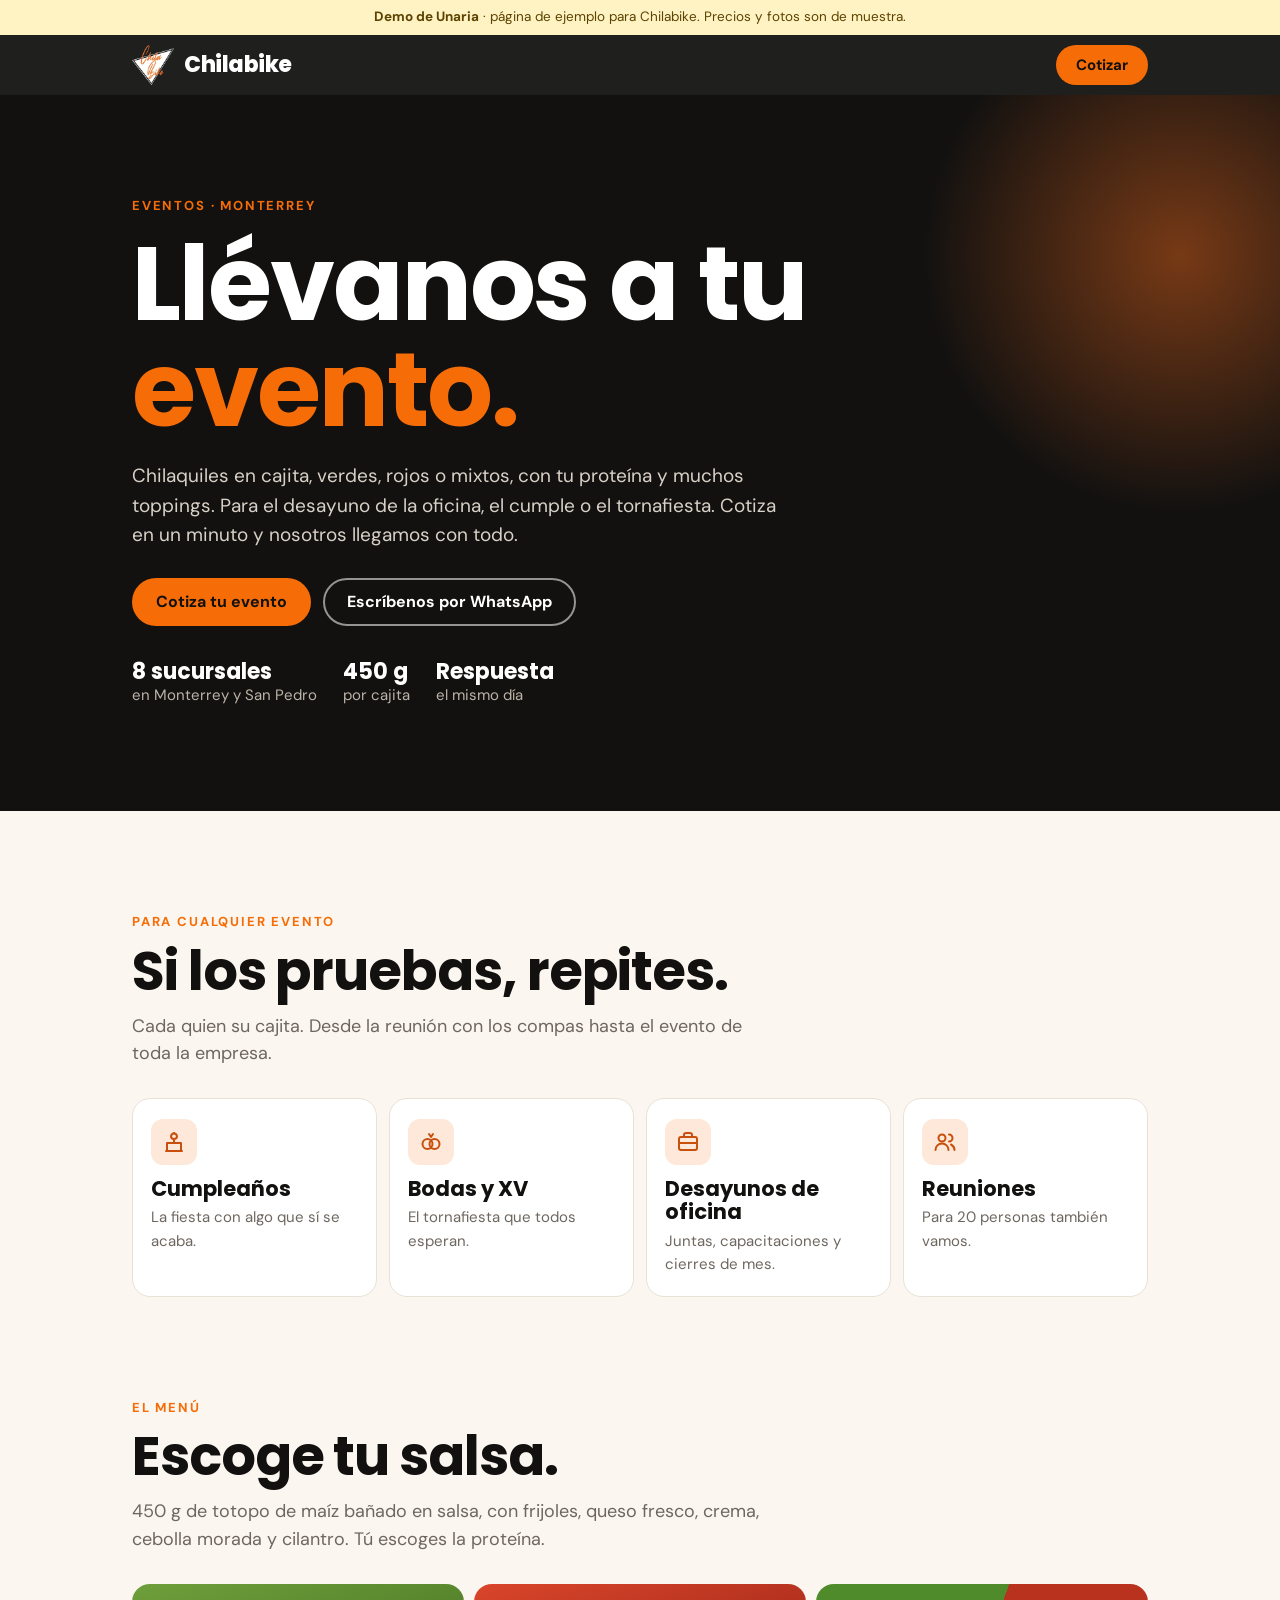
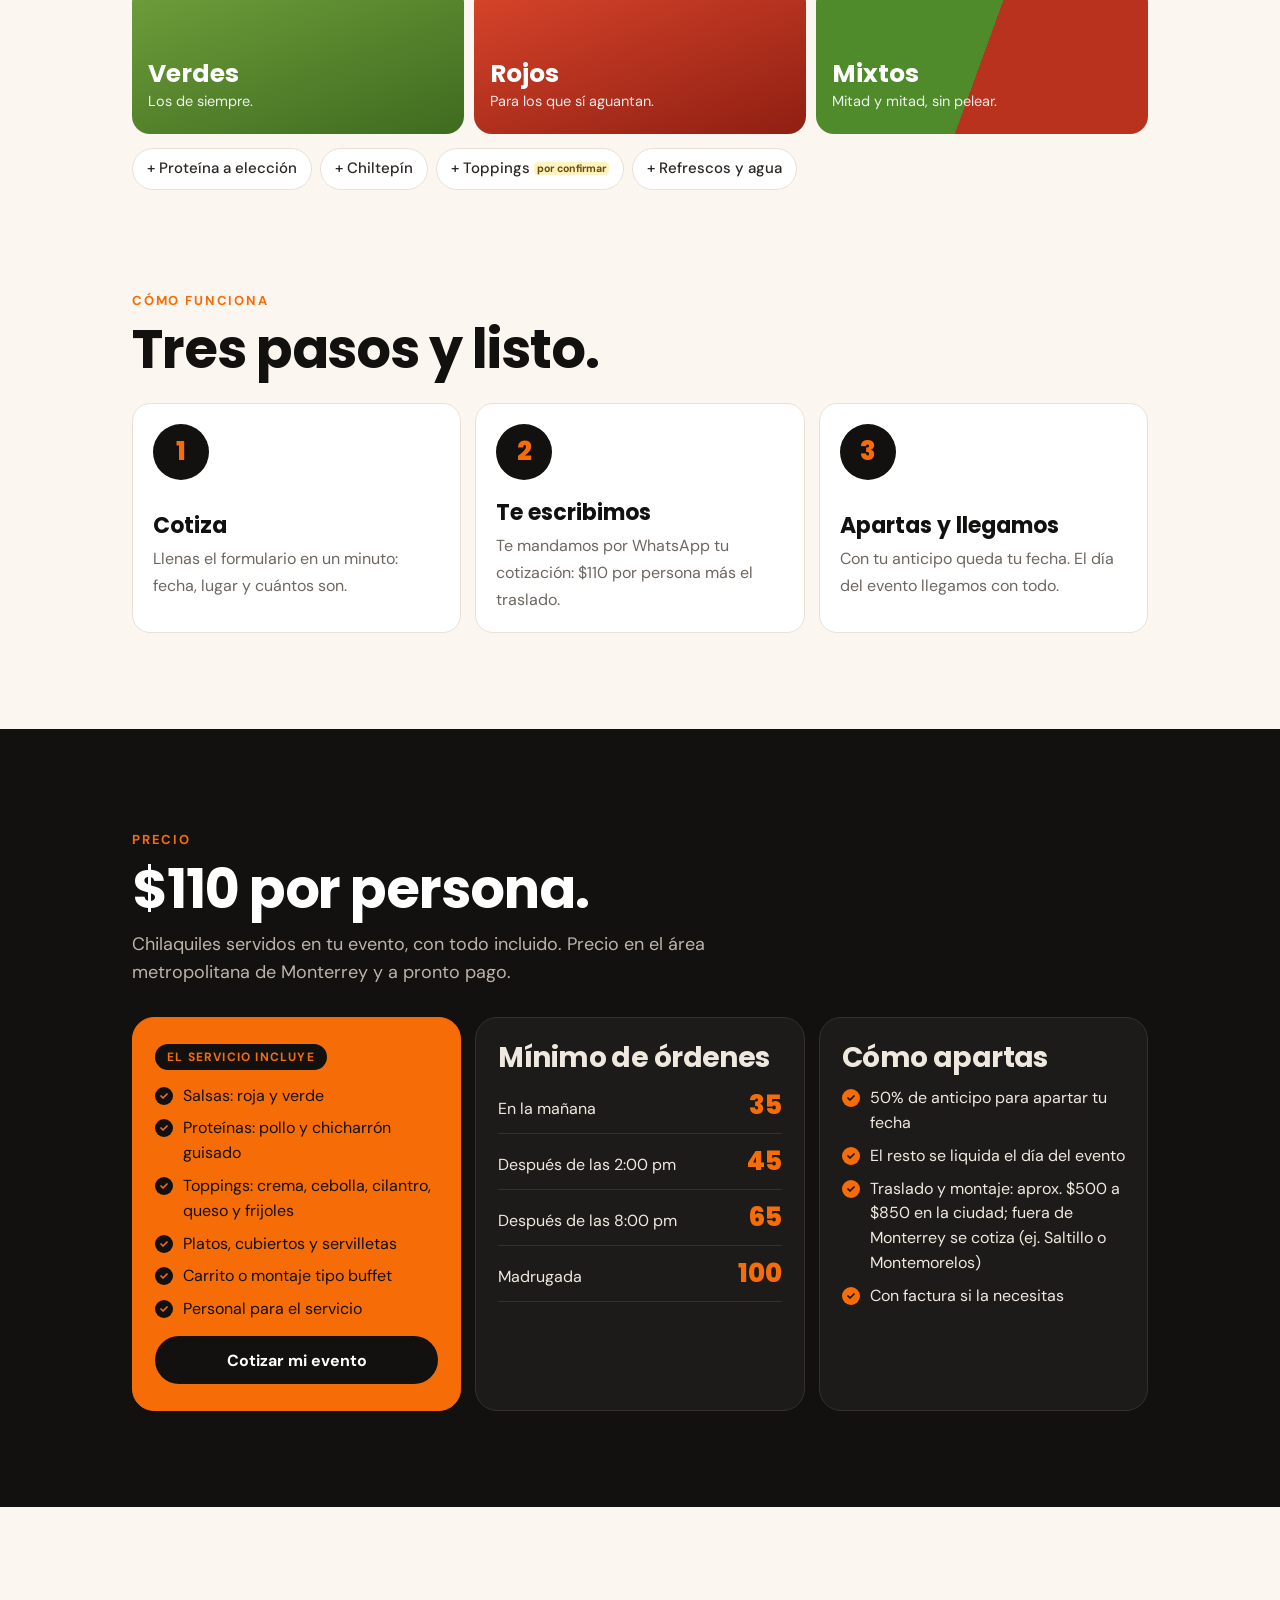
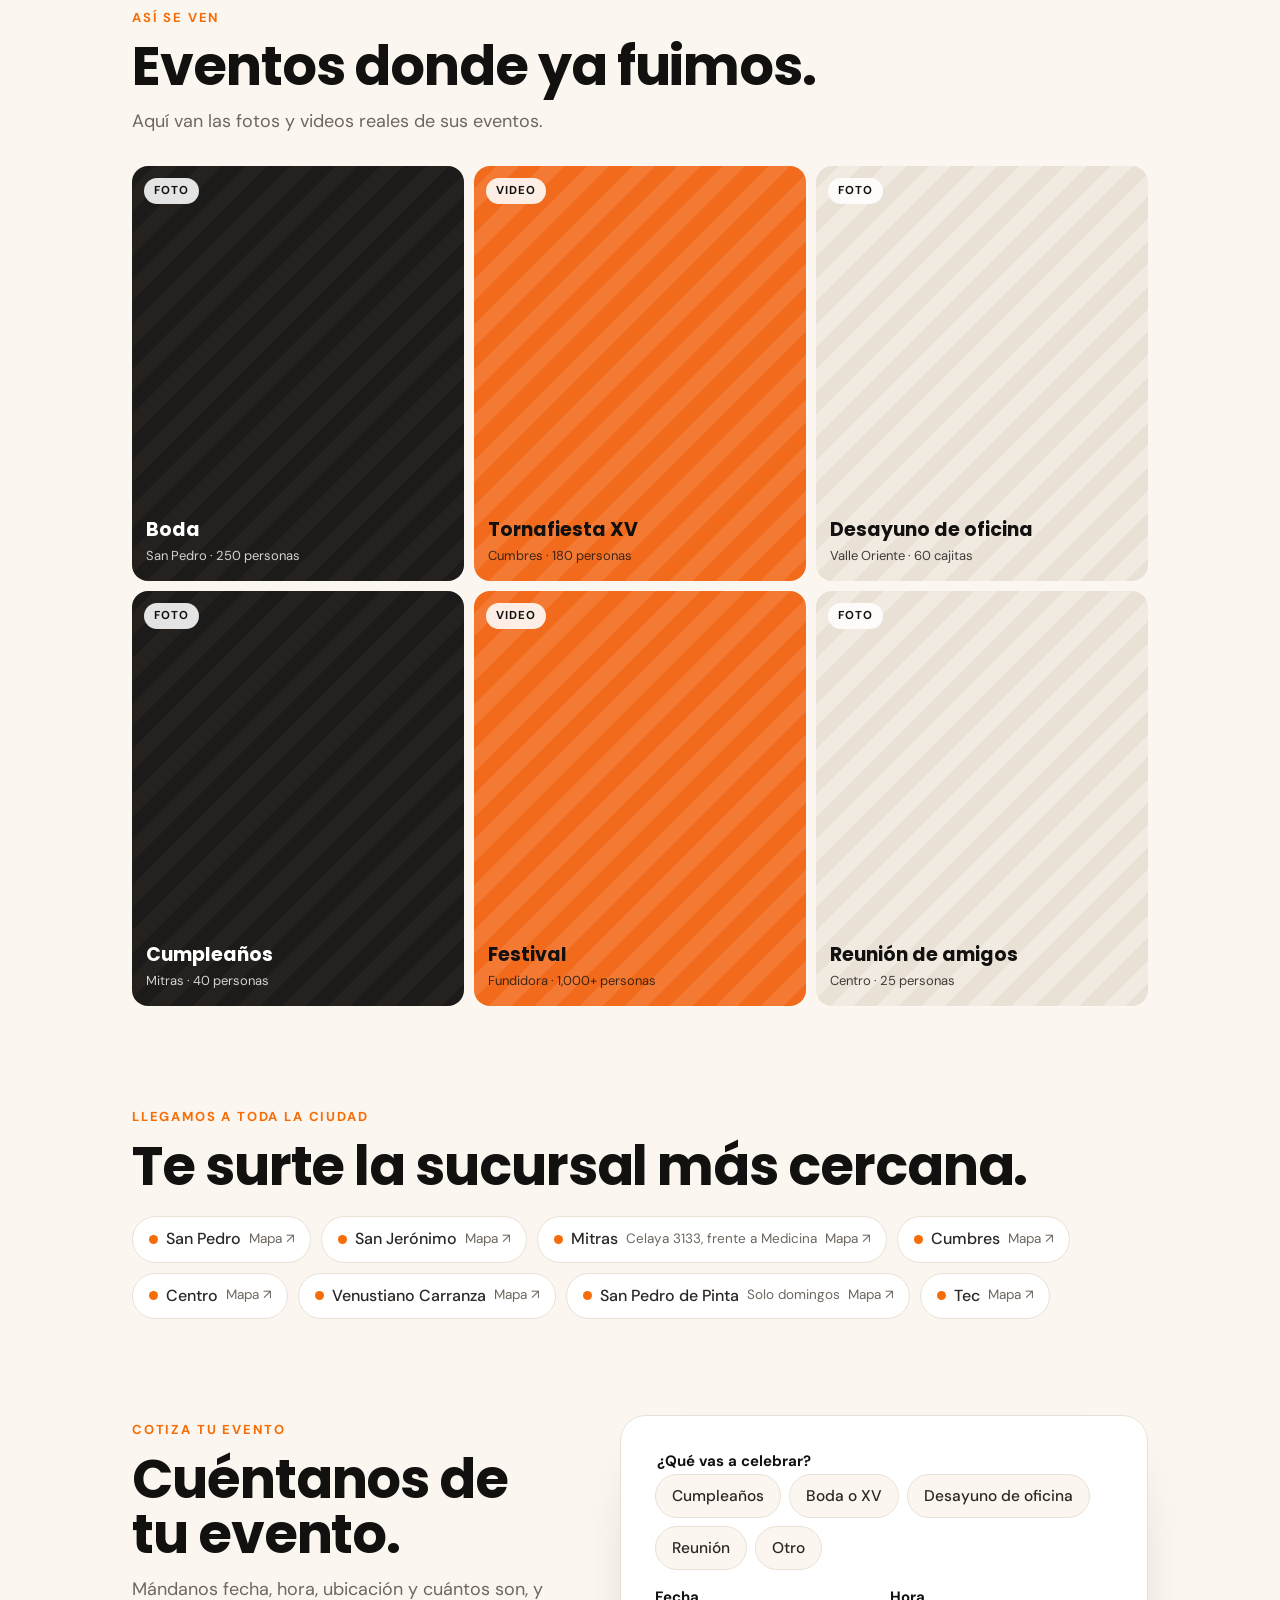
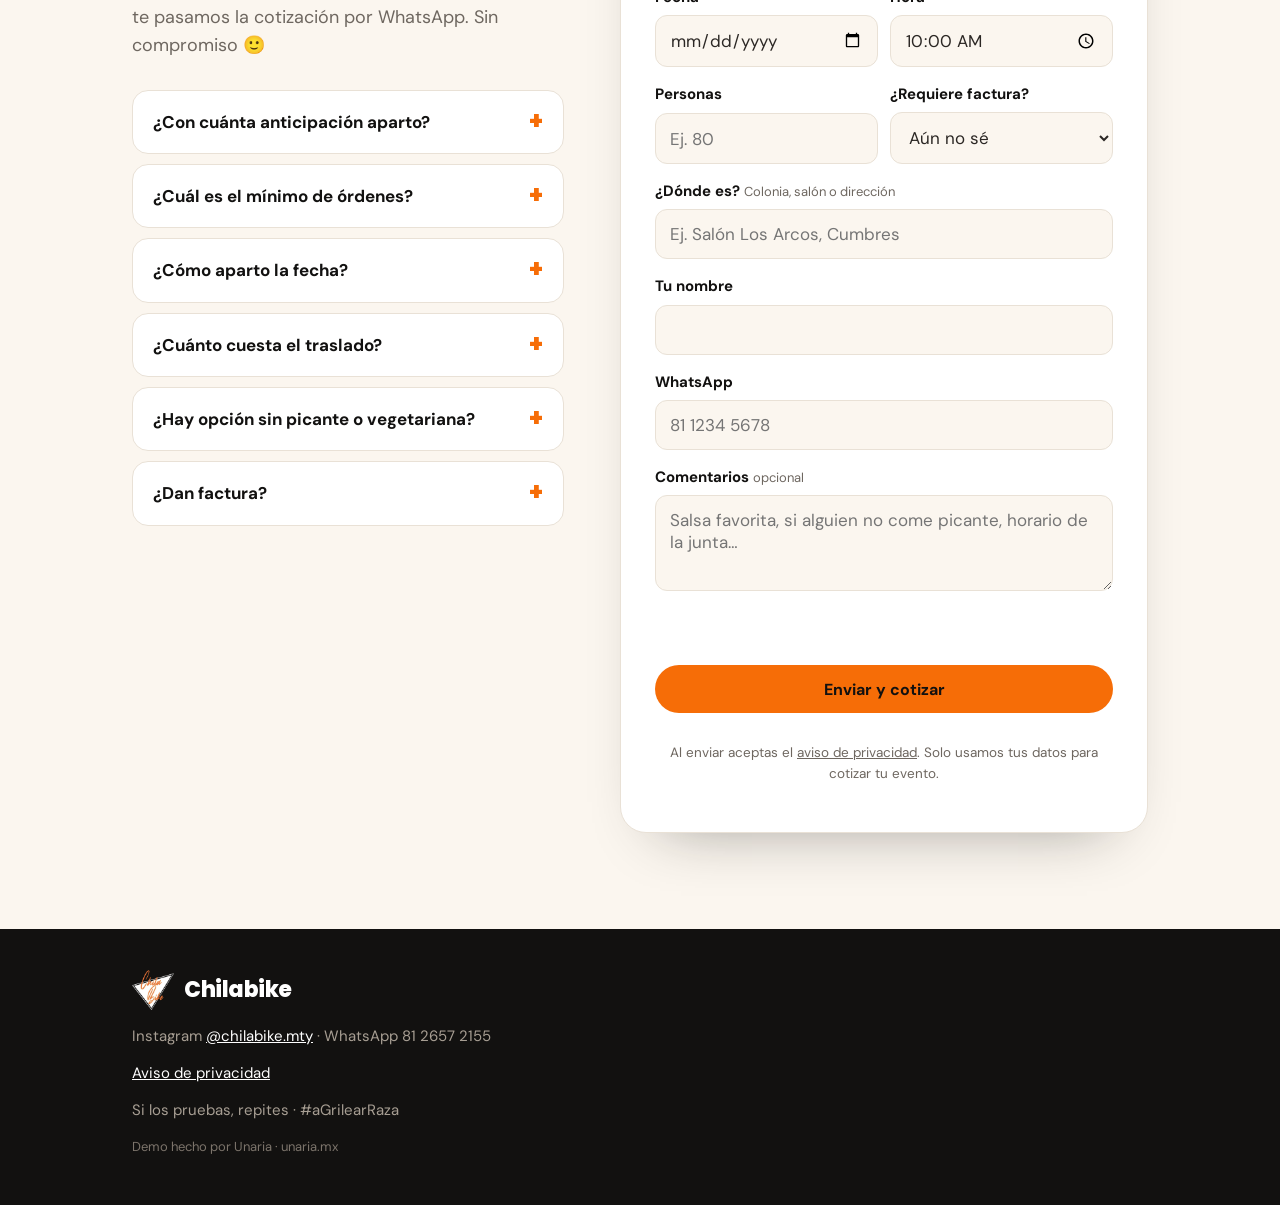
<file: docs/demo/chilabike/index.html>
<!doctype html>
<!-- DEMO de Unaria para Chilabike: página de eventos con datos de ejemplo. No es la página oficial del negocio.
     Lo que se envía en el formulario se guarda solo en este navegador y aparece en el calendario del demo
     (unaria.mx/demo/?demo=chilabike#/eventos). Precio y mínimos: el esquema de eventos de Javier ($110 por persona, mínimos por horario, 50% de anticipo). [__] = pendiente. -->
<html lang="es">
<head>
<meta charset="utf-8">
<meta name="viewport" content="width=device-width, initial-scale=1, viewport-fit=cover">
<title>Chilabike · Eventos (demo)</title>
<meta name="robots" content="noindex, nofollow">
<meta name="description" content="Demo de la página de eventos de Chilabike: cotiza chilaquiles para tu evento.">
<meta name="theme-color" content="#121110">
<meta name="color-scheme" content="light only">
<link rel="preconnect" href="https://fonts.googleapis.com">
<link rel="preconnect" href="https://fonts.gstatic.com" crossorigin>
<link rel="stylesheet" href="https://fonts.googleapis.com/css2?family=Poppins:wght@600;700;800&family=DM+Sans:wght@400;500;700&family=Satisfy&display=swap">
<style>
:root {
  --negro: #121110; --negro-2: #1D1B19; --crema: #FBF6EF; --papel: #FFFFFF; --linea: #E9E1D6;
  --naranja: #F66D07; --naranja-osc: #C9500C; --naranja-suave: #FDE8DA; --texto: #2B2724; --gris: #6E6760;
  --verde-wa: #1F8F55;
  --f-disp: 'Poppins', 'Arial Black', Arial, sans-serif; /* manual de marca: Poppins y Satisfy */
  --f-txt: 'DM Sans', Arial, sans-serif;
  color-scheme: light;
}
* { box-sizing: border-box; }
html { scroll-behavior: smooth; scroll-padding-top: 72px; -webkit-text-size-adjust: 100%; }
body { margin: 0; background: var(--crema); color: var(--texto); font: 400 17px/1.55 var(--f-txt); -webkit-font-smoothing: antialiased; }
img { max-width: 100%; display: block; }
a { color: inherit; }
h1, h2, h3 { font-family: var(--f-disp); color: var(--negro); margin: 0; letter-spacing: -0.02em; line-height: 1.02; }
.c { width: 100%; max-width: 1080px; margin: 0 auto; padding: 0 20px; }

/* banda del demo */
.demo { background: #FFF3C4; color: #5C4300; font-size: 13.5px; text-align: center; padding: 7px 16px; }
.demo b { font-weight: 700; }

/* encabezado */
.top { position: sticky; top: 0; z-index: 20; background: rgba(18,17,16,.94); backdrop-filter: blur(8px); -webkit-backdrop-filter: blur(8px); }
.top .c { display: flex; align-items: center; justify-content: space-between; height: 60px; }
.marca { display: flex; align-items: center; gap: 10px; color: #fff; text-decoration: none; font-family: var(--f-disp); font-weight: 800; font-size: 22px; letter-spacing: -0.02em; }
.marca img { width: 42px; height: 42px; object-fit: contain; display: block; }
.btn { display: inline-flex; align-items: center; justify-content: center; gap: 8px; min-height: 48px; padding: 0 22px; border-radius: 999px; border: 2px solid transparent;
  font: 700 16px var(--f-txt); text-decoration: none; cursor: pointer; transition: transform .15s ease, background .15s ease; }
.btn:active { transform: scale(.97); }
.btn-n { background: var(--naranja); color: var(--negro); }
.btn-n:hover { background: #FF7D30; }
.btn-l { background: transparent; color: #fff; border-color: rgba(255,255,255,.55); }
.btn-wa { background: var(--verde-wa); color: #fff; }
.top .btn { min-height: 40px; padding: 0 18px; font-size: 15px; }

/* portada */
.hero { background: var(--negro); color: #EFE8DF; position: relative; overflow: hidden; }
.hero::after { content: ""; position: absolute; right: -180px; top: -120px; width: 560px; height: 560px; border-radius: 50%;
  background: radial-gradient(circle, rgba(242,107,29,.45), rgba(242,107,29,0) 65%); pointer-events: none; }
.hero .c { position: relative; z-index: 1; padding-top: 56px; padding-bottom: 64px; }
.eti { display: inline-block; font: 700 13px var(--f-txt); letter-spacing: .14em; text-transform: uppercase; color: var(--naranja); }
.hero h1 { color: #fff; font-size: clamp(48px, 13vw, 104px); margin: 14px 0 18px; }
.hero h1 span { color: var(--naranja); }
.hero p.sub { font-size: 19px; max-width: 34em; margin: 0 0 28px; color: #D9D1C7; }
.hero .acc { display: flex; flex-wrap: wrap; gap: 12px; }
.hero .datos { display: flex; flex-wrap: wrap; gap: 10px 26px; margin-top: 34px; font-size: 15px; color: #BDB4A9; }
.hero .datos b { color: #fff; font-family: var(--f-disp); font-size: 22px; display: block; line-height: 1.1; }

section.s { padding: 64px 0; }
.s h2 { font-size: clamp(34px, 8vw, 54px); margin: 10px 0 14px; }
.s p.lead { font-size: 18px; color: var(--gris); margin: 0 0 30px; max-width: 36em; }

/* tipos de evento */
.tipos { display: grid; grid-template-columns: repeat(2, minmax(0,1fr)); gap: 12px; }
.tipo { background: var(--papel); border: 1px solid var(--linea); border-radius: 18px; padding: 20px 18px; display: flex; flex-direction: column; gap: 6px; }
.tipo .ico { width: 46px; height: 46px; border-radius: 12px; background: var(--naranja-suave); display: grid; place-items: center; margin-bottom: 6px; }
.tipo b { font-family: var(--f-disp); font-size: 21px; color: var(--negro); line-height: 1.1; }
.tipo span { font-size: 15px; color: var(--gris); }

/* pasos */
.pasos { display: grid; gap: 14px; counter-reset: p; }
.paso { display: grid; grid-template-columns: 56px 1fr; gap: 16px; align-items: start; background: var(--papel); border: 1px solid var(--linea); border-radius: 18px; padding: 20px; }
.paso::before { counter-increment: p; content: counter(p); width: 56px; height: 56px; border-radius: 50%; background: var(--negro); color: var(--naranja);
  font: 800 26px var(--f-disp); display: grid; place-items: center; }
.paso b { font-family: var(--f-disp); font-size: 22px; color: var(--negro); display: block; margin-bottom: 2px; }
.paso span { color: var(--gris); font-size: 16px; }

/* paquetes */
.oscuro { background: var(--negro); color: #EFE8DF; }
.oscuro h2 { color: #fff; }
.oscuro p.lead { color: #BDB4A9; }
.paqs { display: grid; gap: 14px; }
.paq { background: var(--negro-2); border: 1px solid #34302C; border-radius: 22px; padding: 26px 22px; display: flex; flex-direction: column; gap: 14px; }
.paq.dest { background: var(--naranja); border-color: var(--naranja); color: var(--negro); }
.paq h3 { color: inherit; font-size: 28px; }
.paq .precio { font: 800 34px var(--f-disp); letter-spacing: -0.02em; }
.paq .precio small { font: 500 15px var(--f-txt); opacity: .8; }
.paq ul { list-style: none; padding: 0; margin: 0; display: grid; gap: 8px; font-size: 16px; }
.paq li { display: flex; gap: 10px; align-items: flex-start; }
.paq li::before { content: ""; flex: none; width: 18px; height: 18px; margin-top: 3px; border-radius: 50%; background: var(--naranja) url("data:image/svg+xml,%3Csvg xmlns='http://www.w3.org/2000/svg' viewBox='0 0 24 24' fill='none' stroke='%23121110' stroke-width='3.4' stroke-linecap='round' stroke-linejoin='round'%3E%3Cpath d='m6 12 4 4 8-8'/%3E%3C/svg%3E") center/12px no-repeat; }
.paq.dest li::before { background-color: var(--negro); background-image: url("data:image/svg+xml,%3Csvg xmlns='http://www.w3.org/2000/svg' viewBox='0 0 24 24' fill='none' stroke='%23F26B1D' stroke-width='3.4' stroke-linecap='round' stroke-linejoin='round'%3E%3Cpath d='m6 12 4 4 8-8'/%3E%3C/svg%3E"); }
.paq .pill { align-self: flex-start; font: 700 12px var(--f-txt); letter-spacing: .1em; text-transform: uppercase; background: var(--negro); color: var(--naranja); border-radius: 999px; padding: 5px 12px; }
.paq .btn { margin-top: auto; }
.paq ul.minimos li::before { display: none; }
.paq ul.minimos li { justify-content: space-between; align-items: baseline; border-bottom: 1px solid #34302C; padding-bottom: 8px; }
.paq ul.minimos b { font: 800 26px var(--f-disp); color: var(--naranja); }
.paq.dest .btn-n { background: var(--negro); color: #fff; }
.pend { background: #FFF3C4; color: #6B4E00; border-radius: 4px; padding: 0 .3em; font-family: var(--f-txt); font-weight: 700; font-size: .7em; vertical-align: .15em; letter-spacing: 0; }
.nota-paq { font-size: 14px; color: #8F867B; margin-top: 18px; }

/* galería */
.gal { display: grid; grid-template-columns: repeat(2, minmax(0,1fr)); gap: 10px; }
.foto { aspect-ratio: 4 / 5; border-radius: 16px; position: relative; overflow: hidden; display: flex; align-items: flex-end; padding: 14px;
  background: repeating-linear-gradient(135deg, #1D1B19 0 16px, #24211E 16px 32px); color: #fff; }
.foto:nth-child(3n+2) { background: repeating-linear-gradient(135deg, #F26B1D 0 16px, #F47A33 16px 32px); color: var(--negro); }
.foto:nth-child(3n) { background: repeating-linear-gradient(135deg, #E9E1D6 0 16px, #F1EAE0 16px 32px); color: var(--negro); }
.foto b { font-family: var(--f-disp); font-size: 19px; line-height: 1.1; display: block; }
.foto small { font-size: 13px; opacity: .8; }
.foto .tag { position: absolute; top: 12px; left: 12px; font-size: 11.5px; font-weight: 700; letter-spacing: .08em; text-transform: uppercase; background: rgba(255,255,255,.88); color: var(--negro); border-radius: 999px; padding: 4px 10px; }

/* sucursales */
.sucs { display: flex; flex-wrap: wrap; gap: 10px; }
.suc { background: var(--papel); border: 1px solid var(--linea); border-radius: 999px; padding: 10px 16px; font-weight: 500; font-size: 16px; display: inline-flex; gap: 8px; align-items: center; }
.suc { color: inherit; text-decoration: none; } a.suc:hover { border-color: var(--naranja); }
.suc small { color: var(--gris); font-size: 13.5px; font-weight: 400; }
.salsas { display: grid; grid-template-columns: repeat(3, minmax(0,1fr)); gap: 10px; }
.salsa { border-radius: 18px; padding: 22px 16px; display: flex; flex-direction: column; gap: 4px; min-height: 150px; justify-content: flex-end; color: #fff; }
.salsa b { font-family: var(--f-disp); font-size: 25px; color: inherit; line-height: 1; }
.salsa span { font-size: 14.5px; opacity: .9; }
.salsa.verde { background: linear-gradient(160deg, #6E9F3B, #3F6B1F); }
.salsa.roja { background: linear-gradient(160deg, #D9452B, #8F1F12); }
.salsa.mixta { background: linear-gradient(110deg, #4F8A2B 0 50%, #B8321D 50% 100%); }
.extras { display: flex; flex-wrap: wrap; gap: 8px; margin-top: 14px; }
.extras > span { background: var(--papel); border: 1px solid var(--linea); border-radius: 999px; padding: 8px 14px; font-size: 15px; font-weight: 500; }
.suc::before { content: ""; width: 9px; height: 9px; border-radius: 50%; background: var(--naranja); }

/* preguntas */
.faq { display: grid; gap: 10px; }
.faq details { background: var(--papel); border: 1px solid var(--linea); border-radius: 16px; padding: 0 20px; }
.faq summary { cursor: pointer; list-style: none; padding: 18px 0; font-weight: 700; font-size: 17px; display: flex; justify-content: space-between; gap: 14px; color: var(--negro); }
.faq summary::-webkit-details-marker { display: none; }
.faq summary::after { content: "+"; font: 800 24px/1 var(--f-disp); color: var(--naranja); }
.faq details[open] summary::after { content: "–"; }
.faq details p { margin: 0 0 18px; color: var(--gris); }

/* formulario */
.form-caja { background: var(--papel); border-radius: 26px; padding: 26px 20px; border: 1px solid var(--linea); box-shadow: 0 30px 60px -40px rgba(18,17,16,.45); }
form { display: grid; gap: 16px; }
.campo { display: grid; gap: 6px; }
.campo > span, fieldset legend { font-weight: 700; font-size: 15px; color: var(--negro); }
.campo small { color: var(--gris); font-size: 13px; font-weight: 400; }
input, select, textarea { width: 100%; min-width: 0; font: 400 17px var(--f-txt); color: var(--texto); background: var(--crema); border: 1.5px solid var(--linea); border-radius: 12px; padding: 13px 14px; }
input:focus, select:focus, textarea:focus { outline: none; border-color: var(--naranja); background: #fff; box-shadow: 0 0 0 4px rgba(242,107,29,.18); }
textarea { min-height: 96px; resize: vertical; }
.dos { display: grid; grid-template-columns: minmax(0,1fr) minmax(0,1fr); gap: 12px; }
fieldset { border: 0; padding: 0; margin: 0; display: grid; gap: 8px; }
.chips { display: flex; flex-wrap: wrap; gap: 8px; }
.chips label { position: relative; }
.chips input { position: absolute; opacity: 0; inset: 0; cursor: pointer; }
.chips span { display: inline-flex; min-height: 44px; align-items: center; padding: 0 16px; border-radius: 999px; border: 1.5px solid var(--linea); background: var(--crema); font-weight: 500; font-size: 15.5px; transition: all .15s; }
.chips input:checked + span { background: var(--negro); color: #fff; border-color: var(--negro); }
.chips input:focus-visible + span { box-shadow: 0 0 0 4px rgba(242,107,29,.3); }
.form-pie { font-size: 13.5px; color: var(--gris); text-align: center; }
.error { color: #B42318; font-size: 14px; font-weight: 600; min-height: 1em; }

/* gracias */
.gracias { display: none; gap: 18px; }
.gracias.on { display: grid; animation: sube .4s ease both; }
@keyframes sube { from { opacity: 0; transform: translateY(10px); } to { opacity: 1; transform: none; } }
.gracias h3 { font-size: 32px; }
.gracias .ok { width: 64px; height: 64px; border-radius: 50%; background: var(--naranja); display: grid; place-items: center; }
.aviso-javi { background: #EFEAE2; border-radius: 18px; padding: 16px; display: grid; gap: 10px; }
.aviso-javi .t { font: 700 12.5px var(--f-txt); letter-spacing: .1em; text-transform: uppercase; color: #6B5F52; }
.burbuja { background: #fff; border-radius: 4px 14px 14px 14px; padding: 12px 14px; font-size: 15px; line-height: 1.45; box-shadow: 0 1px 1px rgba(0,0,0,.08); white-space: pre-line; }
.burbuja small { display: block; color: #8A8178; font-size: 12px; margin-top: 4px; text-align: right; }

/* pie */
footer { background: var(--negro); color: #A79E93; padding: 40px 0 110px; font-size: 15px; }
footer .c { display: grid; gap: 14px; }
footer a { color: #fff; }
footer .unaria { font-size: 13px; color: #7C746B; }

/* botón flotante */
.flota { position: fixed; z-index: 30; left: 16px; right: 16px; bottom: calc(14px + env(safe-area-inset-bottom, 0px)); display: flex; gap: 10px; transition: opacity .2s, transform .2s; }
.flota .btn { flex: 1; box-shadow: 0 14px 30px -12px rgba(0,0,0,.55); }
.flota.fuera { opacity: 0; transform: translateY(20px); pointer-events: none; }

.toast { position: fixed; z-index: 50; left: 50%; bottom: 90px; transform: translateX(-50%) translateY(20px); opacity: 0; background: var(--negro); color: #fff; padding: 12px 18px; border-radius: 12px; font-size: 15px; max-width: calc(100% - 32px); transition: all .25s; pointer-events: none; }
.toast.on { opacity: 1; transform: translateX(-50%); }

@media (min-width: 760px) {
  .c { padding: 0 32px; }
  .hero .c { padding-top: 96px; padding-bottom: 104px; }
  section.s { padding: 96px 0; }
  .tipos { grid-template-columns: repeat(4, minmax(0,1fr)); }
  .pasos { grid-template-columns: repeat(3, minmax(0,1fr)); }
  .paso { grid-template-columns: 1fr; }
  .paqs { grid-template-columns: repeat(3, minmax(0,1fr)); }
  .gal { grid-template-columns: repeat(3, minmax(0,1fr)); }
  .cot { display: grid; grid-template-columns: minmax(0, .9fr) minmax(0, 1.1fr); gap: 56px; align-items: start; }
  .form-caja { padding: 34px; }
  .flota { display: none; }
  footer { padding-bottom: 48px; }
}
</style>
</head>
<body>

<div class="demo"><b>Demo de Unaria</b> · página de ejemplo para Chilabike. Precios y fotos son de muestra.</div>

<header class="top">
  <div class="c">
    <a class="marca" href="#"><img src="../img/clientes/chilabike-logo.png" alt="">Chilabike</a>
    <a class="btn btn-n" href="#cotiza">Cotizar</a>
  </div>
</header>

<main>
<section class="hero">
  <div class="c">
    <span class="eti">Eventos · Monterrey</span>
    <h1>Llévanos a tu <span>evento.</span></h1>
    <p class="sub">Chilaquiles en cajita, verdes, rojos o mixtos, con tu proteína y muchos toppings. Para el desayuno de la oficina, el cumple o el tornafiesta. Cotiza en un minuto y nosotros llegamos con todo.</p>
    <div class="acc">
      <a class="btn btn-n" href="#cotiza">Cotiza tu evento</a>
      <a class="btn btn-l" href="#" data-wa>Escríbenos por WhatsApp</a>
    </div>
    <div class="datos">
      <div><b>8 sucursales</b>en Monterrey y San Pedro</div>
      <div><b>450 g</b>por cajita</div>
      <div><b>Respuesta</b>el mismo día</div>
    </div>
  </div>
</section>

<section class="s">
  <div class="c">
    <span class="eti">Para cualquier evento</span>
    <h2>Si los pruebas, repites.</h2>
    <p class="lead">Cada quien su cajita. Desde la reunión con los compas hasta el evento de toda la empresa.</p>
    <div class="tipos">
      <div class="tipo"><div class="ico"><svg width="24" height="24" viewBox="0 0 24 24" fill="none" stroke="#C9500C" stroke-width="2" stroke-linecap="round" stroke-linejoin="round"><path d="M4 21h16M5 21v-8h14v8M12 13V9M9 6c0-1.5 3-3 3-3s3 1.5 3 3a3 3 0 0 1-6 0z"/></svg></div><b>Cumpleaños</b><span>La fiesta con algo que sí se acaba.</span></div>
      <div class="tipo"><div class="ico"><svg width="24" height="24" viewBox="0 0 24 24" fill="none" stroke="#C9500C" stroke-width="2" stroke-linecap="round" stroke-linejoin="round"><circle cx="8.5" cy="14" r="5"/><circle cx="15.5" cy="14" r="5"/><path d="M10 4l2 3 2-3"/></svg></div><b>Bodas y XV</b><span>El tornafiesta que todos esperan.</span></div>
      <div class="tipo"><div class="ico"><svg width="24" height="24" viewBox="0 0 24 24" fill="none" stroke="#C9500C" stroke-width="2" stroke-linecap="round" stroke-linejoin="round"><rect x="3" y="7" width="18" height="13" rx="2"/><path d="M8 7V5a2 2 0 0 1 2-2h4a2 2 0 0 1 2 2v2M3 13h18"/></svg></div><b>Desayunos de oficina</b><span>Juntas, capacitaciones y cierres de mes.</span></div>
      <div class="tipo"><div class="ico"><svg width="24" height="24" viewBox="0 0 24 24" fill="none" stroke="#C9500C" stroke-width="2" stroke-linecap="round" stroke-linejoin="round"><circle cx="9" cy="8" r="3.5"/><path d="M2.5 20a6.5 6.5 0 0 1 13 0M16 4.5a3.5 3.5 0 0 1 0 7M18 14.5a6.5 6.5 0 0 1 3.5 5.5"/></svg></div><b>Reuniones</b><span>Para 20 personas también vamos.</span></div>
    </div>
  </div>
</section>

<section class="s" style="padding-top:0">
  <div class="c">
    <span class="eti">El menú</span>
    <h2>Escoge tu salsa.</h2>
    <p class="lead">450 g de totopo de maíz bañado en salsa, con frijoles, queso fresco, crema, cebolla morada y cilantro. Tú escoges la proteína.</p>
    <div class="salsas">
      <div class="salsa verde"><b>Verdes</b><span>Los de siempre.</span></div>
      <div class="salsa roja"><b>Rojos</b><span>Para los que sí aguantan.</span></div>
      <div class="salsa mixta"><b>Mixtos</b><span>Mitad y mitad, sin pelear.</span></div>
    </div>
    <div class="extras"><span>+ Proteína a elección</span><span>+ Chiltepín</span><span>+ Toppings <span class="pend">por confirmar</span></span><span>+ Refrescos y agua</span></div>
  </div>
</section>

<section class="s" style="padding-top:0">
  <div class="c">
    <span class="eti">Cómo funciona</span>
    <h2>Tres pasos y listo.</h2>
    <div class="pasos" style="margin-top:26px">
      <div class="paso"><div><b>Cotiza</b><span>Llenas el formulario en un minuto: fecha, lugar y cuántos son.</span></div></div>
      <div class="paso"><div><b>Te escribimos</b><span>Te mandamos por WhatsApp tu cotización: $110 por persona más el traslado.</span></div></div>
      <div class="paso"><div><b>Apartas y llegamos</b><span>Con tu anticipo queda tu fecha. El día del evento llegamos con todo.</span></div></div>
    </div>
  </div>
</section>

<section class="s oscuro">
  <div class="c">
    <span class="eti">Precio</span>
    <h2>$110 por persona.</h2>
    <p class="lead">Chilaquiles servidos en tu evento, con todo incluido. Precio en el área metropolitana de Monterrey y a pronto pago.</p>
    <div class="paqs">
      <div class="paq dest">
        <span class="pill">El servicio incluye</span>
        <ul><li>Salsas: roja y verde</li><li>Proteínas: pollo y chicharrón guisado</li><li>Toppings: crema, cebolla, cilantro, queso y frijoles</li><li>Platos, cubiertos y servilletas</li><li>Carrito o montaje tipo buffet</li><li>Personal para el servicio</li></ul>
        <a class="btn btn-n" href="#cotiza">Cotizar mi evento</a>
      </div>
      <div class="paq">
        <h3>Mínimo de órdenes</h3>
        <ul class="minimos"><li><span>En la mañana</span><b>35</b></li><li><span>Después de las 2:00 pm</span><b>45</b></li><li><span>Después de las 8:00 pm</span><b>65</b></li><li><span>Madrugada</span><b>100</b></li></ul>
      </div>
      <div class="paq">
        <h3>Cómo apartas</h3>
        <ul><li>50% de anticipo para apartar tu fecha</li><li>El resto se liquida el día del evento</li><li>Traslado y montaje: aprox. $500 a $850 en la ciudad; fuera de Monterrey se cotiza (ej. Saltillo o Montemorelos)</li><li>Con factura si la necesitas</li></ul>
      </div>
    </div>
  </div>
</section>

<section class="s">
  <div class="c">
    <span class="eti">Así se ven</span>
    <h2>Eventos donde ya fuimos.</h2>
    <p class="lead">Aquí van las fotos y videos reales de sus eventos.</p>
    <div class="gal">
      <div class="foto"><span class="tag">Foto</span><div><b>Boda</b><small>San Pedro · 250 personas</small></div></div>
      <div class="foto"><span class="tag">Video</span><div><b>Tornafiesta XV</b><small>Cumbres · 180 personas</small></div></div>
      <div class="foto"><span class="tag">Foto</span><div><b>Desayuno de oficina</b><small>Valle Oriente · 60 cajitas</small></div></div>
      <div class="foto"><span class="tag">Foto</span><div><b>Cumpleaños</b><small>Mitras · 40 personas</small></div></div>
      <div class="foto"><span class="tag">Video</span><div><b>Festival</b><small>Fundidora · 1,000+ personas</small></div></div>
      <div class="foto"><span class="tag">Foto</span><div><b>Reunión de amigos</b><small>Centro · 25 personas</small></div></div>
    </div>
  </div>
</section>

<section class="s" style="padding-top:0">
  <div class="c">
    <span class="eti">Llegamos a toda la ciudad</span>
    <h2>Te surte la sucursal más cercana.</h2>
    <div class="sucs" style="margin-top:22px">
      <a class="suc" href="https://maps.app.goo.gl/K9raaonPuX851hHSA" target="_blank" rel="noopener">San Pedro <small>Mapa ↗</small></a><a class="suc" href="https://maps.app.goo.gl/eVBVrVha2xWyrFS67" target="_blank" rel="noopener">San Jerónimo <small>Mapa ↗</small></a><a class="suc" href="https://goo.gl/maps/dNdRETziyLy7Ge476" target="_blank" rel="noopener">Mitras <small>Celaya 3133, frente a Medicina</small> <small>Mapa ↗</small></a><a class="suc" href="https://maps.app.goo.gl/Qtzb6orMnviqnAvw8" target="_blank" rel="noopener">Cumbres <small>Mapa ↗</small></a><a class="suc" href="https://maps.app.goo.gl/eksbWVScQesS8kX4A" target="_blank" rel="noopener">Centro <small>Mapa ↗</small></a><a class="suc" href="https://maps.google.com/?q=25.679914,-100.330696" target="_blank" rel="noopener">Venustiano Carranza <small>Mapa ↗</small></a><a class="suc" href="https://maps.google.com/?q=25.655132,-100.371178" target="_blank" rel="noopener">San Pedro de Pinta <small>Solo domingos</small> <small>Mapa ↗</small></a><a class="suc" href="https://maps.app.goo.gl/E7GQjaJzuw98ogmbA" target="_blank" rel="noopener">Tec <small>Mapa ↗</small></a>
    </div>
  </div>
</section>

<section class="s" id="cotiza" style="padding-top:0">
  <div class="c cot">
    <div>
      <span class="eti">Cotiza tu evento</span>
      <h2>Cuéntanos de tu evento.</h2>
      <p class="lead">Mándanos fecha, hora, ubicación y cuántos son, y te pasamos la cotización por WhatsApp. Sin compromiso 🙂</p>
      <div class="faq">
        <details><summary>¿Con cuánta anticipación aparto?</summary><p>Lo ideal es con [__] semanas. Si es para esta semana, escríbenos y vemos si hay lugar.</p></details>
        <details><summary>¿Cuál es el mínimo de órdenes?</summary><p>Depende del horario: 35 en la mañana, 45 después de las 2:00 pm, 65 después de las 8:00 pm y 100 en la madrugada. Para grupos más chicos te recomendamos pedir a domicilio.</p></details>
        <details><summary>¿Cómo aparto la fecha?</summary><p>Con el 50% de anticipo. El resto se liquida el día del evento.</p></details>
        <details><summary>¿Cuánto cuesta el traslado?</summary><p>En el área metropolitana de Monterrey anda entre $500 y $850 según la zona. En carretera o afueras, y fuera de la ciudad (Saltillo, Montemorelos…), se cotiza aparte. Mándanos tu ubicación y te lo confirmamos. El precio de $110 por persona es para el área metropolitana y a pronto pago.</p></details>
        <details><summary>¿Hay opción sin picante o vegetariana?</summary><p>Sí. Las salsas pueden ir aparte y se pueden servir sin proteína.</p></details>
        <details><summary>¿Dan factura?</summary><p>Sí. Márcalo en el formulario y la tenemos lista.</p></details>
      </div>
    </div>

    <div class="form-caja">
      <form id="f" novalidate>
        <fieldset>
          <legend>¿Qué vas a celebrar?</legend>
          <div class="chips" id="tipos">
            <label><input type="radio" name="tipo" value="Cumpleaños"><span>Cumpleaños</span></label>
            <label><input type="radio" name="tipo" value="Boda o XV"><span>Boda o XV</span></label>
            <label><input type="radio" name="tipo" value="Desayuno de oficina"><span>Desayuno de oficina</span></label>
            <label><input type="radio" name="tipo" value="Reunión"><span>Reunión</span></label>
            <label><input type="radio" name="tipo" value="Otro"><span>Otro</span></label>
          </div>
        </fieldset>
        <div class="dos">
          <label class="campo"><span>Fecha</span><input type="date" name="fecha" required></label>
          <label class="campo"><span>Hora</span><input type="time" name="hora" value="10:00"></label>
        </div>
        <div class="dos">
          <label class="campo"><span>Personas</span><input type="number" name="personas" inputmode="numeric" min="1" placeholder="Ej. 80" required></label>
          <label class="campo"><span>¿Requiere factura?</span>
            <select name="factura"><option value="">Aún no sé</option><option value="si">Sí</option><option value="no">No</option></select></label>
        </div>
        <label class="campo"><span>¿Dónde es? <small>Colonia, salón o dirección</small></span><input type="text" name="direccion" placeholder="Ej. Salón Los Arcos, Cumbres" required></label>
        <label class="campo"><span>Tu nombre</span><input type="text" name="nombre" autocomplete="name" required></label>
        <label class="campo"><span>WhatsApp</span><input type="tel" name="telefono" inputmode="tel" autocomplete="tel" placeholder="81 1234 5678" required></label>
        <label class="campo"><span>Comentarios <small>opcional</small></span><textarea name="comentarios" placeholder="Salsa favorita, si alguien no come picante, horario de la junta…"></textarea></label>
        <p class="error" id="err" role="alert"></p>
        <button class="btn btn-n" type="submit" style="width:100%">Enviar y cotizar</button>
        <p class="form-pie">Al enviar aceptas el <a href="#" data-pendiente>aviso de privacidad</a>. Solo usamos tus datos para cotizar tu evento.</p>
      </form>

      <div class="gracias" id="gracias" aria-live="polite">
        <div class="ok"><svg width="30" height="30" viewBox="0 0 24 24" fill="none" stroke="#121110" stroke-width="3" stroke-linecap="round" stroke-linejoin="round"><path d="m5 12 5 5 9-10"/></svg></div>
        <h3 id="g-titulo">¡Listo!</h3>
        <p style="margin:0;color:var(--gris)">Recibimos tu solicitud. Te escribimos por WhatsApp hoy mismo con tu cotización.</p>
        <div class="aviso-javi">
          <span class="t">Demo · así le llega a Javier</span>
          <div class="burbuja" id="g-aviso"></div>
        </div>
        <a class="btn btn-n" href="../?demo=chilabike#/eventos" style="width:100%">Ver la solicitud en el calendario</a>
        <button class="btn" type="button" id="otra" style="background:transparent;border-color:var(--linea)">Enviar otra solicitud</button>
      </div>
    </div>
  </div>
</section>
</main>

<footer>
  <div class="c">
    <a class="marca" href="#"><img src="../img/clientes/chilabike-logo.png" alt="">Chilabike</a>
    <div>Instagram <a href="https://www.instagram.com/chilabike.mty/" target="_blank" rel="noopener">@chilabike.mty</a> · WhatsApp 81 2657 2155</div>
    <div><a href="#" data-pendiente>Aviso de privacidad</a></div>
    <div>Si los pruebas, repites · #aGrilearRaza</div>
    <div class="unaria">Demo hecho por Unaria · unaria.mx</div>
  </div>
</footer>

<div class="flota" id="flota">
  <a class="btn btn-wa" href="#" data-wa aria-label="WhatsApp"><svg width="20" height="20" viewBox="0 0 24 24" fill="none" stroke="currentColor" stroke-width="2" stroke-linecap="round" stroke-linejoin="round"><path d="M20 11.5a8.5 8.5 0 0 1-12.6 7.4L3 20l1.2-4.2A8.5 8.5 0 1 1 20 11.5z"/></svg>WhatsApp</a>
  <a class="btn btn-n" href="#cotiza">Cotizar evento</a>
</div>
<div class="toast" id="toast" role="status"></div>

<script>
// ---------- configuración (al publicar la página real) ----------
var CONFIG = {
  demo: true,                    // en la página real: false (el formulario manda a la base de Chilabike)
  whatsapp: '528126572155',      // número de eventos
  pixelMeta: '',                 // ID del píxel de Meta (Instagram y Facebook)
  googleTag: '',                 // ID de Google Ads / Analytics (AW-… o G-…)
  guardarEn: ''                  // en la página real: función de Supabase de Chilabike que crea el evento
};
var CLAVE = 'chilabike-demo-solicitudes';

// Píxel de Meta y etiqueta de Google: se cargan solo si tienen ID
if (CONFIG.pixelMeta) {
  !function(f,b,e,v,n,t,s){if(f.fbq)return;n=f.fbq=function(){n.callMethod?n.callMethod.apply(n,arguments):n.queue.push(arguments)};if(!f._fbq)f._fbq=n;n.push=n;n.loaded=!0;n.version='2.0';n.queue=[];t=b.createElement(e);t.async=!0;t.src=v;s=b.getElementsByTagName(e)[0];s.parentNode.insertBefore(t,s)}(window,document,'script','https://connect.facebook.net/en_US/fbevents.js');
  fbq('init', CONFIG.pixelMeta); fbq('track', 'PageView');
}
if (CONFIG.googleTag) {
  var gs = document.createElement('script'); gs.async = true; gs.src = 'https://www.googletagmanager.com/gtag/js?id=' + CONFIG.googleTag; document.head.appendChild(gs);
  window.dataLayer = window.dataLayer || []; window.gtag = function(){ dataLayer.push(arguments); }; gtag('js', new Date()); gtag('config', CONFIG.googleTag);
}

// De qué anuncio vino la persona (UTM, o el clic de Google / Meta)
var origen = (function () {
  var p = new URLSearchParams(location.search), o = {};
  ['utm_source','utm_medium','utm_campaign','utm_content','utm_term','gclid','fbclid'].forEach(function (k) { if (p.get(k)) o[k] = p.get(k).slice(0, 120); });
  try { if (Object.keys(o).length) sessionStorage.setItem('chb-utm', JSON.stringify(o)); else o = JSON.parse(sessionStorage.getItem('chb-utm') || '{}'); } catch (e) {}
  return o;
})();
function canal() {
  var s = (origen.utm_source || '').toLowerCase();
  if (origen.gclid || /google/.test(s)) return 'Google';
  if (/insta|^ig$/.test(s)) return 'Instagram';
  if (origen.fbclid || /face|^fb$|meta/.test(s)) return 'Facebook';
  if (/whats/.test(s)) return 'WhatsApp';
  return 'Página';
}

var $ = function (id) { return document.getElementById(id); };
function toast(t) { var el = $('toast'); el.textContent = t; el.classList.add('on'); clearTimeout(toast.t); toast.t = setTimeout(function () { el.classList.remove('on'); }, 3200); }

// WhatsApp: en el demo no se abre (para no escribirle de verdad al negocio)
document.querySelectorAll('[data-wa]').forEach(function (a) {
  a.href = 'https://wa.me/' + CONFIG.whatsapp + '?text=' + encodeURIComponent('Hola, quiero cotizar un evento');
  a.addEventListener('click', function (e) { if (CONFIG.demo) { e.preventDefault(); toast('En la página real, esto abre el WhatsApp de eventos de Chilabike.'); } });
});
document.querySelectorAll('[data-pendiente]').forEach(function (a) { a.addEventListener('click', function (e) { e.preventDefault(); toast('Pendiente: aviso de privacidad con la razón social de Chilabike.'); }); });
document.querySelectorAll('[data-paquete]').forEach(function (a) { a.addEventListener('click', function () { document.querySelector('[name=paquete]').value = a.dataset.paquete; }); });

// Fecha mínima: mañana
(function () { var d = new Date(); d.setDate(d.getDate() + 1); var iso = new Date(d - d.getTimezoneOffset() * 6e4).toISOString().slice(0, 10); var f = document.querySelector('[name=fecha]'); f.min = iso; })();

// El botón flotante se esconde cuando el formulario está en pantalla
var flota = $('flota');
new IntersectionObserver(function (es) { es.forEach(function (e) { flota.classList.toggle('fuera', e.isIntersecting); }); }, { threshold: 0.15 }).observe($('cotiza'));

function fechaBonita(iso, hora) {
  if (!iso) return '';
  var d = new Date(iso + 'T12:00:00');
  var t = d.toLocaleDateString('es-MX', { weekday: 'long', day: 'numeric', month: 'long' });
  return t.charAt(0).toUpperCase() + t.slice(1) + (hora ? ', ' + hora : '');
}

$('f').addEventListener('submit', function (e) {
  e.preventDefault();
  var f = e.target, v = {};
  new FormData(f).forEach(function (x, k) { v[k] = String(x).trim(); });
  var falta = [];
  if (!v.tipo) falta.push('qué vas a celebrar');
  if (!v.fecha) falta.push('la fecha');
  if (!v.personas) falta.push('cuántas personas');
  if (!v.direccion) falta.push('dónde es');
  if (!v.nombre) falta.push('tu nombre');
  if ((v.telefono || '').replace(/\D/g, '').length < 10) falta.push('tu WhatsApp a 10 dígitos');
  if (falta.length) { $('err').textContent = 'Falta ' + falta.join(', ') + '.'; return; }
  $('err').textContent = '';

  var sol = {
    id: 'web-' + Date.now(), creado_en: new Date().toISOString(), estado: 'solicitud',
    tipo: v.tipo, fecha: v.fecha, hora: v.hora || null, personas: Number(v.personas) || null, factura: v.factura === 'si' ? true : v.factura === 'no' ? false : null,
    direccion: v.direccion, nombre: v.nombre, telefono: v.telefono.replace(/\D/g, '').slice(-10), notas: v.comentarios || null,
    canal: canal(), utm: origen, pagina: location.href.split('#')[0].slice(0, 300)
  };
  try { var l = JSON.parse(localStorage.getItem(CLAVE) || '[]'); l.push(sol); localStorage.setItem(CLAVE, JSON.stringify(l)); } catch (er) {}
  // Conversión para los anuncios
  if (window.fbq) fbq('track', 'Lead', { content_name: sol.tipo });
  if (window.gtag) gtag('event', 'generate_lead', { event_category: 'eventos', event_label: sol.tipo });

  $('g-titulo').textContent = '¡Listo, ' + v.nombre.split(' ')[0] + '!';
  $('g-aviso').innerHTML = '';
  $('g-aviso').textContent = '🎉 Nueva solicitud de evento\n' + sol.tipo + ' · ' + (sol.personas || '?') + ' personas\n' + fechaBonita(sol.fecha, sol.hora) + '\n📍 ' + sol.direccion + (sol.factura === true ? '\n🧾 Requiere factura' : '') + '\n👤 ' + sol.nombre + ' · ' + v.telefono + '\nVino de: ' + sol.canal;
  var hora = document.createElement('small'); hora.textContent = new Date().toLocaleTimeString('es-MX', { hour: 'numeric', minute: '2-digit' }); $('g-aviso').appendChild(hora);
  f.style.display = 'none'; $('gracias').classList.add('on');
  $('gracias').scrollIntoView({ behavior: 'smooth', block: 'start' });
});
$('otra').addEventListener('click', function () { $('f').reset(); $('f').style.display = ''; $('gracias').classList.remove('on'); });
</script>
</body>
</html>
</file>
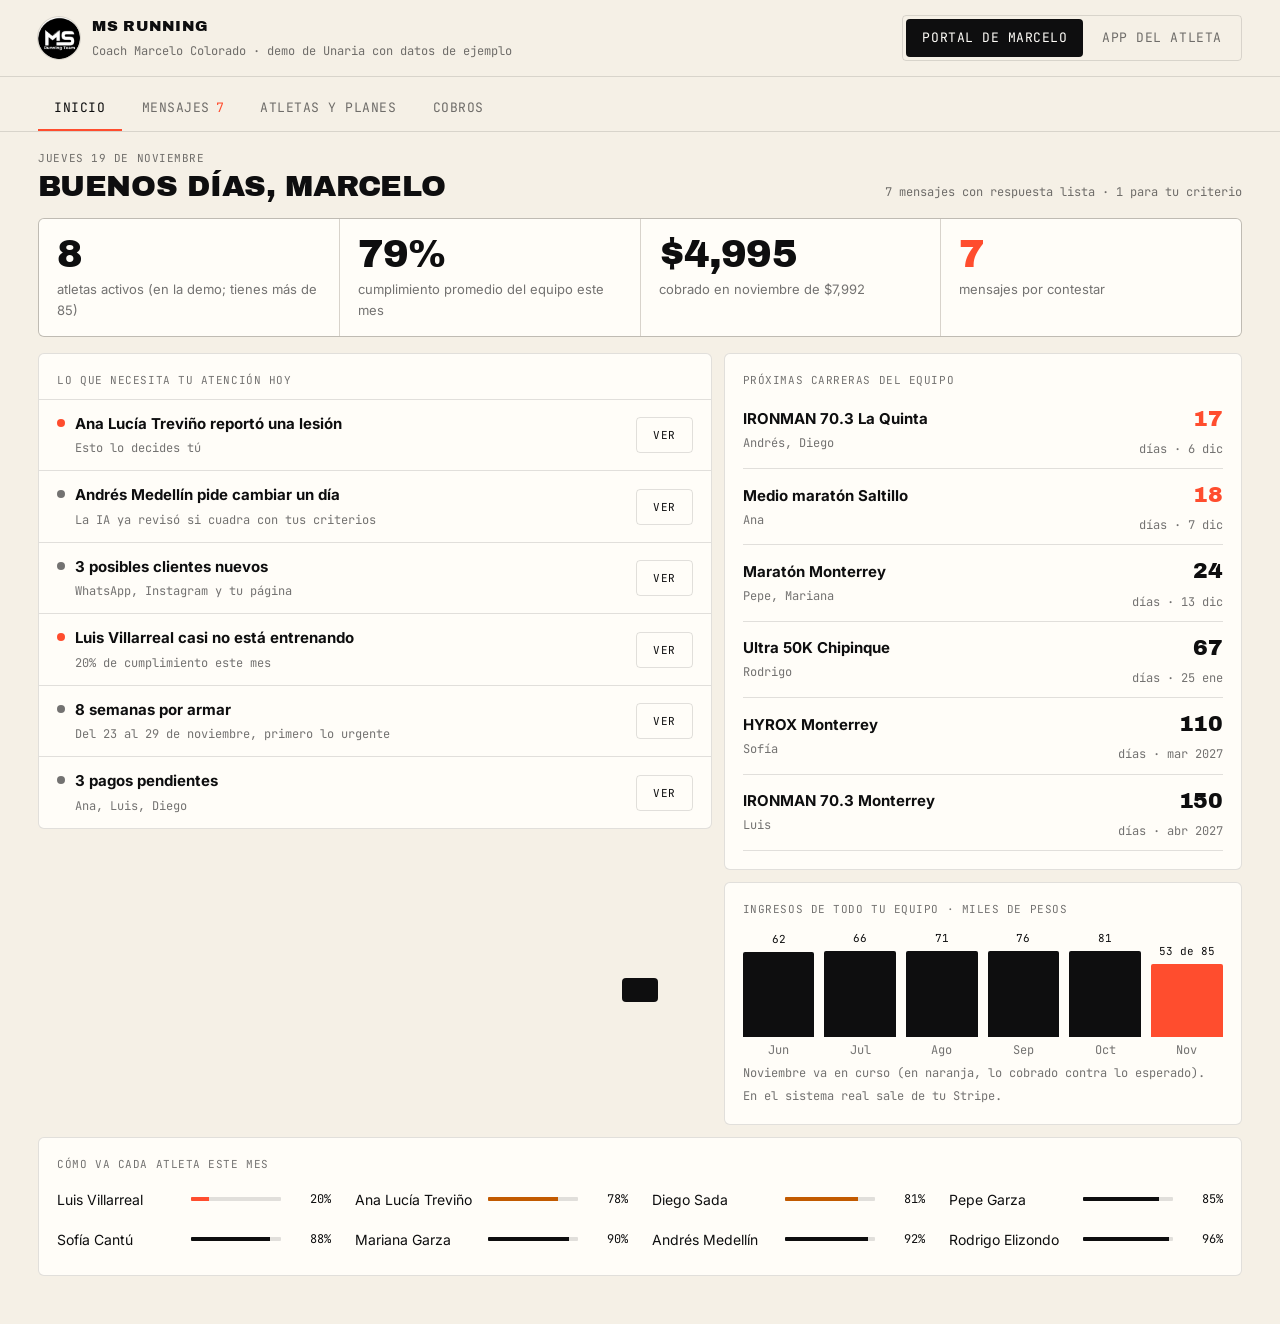
<file: docs/demo/msrunning/index.html>
<!DOCTYPE html>
<html lang="es" style="color-scheme:light">
<head>
<meta charset="utf-8">
<meta name="viewport" content="width=device-width,initial-scale=1">
<meta name="robots" content="noindex, nofollow">
<title>MS Running · Demo</title>
<link rel="preconnect" href="https://fonts.googleapis.com">
<link href="https://fonts.googleapis.com/css2?family=Archivo+Black&family=Inter:wght@400;500;600&family=JetBrains+Mono:wght@400;600&display=swap" rel="stylesheet">
<style>
/* VOICE: la marca de msrunning.com: oscura, seria, de alto rendimiento.
   IDEA: el tablero de un equipo de competencia, no una app de juguete.
   PICTURE: la bandeja con la lectura de la IA; en el atleta, su semana como lista de días.
   COLOUR: negro #0E0E0F, hueso #F5F0E6 y naranja #FF4D2E, igual que su página.
   TYPE: Archivo Black en mayúsculas para títulos, Inter para texto, JetBrains Mono para etiquetas. LAYOUT: barra, 4 pestañas, rejilla de 3 columnas que se apila en celular. */
:root{color-scheme:light;--bg:#f5f0e6;--card:#fffdf8;--card2:#faf6ee;--ink:#0e0e0f;--on:#fffdf8;--mute:rgba(14,14,15,.58);--line:rgba(14,14,15,.12);--red:#ff4d2e;--redsoft:rgba(255,77,46,.08);--sel:rgba(14,14,15,.04);
--z1:rgba(14,14,15,.18);--z2:rgba(14,14,15,.38);--z3:rgba(14,14,15,.7);--z4:#ff9a7f;--z5:#ff4d2e;--ok:#0e0e0f;--warn:#c25a00}
*{box-sizing:border-box;min-width:0}
body{margin:0;background:var(--bg);color:var(--ink);font:15px/1.55 Inter,system-ui,sans-serif;overflow-x:clip}
h1,h2,h3{font-family:"Archivo Black",Inter,sans-serif;font-weight:400;text-transform:uppercase;letter-spacing:-.01em;margin:0;line-height:1.05}
.num{font-family:"Archivo Black",Inter,sans-serif;font-weight:400;letter-spacing:-.02em}
.mono,.ch,.tag,.pill,.note,.k,th,.filters button,.seg button,nav button,.ptabs button,button{font-family:"JetBrains Mono",ui-monospace,monospace}
button,input,textarea,select{font-size:inherit;color:inherit}
button{cursor:pointer;min-height:44px;border-radius:4px;border:1px solid var(--line);background:transparent;padding:0 16px;font-size:13px;text-transform:uppercase;letter-spacing:.04em}
button:hover{border-color:var(--mute)}
button:focus-visible,input:focus-visible,textarea:focus-visible{outline:2px solid var(--red);outline-offset:2px}
.prim,.redb{background:var(--red);color:var(--on);border-color:var(--red);font-weight:600}
.prim:hover,.redb:hover{filter:brightness(1.08);border-color:var(--red)}
header{display:flex;flex-wrap:wrap;gap:12px;align-items:center;justify-content:space-between;padding:14px max(3vw,14px);border-bottom:1px solid var(--line)}
.brand{display:flex;align-items:center;gap:12px}
.brand b{font-family:"Archivo Black";font-weight:400;text-transform:uppercase;letter-spacing:.02em}
.brand small{color:var(--mute);font:12px "JetBrains Mono",monospace}
.logo{width:42px;height:42px;border-radius:50%;box-shadow:0 0 0 1px var(--line)}
.seg{display:flex;border:1px solid var(--line);border-radius:4px;padding:3px;gap:3px}
.seg button{border:0;min-height:38px;color:var(--mute)}
.seg button.on{background:var(--ink);color:var(--on)}
nav{display:flex;gap:4px;flex-wrap:wrap;padding:10px max(3vw,14px) 0;border-bottom:1px solid var(--line)}
nav button{border:0;border-bottom:2px solid transparent;border-radius:0;color:var(--mute)}
nav button.on{color:var(--ink);border-color:var(--red)}
nav .cnt{color:var(--red);margin-left:6px}
main{padding:18px max(3vw,14px) 48px;max-width:1440px;margin:0 auto}
.card{background:var(--card);border:1px solid var(--line);border-radius:6px}
.stats{display:grid;grid-template-columns:repeat(auto-fit,minmax(170px,1fr));gap:1px;margin-bottom:16px;background:var(--line);border:1px solid var(--line);border-radius:6px;overflow:hidden}
.stats .card{border:0;border-radius:0}
.stat{padding:16px 18px}.stat .num{font-size:clamp(30px,3vw,40px);line-height:1}.stat span{display:block;margin-top:6px;color:var(--mute);font-size:13px}
.inbox{display:grid;grid-template-columns:minmax(0,330px) minmax(0,1fr) minmax(0,340px);gap:12px;align-items:start}
.list{overflow:hidden}
.filters{display:flex;gap:6px;flex-wrap:wrap;padding:12px}
.filters button{min-height:32px;padding:0 10px;font-size:11px;border-radius:99px;color:var(--mute)}
.filters button.on{background:var(--ink);color:var(--on);border-color:var(--ink)}
.conv{display:grid;grid-template-columns:auto 1fr auto;gap:12px;padding:14px 12px;border-top:1px solid var(--line);cursor:pointer;align-items:start;border-left:2px solid transparent}
.conv:hover{background:var(--sel)}
.conv.on{background:var(--sel);border-left-color:var(--red)}
.conv b{display:block;font-weight:600}.conv p{margin:3px 0 0;color:var(--mute);font-size:14px;overflow:hidden;text-overflow:ellipsis;white-space:nowrap}
.av{width:38px;height:38px;border-radius:50%;display:grid;place-items:center;font:12px "JetBrains Mono",monospace;color:var(--ink);border:1px solid var(--line);background:var(--card2)!important}
.ch,.tag{font-size:10.5px;text-transform:uppercase;letter-spacing:.04em;border-radius:3px;padding:1px 6px;white-space:nowrap;border:1px solid var(--line);color:var(--mute)}
.ch::before{content:"";display:inline-block;width:6px;height:6px;border-radius:50%;margin-right:5px;vertical-align:1px;background:var(--mute)}
.ch.wa::before{background:#3ddc84}.ch.ig::before,.ch.igp::before{background:#ff7aa8}.ch.web::before{background:var(--ink)}.ch.app::before{background:var(--red)}
.tag.les{background:var(--red);color:var(--on);border-color:var(--red)}
.dot{width:8px;height:8px;border-radius:50%;background:var(--red);display:inline-block}
.chat{display:flex;flex-direction:column;min-height:580px}
.chead{padding:12px 14px;border-bottom:1px solid var(--line);display:flex;gap:10px;align-items:center;flex-wrap:wrap}
.msgs{flex:1;padding:16px;display:flex;flex-direction:column;gap:10px}
.m{max-width:80%;padding:10px 14px;border-radius:6px;background:var(--card2);border:1px solid var(--line)}
.m.me{align-self:flex-end;background:var(--ink);color:var(--on);border-color:var(--ink)}
.m small{display:block;opacity:.55;font:11px "JetBrains Mono",monospace;margin-top:4px}
.reply{border-top:1px solid var(--line);padding:14px;display:grid;gap:10px}
.reply textarea,.plan textarea,#q{width:100%;min-height:120px;border:1px solid var(--line);border-radius:4px;padding:12px;background:var(--bg);font:15px/1.5 Inter,sans-serif;resize:vertical}
.row{display:flex;gap:8px;flex-wrap:wrap;align-items:center}
.ai{padding:16px;display:grid;gap:14px}
.ai h3{font-size:15px}
.k{color:var(--mute);font-size:11px;text-transform:uppercase;letter-spacing:.05em;margin-bottom:4px}
.box{border:1px solid var(--line);border-radius:4px;padding:12px 14px;background:var(--card2)}
.box.alert{border-color:var(--red);background:var(--redsoft)}
.kv{display:grid;grid-template-columns:auto 1fr;gap:6px 14px;font-size:14px}.kv>span:nth-child(odd){color:var(--mute);font:11px/1.9 "JetBrains Mono",monospace;text-transform:uppercase}
.zones{display:grid;gap:5px}
.zr{display:grid;grid-template-columns:30px 1fr auto;gap:10px;align-items:center;font-size:13px}
.zr b{font:11px "JetBrains Mono",monospace;color:var(--mute)}
.zr i{height:6px;border-radius:1px}
table{width:100%;border-collapse:collapse}
th,td{text-align:left;padding:12px 14px;border-bottom:1px solid var(--line);vertical-align:top}
th{font-size:11px;color:var(--mute);font-weight:400;text-transform:uppercase;letter-spacing:.05em}
td.r,th.r{text-align:right;white-space:nowrap}
.bar{height:4px;background:var(--line);border-radius:1px;overflow:hidden;min-width:70px}.bar i{display:block;height:100%}
.pill{font-size:11px;text-transform:uppercase;letter-spacing:.04em;white-space:nowrap}
.pill::before{content:"";display:inline-block;width:6px;height:6px;border-radius:50%;margin-right:6px;vertical-align:1px;background:currentColor}
.p-ok{color:var(--mute)}.p-warn{color:var(--warn)}.p-bad{color:var(--red)}
.two{display:grid;grid-template-columns:minmax(0,1.3fr) minmax(0,1fr);gap:12px;align-items:start}
.pad{padding:18px}
.wk{display:grid;grid-template-columns:repeat(7,minmax(0,1fr));gap:1px;margin-top:10px;background:var(--line);border:1px solid var(--line)}
.wk div{background:var(--card);padding:8px;font-size:13px;min-height:84px}
.wk b{display:block;font:11px "JetBrains Mono",monospace;text-transform:uppercase;color:var(--red);margin-bottom:4px}
.note{font-size:12px;color:var(--mute)}
#toast{position:fixed;left:50%;bottom:18px;transform:translateX(-50%) translateY(120px);background:var(--ink);color:var(--on);padding:12px 18px;border-radius:4px;transition:transform .3s;z-index:9;max-width:92vw;font:13px "JetBrains Mono",monospace}
#toast.on{transform:translateX(-50%)}
.phone{max-width:430px;margin:0 auto;background:var(--card);border:1px solid var(--line);border-radius:22px;overflow:hidden}
.phead{padding:22px 20px 18px;background:var(--card2);border-bottom:1px solid var(--line)}
.phead .note{color:var(--red)!important;opacity:1!important;text-transform:uppercase;letter-spacing:.06em}
.phead h2{font-size:30px;margin-top:6px}
.count{display:flex;gap:12px;align-items:baseline;margin-top:14px}
.count .num{font-size:64px;line-height:.9;color:var(--red)}
.count span:last-child{font:12px "JetBrains Mono",monospace;color:var(--mute);text-transform:uppercase}
.ptabs{display:grid;grid-template-columns:repeat(5,1fr);border-bottom:1px solid var(--line)}
.ptabs button{border:0;border-radius:0;font-size:11px;color:var(--mute);min-height:50px;padding:0 4px}
.ptabs button.on{color:var(--ink);box-shadow:inset 0 -2px var(--red)}
.pbody{padding:16px;display:grid;gap:10px;min-height:520px;align-content:start}
.pbody h3{font-size:16px;margin-top:6px}
.day{display:grid;grid-template-columns:46px 1fr auto;gap:12px;align-items:center;border:1px solid var(--line);border-radius:6px;padding:12px;background:var(--card2)}
.day.today{border-color:var(--red)}
.day .d{font:400 24px/1 "Archivo Black",sans-serif;text-align:center}.day .d small{display:block;font:10px "JetBrains Mono",monospace;color:var(--mute);text-transform:uppercase;margin-top:4px}
.day b{font-weight:600}.day p{margin:3px 0 0;font-size:13px;color:var(--mute)}
.chk{width:24px;height:24px;border-radius:50%;display:grid;place-items:center;font-size:12px;border:1px solid var(--line)}
.chk.y{background:var(--ink);border-color:var(--ink);color:var(--on)}
.zb{display:inline-block;font:10px "JetBrains Mono",monospace;color:var(--on);border-radius:2px;padding:1px 5px;margin-left:4px;vertical-align:2px}
.split{display:grid;grid-template-columns:repeat(3,1fr);gap:1px;background:var(--line);border:1px solid var(--line);border-radius:6px;overflow:hidden}
.split div{background:var(--card2);padding:12px 6px;text-align:center}
.split .num{font-size:26px;margin-top:4px}
.login{max-width:400px;margin:40px auto;padding:26px;display:grid;gap:14px}
.login label{font:11px "JetBrains Mono",monospace;text-transform:uppercase;color:var(--mute);display:grid;gap:6px}
.login input{width:100%;min-height:48px;border:1px solid var(--line);border-radius:4px;padding:0 12px;background:var(--bg);font:16px Inter,sans-serif;color:var(--ink);text-transform:none}
ul.cl{margin:0;padding-left:18px;color:var(--mute);font-size:14px}
@media(max-width:1100px){.inbox{grid-template-columns:minmax(0,300px) minmax(0,1fr)}.inbox .aiw{grid-column:1/-1}}
@media(max-width:760px){.inbox,.two{grid-template-columns:1fr}.wk{grid-template-columns:repeat(2,minmax(0,1fr))}.m{max-width:92%}.chat{min-height:0}}
@media(max-width:600px){table{font-size:13px}.stack thead{display:none}.stack tr{display:grid;padding-block:10px;border-bottom:1px solid var(--line)}.stack td{display:flow-root;border:0;padding:3px 0;padding-inline-start:8em;text-align:start}.stack td::before{content:attr(data-l);float:inline-start;width:7.5em;margin-inline-start:-8em;white-space:normal;color:var(--mute);font:11px "JetBrains Mono",monospace;text-transform:uppercase}.stack td:empty{display:none}}
@media(prefers-reduced-motion:reduce){#toast{transition:none}}
</style>
<script>new MutationObserver(()=>{for(const c of document.querySelectorAll('.stack td:not([data-l])')){let i=0,p=c;while(p=p.previousElementSibling)i+=p.colSpan;c.dataset.l=c.closest('table').rows[0].cells[i]?.textContent||''}}).observe(document,{childList:true,subtree:true})</script>
</head>
<body>
<header>
  <div class="brand"><img class="logo" alt="MS Running Team" src="[data-uri]"><div><b>MS Running</b><br><small>Coach Marcelo Colorado · demo de Unaria con datos de ejemplo</small></div></div>
  <div class="seg" role="tablist"><button id="vCoach" class="on">Portal de Marcelo</button><button id="vAtl">App del atleta</button></div>
</header>
<div id="coach">
  <nav id="tabs"></nav>
  <main id="cview"></main>
</div>
<div id="atleta" hidden><main id="aview"></main></div>
<div id="toast" role="status"></div>
<script>
{
const $=s=>document.querySelector(s);
const esc=s=>String(s).replace(/[&<>"]/g,c=>({'&':'&amp;','<':'&lt;','>':'&gt;','"':'&quot;'}[c]));
const toast=t=>{const e=$('#toast');e.textContent=t;e.classList.add('on');clearTimeout(e._t);e._t=setTimeout(()=>e.classList.remove('on'),3200)};
const ZC=['var(--z1)','var(--z2)','var(--z3)','var(--z4)','var(--z5)'];
const CH={wa:'WhatsApp',ig:'Instagram negocio',igp:'Instagram personal',web:'msrunning.com',app:'App'};
const COL=['#111','#3a3a3a','#555','#222','#6b6b6b','#2b2b2b','#444','#000'];

const athletes=[
 {id:'andres',n:'Andrés Medellín',ev:'IRONMAN 70.3 La Quinta',f:'6 dic',dias:17,plan:'Triatlón',cump:92,pago:'pagado',prueba:'3 nov',peso:74,
  zr:['< 128','128–145','146–158','159–170','> 170'],rit:'Z2 5:35–6:05 /km',ftp:235,zb:['< 130 W','130–176 W','177–211 W','212–246 W','> 246 W'],css:'1:52 /100 m',
  meta:['0:33','2:47','1:52']},
 {id:'pepe',n:'Pepe Garza',ev:'Maratón Monterrey',f:'13 dic',dias:24,plan:'Maratón',cump:85,pago:'pagado',prueba:'27 oct',peso:72,zr:['< 130','130–148','149–160','161–172','> 172'],rit:'Z2 5:20–5:45 /km'},
 {id:'ana',n:'Ana Lucía Treviño',ev:'Medio maratón Saltillo',f:'7 dic',dias:18,plan:'Running',cump:78,pago:'pendiente',prueba:'3 nov',peso:58,zr:['< 135','135–152','153–164','165–176','> 176'],rit:'Z2 6:00–6:30 /km'},
 {id:'luis',n:'Luis Villarreal',ev:'IRONMAN 70.3 Monterrey',f:'abr 2027',dias:150,plan:'Triatlón',cump:20,pago:'vencido',prueba:'6 oct',peso:81,zr:['< 125','125–142','143–155','156–167','> 167'],rit:'Z2 5:50–6:20 /km'},
 {id:'rodrigo',n:'Rodrigo Elizondo',ev:'Ultra 50K Chipinque',f:'25 ene',dias:67,plan:'Trail',cump:96,pago:'pagado',prueba:'17 nov',peso:69,zr:['< 132','132–150','151–162','163–174','> 174'],rit:'Z2 5:10–5:40 /km'},
 {id:'sofia',n:'Sofía Cantú',ev:'HYROX Monterrey',f:'mar 2027',dias:110,plan:'Hyrox',cump:88,pago:'pagado',prueba:'10 nov',peso:60,zr:['< 136','136–153','154–165','166–177','> 177'],rit:'Z2 6:10–6:40 /km'},
 {id:'diego',n:'Diego Sada',ev:'IRONMAN 70.3 La Quinta',f:'6 dic',dias:17,plan:'Triatlón',cump:81,pago:'pendiente',prueba:'3 nov',peso:77,zr:['< 127','127–144','145–157','158–169','> 169'],rit:'Z2 5:25–5:55 /km',ftp:260,zb:['< 143','143–195','196–234','235–273','> 273']},
 {id:'mariana',n:'Mariana Garza',ev:'Maratón Monterrey',f:'13 dic',dias:24,plan:'Maratón',cump:90,pago:'pagado',prueba:'27 oct',peso:55,zr:['< 138','138–155','156–167','168–178','> 178'],rit:'Z2 6:05–6:35 /km'}
];
const A=id=>athletes.find(a=>a.id===id);
const precios=new Proxy({},{get:()=>999});
/* ---------- Hidratación: perfil de sudor de cada atleta ---------- */
const SW={andres:{tasa:1.1,na:1200,tol:80,src:'Prueba de sudor del 3 nov'},diego:{tasa:0.9,na:800,tol:90,src:'Prueba de sudor del 3 nov'},
 pepe:{tasa:1.0,na:900,tol:70,src:'Prueba de sudor del 27 oct'},ana:{tasa:0.7,na:700,tol:60,src:'Estimado (sin prueba de sudor)'},
 luis:{tasa:1.2,na:950,tol:60,src:'Estimado (sin prueba de sudor)'},rodrigo:{tasa:0.9,na:1000,tol:70,src:'Prueba de sudor del 17 nov'},
 sofia:{tasa:0.8,na:800,tol:60,src:'Estimado (sin prueba de sudor)'},mariana:{tasa:0.6,na:850,tol:60,src:'Prueba de sudor del 27 oct'}};
const r50=v=>Math.round(v/50)*50,r5=v=>Math.round(v/5)*5,cl=(v,a,b)=>Math.max(a,Math.min(b,v));
/* min: duración; z: intensidad 1–5; temp °C; run: true si es carrera a pie (se toma menos líquido) */
function hyd(id,min,z,temp,run,swim){const p=SW[id];if(!min||swim)return{g:0,ml:0,na:0};
 const sudor=p.tasa*(temp>25?1.3:1)*(z>=4?1.15:1);
 const ml=min<45?0:r50(cl(sudor*1000*0.7,400,run?700:1000));
 const na=min<60?0:r50(cl(sudor*p.na*0.6,300,1500));
 const g=min<60?0:min<90?30:min<150?60:p.tol;
 return{g,ml,na}}
const durOf=t=>{if(!t||/Descanso/.test(t))return 0;let m;
 if(m=t.match(/(\d+(?:\.\d+)?)\s*h\b/))return +m[1]*60;
 if(/Ladrillo/.test(t)){const k=[...t.matchAll(/(\d+)\s*km/g)].map(x=>+x[1]);return (k[0]||0)*2+(k[1]||0)*5.5}
 if(m=t.match(/(\d+)×(\d+)\s*min/))return +m[1]*+m[2]*2+20;
 if(m=t.match(/(\d+)\s*min/))return +m[1];
 if(m=t.match(/(\d[\d,]*)\s*m\b/))return +m[1].replace(',','')/1000*20;
 if(m=t.match(/(\d+)\s*km/))return /Bici/.test(t)?+m[1]*2:/Trail/.test(t)?+m[1]*8:+m[1]*5.8;return 45};
const zOf=t=>/Z5/.test(t)?5:/Z4|Series|Intervalos/.test(t)?4:/Z3|ritmo/.test(t)?3:2;
const isRun=t=>/^(Carrera|Rodaje|Fondo|Trail|Series|Tempo)/.test(t);
const fmt=n=>n.toLocaleString('es-MX');


let convs=[
 {id:1,a:'pepe',ch:'wa',tag:'Nutrición',hace:'8 min',pend:true,msgs:[{de:'él',t:'Marce, el domingo es el fondo de 30k. ¿Cuántos carbs y cuánto sodio llevo?'}],
  lee:'Pregunta de carbohidratos y sodio para el fondo del domingo (30 km en Z2, unas 2 h 50 min). Su prueba de sudor: 1.0 L/h y 900 mg de sodio por litro.',
  sug:'¡Va Pepe! Para el fondo del domingo, con tu prueba de sudor:\n• 3 h antes: 145 g de carbs y 500 ml con 500 mg de sodio.\n• Durante: 70 g de carbs por hora, 700 ml por hora y 550 mg de sodio por hora.\n• En total: unos 200 g de carbs, 2 L y 1,550 mg de sodio.\nRitmo en Z2, entre 5:20 y 5:45. Si en el km 25 te sientes bien, cierra los últimos 3 a ritmo de maratón.'},
 {id:2,a:'ana',ch:'wa',tag:'Lesión',hace:'22 min',pend:true,msgs:[{de:'él',t:'Me duele la rodilla por fuera desde el martes. ¿Corro mañana?'}],
  lee:'Dolor en la rodilla (lado externo) desde hace 2 días y quiere saber si corre mañana. Le faltan 18 días para su medio maratón. Esto lo decides tú.',
  sug:'Ana, mañana no corras. Cambia la sesión por 40 min de bici suave, solo si no te duele al pedalear. Te marco hoy en la tarde para revisarlo y ver si conviene que te vea un fisio antes del medio maratón.'},
 {id:3,a:null,nom:'Fernanda Ríos',ch:'ig',tag:'Cliente nuevo',hace:'1 h',pend:true,msgs:[{de:'él',t:'¡Hola! ¿Cuánto cuesta entrenar con ustedes? Quiero hacer mi primer triatlón 🙂'}],
  lee:'Posible clienta nueva desde el Instagram del negocio. Quiere hacer su primer triatlón. Viene del anuncio "Tu primer tri 2027".',
  sug:'¡Hola Fernanda! Qué emoción tu primer triatlón. El plan personalizado cuesta $999 al mes e incluye:\n• Plan a tu medida según tu nivel, tu historial y tu objetivo\n• Seguimiento y ajustes según cómo vayas\n• Comunicación directa conmigo\n• Tu app con tu semana, tus zonas y tu plan de carrera\nLlena tu solicitud en msrunning.com y te marco para platicar 10 minutos. ¿Ya tienes una carrera en mente?'},
 {id:4,a:null,nom:'Carlos Lozano',ch:'igp',tag:'Cliente nuevo',hace:'2 h',pend:true,msgs:[{de:'él',t:'Bro vi tu historia del Ironman 🔥 ¿Sigues entrenando gente? Quiero correr mi primer maratón'}],
  lee:'Llegó a tu Instagram personal (@marcelocolorado7), pero es un posible cliente: primer maratón. La IA lo detecta y lo pasa a la bandeja del negocio.',
  sug:'¡Qué onda Carlos! Sí, claro. El plan personalizado es de $999 al mes: plan a tu medida, seguimiento y la app con tu semana. Si te late, llena la solicitud en msrunning.com y te marco. Para el Maratón Monterrey 2027 te da tiempo de sobra.'},
 {id:5,a:'andres',ch:'wa',tag:'Cambio de plan',hace:'3 h',pend:true,msgs:[{de:'él',t:'Marce, mañana me toca el tempo en bici pero tengo junta en la mañana. ¿Lo muevo al sábado?'}],
  lee:'Por WhatsApp pide pasar la bici tempo del Vie 20 al Sáb 21 (motivo: trabajo). No cumple tus criterios: el ladrillo se quedaría entre semana y quedarían dos sesiones fuertes seguidas. Lo que sí cuadra: pasarla al Jue 19.',
  sug:'Al sábado no, porque ya tienes el ladrillo y sería mucha carga. Te la paso al jueves 19 en la tarde, ¿va? Ya queda en tu reloj.',
  accion:'Aprobar el Jue 19',req:{i:4,j:3}},
 {id:6,a:'luis',ch:'wa',tag:'Pago',hace:'5 h',pend:true,msgs:[{de:'él',t:'Ya te deposité lo de octubre y noviembre 👍'}],
  lee:'Dice que pagó octubre y noviembre ($1,998). En cobros aparece vencido. También lleva 2 semanas casi sin entrenar (20% cumplido).',
  sug:'¡Gracias Luis! Ya quedó registrado. Oye, vi que estas dos semanas casi no has entrenado. ¿Todo bien? Si quieres te ajusto el plan para que te quede más fácil con tus horarios.',
  accion:'Marcar como pagado'},
{id:8,a:null,nom:'Valeria Montemayor',ch:'web',tag:'Cliente nuevo',hace:'1 día',pend:true,msgs:[{de:'él',t:'Solicitud desde msrunning.com\nDeporte: Hyrox\nMeta: bajar de 1:30 en HYROX Monterrey\nNivel: corro 3 veces por semana, 25 km en total\nWhatsApp: 81 0000 0000'}],
  lee:'Llegó por el formulario de msrunning.com hace 1 día. La página promete contactarla por WhatsApp en máximo 2 días: hoy es el último. Quiere Hyrox y ya tiene base de carrera.',
  sug:'¡Hola Valeria! Soy Marcelo, de MS Running. Vi tu solicitud para HYROX y me encantó la meta de bajar de 1:30. ¿Te late una llamada de 10 minutos mañana a las 8 pm o el sábado a las 10 am? Ahí platicamos tu semana y armamos tu plan.'},
 {id:7,a:'rodrigo',ch:'wa',tag:'Zonas',hace:'ayer',pend:false,msgs:[{de:'él',t:'¿Ya quedaron mis zonas de la prueba del lunes?'},{de:'yo',t:'Ya están en tu app, Rodri. Z2 de 132 a 150 ppm, que en ritmo es 5:10–5:40 /km.'}],
  lee:'Preguntó por sus zonas nuevas. Ya se le contestó.',sug:''}
];
let sel=1,filt='todas',tab='inicio',atab='semana',logged=false;

const tabsDef=[['inicio','Inicio'],['mensajes','Mensajes'],['atletas','Atletas y planes'],['cobros','Cobros']];
function renderTabs(){const p=convs.filter(c=>c.pend).length;
 $('#tabs').innerHTML=tabsDef.map(([k,l])=>`<button data-t="${k}" class="${tab===k?'on':''}">${l}${k==='mensajes'&&p?`<span class="cnt">${p}</span>`:''}</button>`).join('')}
const nombre=c=>c.a?A(c.a).n:c.nom;
const ini=n=>n.split(' ').map(x=>x[0]).slice(0,2).join('');
const colOf=n=>COL[[...n].reduce((s,c)=>s+c.charCodeAt(0),0)%COL.length];

function zonesHTML(a,bike){const z=bike?a.zb:a.zr;if(!z)return'';
 return `<div class="zones">${z.map((v,i)=>`<div class="zr"><b>Z${i+1}</b><i style="background:${ZC[i]}"></i><span>${v}${bike?'':' ppm'}</span></div>`).join('')}</div>`}

const ING=[['Jun',62],['Jul',66],['Ago',71],['Sep',76],['Oct',81],['Nov',null]];
function vInicio(){
 const f=n=>'$'+n.toLocaleString('es-MX');
 const pend=convs.filter(c=>c.pend),les=pend.filter(c=>c.tag==='Lesión'),nuevos=pend.filter(c=>c.tag==='Cliente nuevo'),camb=pend.filter(c=>c.tag==='Cambio de plan');
 const debe=athletes.filter(a=>a.pago!=='pagado'),cob=athletes.filter(a=>a.pago==='pagado').length*999,tot=athletes.length*999;
 const porArmar=athletes.filter(a=>!listas[a.id]).length,prom=Math.round(athletes.reduce((s,a)=>s+a.cump,0)/athletes.length);
 const carreras={};athletes.forEach(a=>{(carreras[a.ev]=carreras[a.ev]||{ev:a.ev,f:a.f,dias:a.dias,q:[]}).q.push(a.n.split(' ')[0])});
 const prox=Object.values(carreras).sort((x,y)=>x.dias-y.dias);
 const hoy=[
  ...les.map(c=>({t:`${nombre(c)} reportó una lesión`,d:'Esto lo decides tú',btn:`data-goc="${c.id}"`,al:1})),
  ...camb.map(c=>({t:`${nombre(c)} pide cambiar un día`,d:'La IA ya revisó si cuadra con tus criterios',btn:`data-goc="${c.id}"`})),
  ...(nuevos.length?[{t:`${nuevos.length} posibles clientes nuevos`,d:'WhatsApp, Instagram y tu página',btn:'data-t="mensajes"'}]:[]),
  ...athletes.filter(a=>a.cump<50).map(a=>({t:`${a.n} casi no está entrenando`,d:`${a.cump}% de cumplimiento este mes`,btn:`data-ver="${a.id}"`,al:1})),
  {t:`${porArmar} semanas por armar`,d:'Del 23 al 29 de noviembre, primero lo urgente',btn:'data-t="atletas"'},
  ...(debe.length?[{t:`${debe.length} pagos pendientes`,d:debe.map(a=>a.n.split(' ')[0]).join(', '),btn:'data-t="cobros"'}]:[])];
 const nov=Math.round(85*999*(cob/tot)/1000),mx=85;
 return `<div class="row" style="justify-content:space-between;align-items:end;margin-bottom:16px"><div><div class="k">Jueves 19 de noviembre</div><h2 style="font-size:30px">Buenos días, Marcelo</h2></div>
  <span class="note">${pend.length} mensajes con respuesta lista · ${les.length} para tu criterio</span></div>
 <div class="stats">
  <div class="card stat"><div class="num">${athletes.length}</div><span>atletas activos (en la demo; tienes más de 85)</span></div>
  <div class="card stat"><div class="num">${prom}%</div><span>cumplimiento promedio del equipo este mes</span></div>
  <div class="card stat"><div class="num">${f(cob)}</div><span>cobrado en noviembre de ${f(tot)}</span></div>
  <div class="card stat"><div class="num" style="color:var(--red)">${pend.length}</div><span>mensajes por contestar</span></div></div>
 <div class="two">
  <div class="card"><div class="pad" style="padding-bottom:6px"><div class="k">Lo que necesita tu atención hoy</div></div>
   ${hoy.map(x=>`<div class="row" style="justify-content:space-between;flex-wrap:nowrap;padding:12px 18px;border-top:1px solid var(--line)"><div style="display:flex;gap:10px;align-items:flex-start"><span class="dot" style="margin-top:7px;background:${x.al?'var(--red)':'var(--mute)'}"></span><div><b>${x.t}</b><br><span class="note">${x.d}</span></div></div><button ${x.btn} style="flex:none;min-height:36px;font-size:11px">Ver</button></div>`).join('')}
  </div>
  <div style="display:grid;gap:12px">
   <div class="card pad"><div class="k">Próximas carreras del equipo</div>${prox.map(c=>`<div class="row" style="justify-content:space-between;flex-wrap:nowrap;padding:9px 0;border-bottom:1px solid var(--line)"><div><b>${c.ev}</b><br><span class="note">${c.q.join(', ')}</span></div><div style="text-align:right;flex:none"><span class="num" style="font-size:22px;${c.dias<=20?'color:var(--red)':''}">${c.dias}</span><br><span class="note">días · ${c.f}</span></div></div>`).join('')}</div>
   <div class="card pad"><div class="k">Ingresos de todo tu equipo · miles de pesos</div>
    <div style="display:flex;align-items:flex-end;gap:10px;height:130px;margin-top:12px">${ING.map(x=>{const v=x[1]??nov;return `<div style="flex:1;display:flex;flex-direction:column;align-items:center;gap:4px;height:100%;justify-content:flex-end"><span class="mono" style="font-size:11px">${x[1]==null?v+' de 85':v}</span><div style="width:100%;height:${v/mx*90}%;background:${x[1]==null?'var(--red)':'var(--ink)'};border-radius:2px 2px 0 0"></div><span class="note">${x[0]}</span></div>`}).join('')}</div>
    <span class="note">Noviembre va en curso (en naranja, lo cobrado contra lo esperado). En el sistema real sale de tu Stripe.</span></div>
  </div></div>
 <div class="card pad" style="margin-top:12px"><div class="k">Cómo va cada atleta este mes</div>
  <div style="display:grid;grid-template-columns:repeat(auto-fit,minmax(220px,1fr));gap:4px 24px;margin-top:8px">${athletes.slice().sort((a,b)=>a.cump-b.cump).map(a=>`<button data-ver="${a.id}" style="display:grid;grid-template-columns:1fr 90px 40px;gap:10px;align-items:center;border:0;border-radius:0;padding:6px 0;text-transform:none;letter-spacing:0;font:14px Inter,sans-serif;text-align:left;min-height:36px"><span>${a.n}</span><div class="bar"><i style="width:${a.cump}%;background:${a.cump>=85?'var(--ink)':a.cump>=60?'var(--warn)':'var(--red)'}"></i></div><span class="mono" style="font-size:12px;text-align:right">${a.cump}%</span></button>`).join('')}</div></div>`}
function vMensajes(){
 const pend=convs.filter(c=>c.pend).length,nuevos=convs.filter(c=>c.tag==='Cliente nuevo').length,les=convs.filter(c=>c.tag==='Lesión'&&c.pend).length;
 const fs=[['todas','Todas'],['pend','Por contestar'],['tu','Para ti'],['wa','WhatsApp'],['ig','Instagram'],['web','Página'],['app','App']];
 const L=convs.filter(c=>filt==='todas'||(filt==='pend'&&c.pend)||(filt==='tu'&&c.tag==='Lesión')||(filt==='ig'&&(c.ch==='ig'||c.ch==='igp'))||c.ch===filt);
 const c=convs.find(x=>x.id===sel)||convs[0];const a=c.a&&A(c.a);
 return `<div class="stats">
  <div class="card stat"><div class="num">${pend}</div><span>por contestar, con respuesta lista</span></div>
  <div class="card stat"><div class="num" style="color:var(--red)">${les}</div><span>necesitan tu criterio (lesiones)</span></div>
  <div class="card stat"><div class="num">${nuevos}</div><span>posibles clientes nuevos</span></div>
  <div class="card stat"><div class="num">5</div><span>entradas en una bandeja: WhatsApp, 2 Instagram, la página y la app</span></div></div>
 <div class="inbox">
  <div class="card list"><div class="filters">${fs.map(([k,l])=>`<button data-f="${k}" class="${filt===k?'on':''}">${l}</button>`).join('')}</div>
   ${L.map(x=>{const n=nombre(x);return `<div class="conv ${x.id===c.id?'on':''}" data-c="${x.id}"><div class="av" style="background:${colOf(n)}">${ini(n)}</div>
    <div><b>${esc(n)}</b><div class="row" style="gap:4px;margin-top:2px"><span class="ch ${x.ch}">${CH[x.ch]}</span><span class="tag ${x.tag==='Lesión'?'les':''}">${x.tag}</span></div><p>${esc(x.msgs[x.msgs.length-1].t)}</p></div>
    <div style="text-align:right"><small class="note">${x.hace}</small><br>${x.pend?'<span class="dot"></span>':''}</div></div>`}).join('')||'<p class="pad note">Nada aquí.</p>'}
  </div>
  <div class="card chat"><div class="chead"><div class="av" style="background:${colOf(nombre(c))}">${ini(nombre(c))}</div><div><b>${esc(nombre(c))}</b><br><span class="ch ${c.ch}">${CH[c.ch]}</span></div></div>
   <div class="msgs">${c.msgs.map(m=>`<div class="m ${m.de==='yo'?'me':''}">${esc(m.t).replace(/\n/g,'<br>')}<small>${m.de==='yo'?'Marcelo':nombre(c)}</small></div>`).join('')}</div>
   ${c.pend?`<div class="reply"><span class="note">Respuesta que te deja la IA, con los datos de ${esc(nombre(c).split(' ')[0])}. Revísala, cámbiala y mándala. Nada sale solo.</span>
    <textarea id="txt">${esc(c.sug)}</textarea>
    <div class="row"><button class="redb" id="send">Mandar por ${c.ch==='web'?'WhatsApp':CH[c.ch]}</button>${c.accion?`<button id="acc">${c.accion}</button>`:''}${c.tag==='Cliente nuevo'?'<button id="alta">Dar de alta como atleta</button>':''}${c.ch==='web'?'<button id="cita">Agendar llamada</button>':''}</div></div>`:'<div class="reply note">Conversación contestada.</div>'}
  </div>
  <div class="card ai aiw"><h3>Lo que entendió la IA</h3>
   <div class="box ${c.tag==='Lesión'?'alert':''}">${esc(c.lee)}</div>
   ${a?`<h3>Lo que sabe de ${esc(a.n.split(' ')[0])}</h3>
   <div class="kv"><span>Próxima carrera</span><span><b>${a.ev}</b> · ${a.f} (${a.dias} días)</span><span>Cumplimiento</span><span>${a.cump}% este mes</span><span>Última prueba</span><span>${a.prueba}</span><span>Pago</span><span>${pill(a.pago)}</span><span>Ritmo</span><span>${a.rit}</span></div>
   <div><div class="k">Zonas de pulso (carrera)</div>${zonesHTML(a)}</div>
   ${a.zb?`<div><div class="k">Zonas de potencia (bici)</div>${zonesHTML(a,1)}</div>`:''}
   ${a.nota?`<div class="box"><span class="k">Nota tuya:</span> ${esc(a.nota)}</div>`:''}<button data-ver="${a.id}">Ver su ficha completa</button>`:`<div class="box"><span class="k">Todavía no es atleta.</span> Con un clic queda dado de alta: cuestionario, pago y su app con usuario y contraseña.</div>`}
  </div></div>`}
const pill=p=>p==='pagado'?'<span class="pill p-ok">Al corriente</span>':p==='pendiente'?'<span class="pill p-warn">Por pagar</span>':'<span class="pill p-bad">Vencido</span>';

/* ---------- Atletas: ficha para planear ---------- */
const D=['Lun','Mar','Mié','Jue','Vie','Sáb','Dom'];
const exp={
 andres:{fase:'Pico · la afinación empieza el lunes',sem:[[10.5,10.1],[11.5,11],[12,11.4],[6,5.5]],
  ult:[['Lun','Natación técnica · 2,000 m','2,050 m · bien','ok'],['Mar','Bici 4×8 min Z4 · 212–246 W','Promedio de 231 W, pero con 8 ppm más que hace 3 semanas a la misma potencia','alto'],['Mié','Carrera 10 km Z2','10.2 km a 5:48 /km · en zona','ok'],['Jue','Nado pirámide 3,000 m','Hoy','pend']],
  siente:[['Sueño','6.1 h promedio','bajo'],['Cansancio','7 de 10','alto'],['Molestias','Calambre en el pie al nadar (2 veces)','alto']],
  dijo:['Pidió mover el tempo del viernes por una junta','Dijo que se sintió pesado en la bici el martes','Viaja a San Diego el 2 de diciembre'],
  nota:[['Cansancio acumulado','Tiene el pulso más alto a la misma potencia y duerme poco. Podrías empezar la afinación desde esta semana.'],['Calambres al nadar','Le pasó en 2 de las últimas 3 sesiones de nado. Vale la pena revisar la patada o su hidratación antes de La Quinta.'],['Viaje','Del 2 al 4 de diciembre entrena fuera de casa: la semana de carrera tiene 2 días solo con trote suave.']],
  prop:['Descanso','Bici 3×8 min Z4 · 212–246 W','Carrera 8 km Z2 · 5:35–6:05','Nado 2,500 m · 6×200 a ritmo de carrera','Bici 60 min Z2 con 3×5 min Z3','Ladrillo 60 km Z2 + 5 km a ritmo de carrera','Carrera 12 km Z2 · 128–145 ppm'],
  porque:'Baja el volumen 35% y mantiene la intensidad en sesiones cortas. Sigue tu plantilla de afinación para 70.3.'},
 ana:{fase:'Específica · medio maratón en 18 días',sem:[[5,4.8],[5.5,5.2],[6,5.5],[3,1.1]],
  ult:[['Lun','Descanso','—','ok'],['Mar','Series 6×1 km Z4 · 4:45 /km','Hizo 4 de 6; se paró por la rodilla','parcial'],['Mié','Rodaje 8 km Z2','No lo hizo','falto'],['Jue','Fuerza + 5 km suave','Hoy','pend']],
  siente:[['Sueño','7.4 h','ok'],['Cansancio','4 de 10','ok'],['Molestias','Rodilla, lado externo · 4 de 10 desde el martes','alto']],
  dijo:['"Me duele la rodilla por fuera desde el martes. ¿Corro mañana?"'],
  nota:[['Rodilla','La molestia empezó en las series del martes y no ha bajado. La IA no diagnostica: tú decides si la ve un fisio.'],['Su carrera','Con 18 días para su medio maratón, 3 o 4 días sin impacto no le quitan condición si mantiene bici o elíptica.']],
  prop:['Bici suave 40 min','Fuerza de cadera y glúteo 30 min','Elíptica 45 min Z2','Descanso','Prueba de 5 km suave, solo si no duele','Bici 60 min Z2','Rodaje 10 km Z2 si el viernes salió bien'],
  porque:'Quita el impacto 4 días y vuelve a correr de forma gradual. Si le duele en la prueba del viernes, la semana se queda sin carrera.'},
 luis:{fase:'Base · IRONMAN 70.3 Monterrey en abril',sem:[[8,7],[8,2.5],[8,1.5],[4,0]],
  ult:[['Lun','Nado 2,000 m','No lo hizo','falto'],['Mar','Bici 60 min Z2','No lo hizo','falto'],['Mié','Carrera 8 km Z2','No lo hizo','falto'],['Jue','Nado 2,000 m','Hoy','pend']],
  siente:[['Sueño','Sin datos','—'],['Cansancio','No ha llenado su check-in','—'],['Molestias','Ninguna reportada','ok']],
  dijo:['"Ya te deposité lo de octubre y noviembre"'],
  nota:[['Dejó de entrenar','Cumplía 85% hasta octubre y lleva 3 semanas en menos de 20%. Algo cambió; vale la pena una llamada antes de planear.'],['Tiempo','Faltan 5 meses para su carrera, así que regresar con calma no pone en riesgo su meta.']],
  prop:['Descanso','Bici 45 min Z2','Descanso','Carrera 30 min Z2','Descanso','Bici 75 min Z2','Nado 1,500 m suave'],
  porque:'Una semana de regreso con 4 sesiones cortas, para que vuelva a agarrar el hábito sin abrumarse.'},
 pepe:{fase:'Pico · último fondo largo',sem:[[6,6],[6.5,6.2],[7,6.8],[3.5,3.5]],
  ult:[['Lun','Descanso','—','ok'],['Mar','Tempo 3×3 km a ritmo de maratón · 4:58','Promedio 4:55 /km','ok'],['Mié','Rodaje 10 km Z2','10 km a 5:31','ok'],['Jue','Fuerza','Hoy','pend']],
  siente:[['Sueño','7.2 h','ok'],['Cansancio','5 de 10','ok'],['Molestias','Ninguna','ok']],
  dijo:['Preguntó cuántos carbs y cuánto sodio llevar al fondo de 30 km'],
  nota:[['Va bien','Sus fondos largos bajaron 8 s/km en 4 semanas al mismo pulso. La meta de 3:30 en el maratón se ve realista.'],['Afinación','Este domingo es su último fondo; desde el lunes empieza a bajar el volumen para el 13 de diciembre.']],
  prop:['Descanso','Rodaje 8 km Z2','Series 5×1 km a ritmo de maratón','Fuerza ligera','Rodaje 8 km Z2','Descanso','Fondo 22 km con los últimos 6 a ritmo de maratón'],
  porque:'Baja el volumen 25% y mantiene un toque de ritmo de maratón.'},
 diego:{fase:'Pico · La Quinta en 17 días',sem:[[11,9.2],[11.5,8.8],[12,9.5],[6,4]],
  ult:[['Lun','Nado 2,000 m','Bien','ok'],['Mar','Bici 4×8 min Z4 · 235–273 W','Bien, 252 W de promedio','ok'],['Mié','Carrera 10 km Z2','No lo hizo','falto'],['Jue','Nado 3,000 m','Hoy','pend']],
  siente:[['Sueño','7.0 h','ok'],['Cansancio','5 de 10','ok'],['Molestias','Ninguna','ok']],
  dijo:['Preguntó si puede hacer la bici larga en rodillo'],
  nota:[['Bici larga','Se ha saltado 2 de las últimas 3 bicis largas. Para su 70.3, es su punto débil.'],['Pagos','Noviembre está pendiente.']],
  prop:['Descanso','Bici 3×8 min Z4 · 235–273 W','Carrera 8 km Z2','Nado 2,500 m','Bici 60 min Z2','Bici 70 km Z2 temprano + 4 km','Carrera 12 km Z2'],
  porque:'Misma afinación que Andrés, pero con la bici larga del sábado temprano para que no se la salte.'},
 rodrigo:{fase:'Construcción · ultra 50K en enero',sem:[[7,7],[7.5,7.4],[8,8.1],[4,4]],ult:[['Lun','Descanso','—','ok'],['Mar','Cuestas 8×2 min','Bien','ok'],['Mié','Trail 14 km Z2','14.5 km','ok'],['Jue','Fuerza','Hoy','pend']],
  siente:[['Sueño','7.5 h','ok'],['Cansancio','4 de 10','ok'],['Molestias','Ninguna','ok']],dijo:['Preguntó por sus zonas nuevas'],nota:[['Va muy bien','96% de cumplimiento. Puedes subir el desnivel del fondo largo.']],
  prop:['Descanso','Cuestas 10×2 min','Trail 12 km Z2','Fuerza','Rodaje 8 km','Trail largo 28 km, 1,200 m de desnivel','Rodaje suave 10 km'],porque:'Sube 10% el volumen y mete más desnivel.'},
 sofia:{fase:'Base · HYROX en marzo',sem:[[5,4.5],[5,4.6],[5.5,4.8],[2.5,2.2]],ult:[['Lun','Fuerza + estaciones','Bien','ok'],['Mar','Rodaje 6 km Z2','Bien','ok'],['Mié','Intervalos 8×400 m','Bien','ok'],['Jue','Ergómetro de remo + sled','Hoy','pend']],
  siente:[['Sueño','7 h','ok'],['Cansancio','5 de 10','ok'],['Molestias','Ninguna','ok']],dijo:['—'],nota:[['Correr','Sus tiempos en estaciones van muy bien; lo que más le falta es correr. Podrías meter un rodaje más.']],
  prop:['Fuerza + estaciones','Rodaje 7 km Z2','Descanso','Intervalos 6×800 m','Remo + sled','Simulacro HYROX medio','Descanso'],porque:'Agrega carrera sin quitarle trabajo de estaciones.'},
 mariana:{fase:'Pico · maratón en 24 días',sem:[[6,5.6],[6.5,5.9],[7,6.4],[3.5,3.1]],ult:[['Lun','Descanso','—','ok'],['Mar','Tempo 3×3 km','Bien','ok'],['Mié','Rodaje 10 km','9 km','parcial'],['Jue','Fuerza','Hoy','pend']],
  siente:[['Sueño','6.8 h','ok'],['Cansancio','6 de 10','ok'],['Molestias','Ninguna','ok']],dijo:['—'],nota:[['Va bien','90% de cumplimiento. Mismo esquema de afinación que Pepe.']],
  prop:['Descanso','Rodaje 8 km Z2','Series 5×1 km a ritmo de maratón','Fuerza ligera','Rodaje 8 km','Descanso','Fondo 22 km'],porque:'Afinación estándar para maratón.'}
};
const prio=a=>(exp[a.id].siente.some(s=>s[2]==='alto')?3:0)+(a.cump<50?3:0)+(a.dias<=20?2:0);
let fsel=null,listas={},EU=null;
const est={ok:['✓','var(--mute)'],alto:['!','var(--red)'],parcial:['½','var(--warn)'],falto:['✗','var(--red)'],pend:['·','var(--mute)']};
function sugCarb(p,a){if(/Descanso|Fuerza|Movilidad/.test(p)||!p.trim())return '';
 const km=+(p.match(/(\d+)\s*km/)||[0,0])[1],min=+(p.match(/(\d+)\s*min/)||[0,0])[1];
 if(/Ladrillo/.test(p))return 80;if(/Nado|Natación/.test(p))return 0;
 if(/Bici/.test(p))return km>=60||min>=90?75:60;
 if(km>=18)return 60;if(km>=12)return 45;if(/Z4|Series|Intervalos|ritmo/.test(p))return 30;return 0}
const PLT=['Plantilla','Repetir semana pasada','En blanco'];
const TPL={andres:['Descanso','Bici 3×8 min Z4 · 212–246 W','Carrera 8 km Z2 · 5:35–6:05','Nado 2,500 m · 6×200 a ritmo de carrera','Bici 60 min Z2 con 3×5 min Z3','Ladrillo 60 km Z2 + 5 km a ritmo de carrera','Carrera 12 km Z2 · 128–145 ppm'],
 ana:['Descanso','Series 5×1 km Z4 · 4:45 /km','Rodaje 8 km Z2','Fuerza + 5 km suave','Rodaje 6 km Z2','Descanso','Fondo 16 km Z2'],
 luis:['Descanso','Nado 2,000 m','Bici 75 min Z2','Carrera 10 km Z2','Nado 2,000 m','Bici 2 h Z2','Carrera 14 km Z2']};
const PREV={};const prevOf=id=>PREV[id]||(id==='andres'?week.map(d=>d[2]+' · '+d[3]):exp[id].prop);
const HINT={andres:{1:['Pulso 8 ppm más alto en los intervalos del martes y duerme 6 h','Bici 3×6 min Z4 · 212–246 W'],5:['Viaja el 2 de diciembre; llegaría más fresco','Ladrillo 50 km Z2 + 4 km a ritmo de carrera']},
 ana:{1:['Rodilla 4/10 desde las series del martes','Bici suave 40 min'],2:['Rodilla 4/10; sin impacto 3–4 días','Elíptica 45 min Z2'],6:['Si la prueba del viernes sale sin dolor','Rodaje 10 km Z2']},
 luis:{2:['Lleva 3 semanas en menos de 20%','Bici 45 min Z2'],5:['Lleva 3 semanas en menos de 20%','Bici 75 min Z2'],6:['Lleva 3 semanas en menos de 20%','Carrera 30 min Z2']},
 diego:{5:['Se saltó 2 de 3 bicis largas (las hace en la tarde)','Bici 70 km Z2 temprano + 4 km']}};
let PLs={},PLd={},HUSED={};
const plt=id=>'Plantilla';
function pl(id){if(!PLd[id])PLd[id]=(TPL[id]||exp[id].prop).slice();return PLd[id]}
function menos(t){return t.replace(/(\d+(?:,\d{3})?)(\s*)(km|min|m|h)\b/,(m,n,s,u)=>{let v=+n.replace(',','')*0.8;v=u==='m'?Math.round(v/100)*100:u==='h'?Math.round(v*4)/4:Math.round(v);return v.toLocaleString('en-US')+s+u})}
function suave(t){const dep=(t.match(/^(Bici|Carrera|Nado|Rodaje|Fondo|Trail|Ladrillo|Series|Tempo|Remo|Elíptica)/)||['Rodaje'])[0];const b={Series:'Rodaje',Tempo:'Rodaje',Fondo:'Rodaje',Ladrillo:'Bici'}[dep]||dep;return b+' suave 40 min Z2'}
function vAtletas(){
 const orden=athletes.slice().sort((a,b)=>prio(b)-prio(a));
 if(!fsel||!exp[fsel])fsel=orden.find(a=>!listas[a.id])?.id||orden[0].id;
 const a=A(fsel),e=exp[fsel],pend=orden.filter(x=>!listas[x.id]).length,mx=Math.max(...e.sem.flat());
 return `<div class="stats"><div class="card stat"><div class="num">${pend}</div><span>semanas por armar (23–29 nov)</span></div>
  <div class="card stat"><div class="num" style="color:var(--red)">${orden.filter(x=>prio(x)>=3).length}</div><span>atletas con algo que revisar</span></div>
  <div class="card stat"><div class="num">${Object.keys(listas).length}</div><span>enviadas a TrainingPeaks</span></div></div>
 <div class="inbox" style="grid-template-columns:minmax(0,290px) minmax(0,1fr)">
 <div class="card list"><div class="filters"><span class="k" style="margin:0">Por armar, primero lo urgente</span></div>
  ${orden.map(x=>{const al=exp[x.id].nota[0][0];return `<div class="conv ${x.id===fsel?'on':''}" data-fa="${x.id}"><div class="av">${ini(x.n)}</div>
   <div><b>${x.n}</b><p>${x.ev} · ${x.dias} días</p><div class="row" style="gap:4px;margin-top:4px">${listas[x.id]?'<span class="tag">Enviada ✓</span>':`<span class="tag ${prio(x)>=3?'les':''}">${al}</span>`}</div></div><div></div></div>`}).join('')}
  <details style="border-top:1px solid var(--line);padding:12px"><summary class="k" style="cursor:pointer">Tus criterios para revisar cambios de día</summary>
   ${reglas.map(r=>`<button data-regla="${r[0]}" style="display:flex;gap:10px;align-items:center;width:100%;text-align:left;text-transform:none;letter-spacing:0;font:13px Inter,sans-serif;margin-top:6px;padding:8px 10px"><span class="chk ${r[2]?'y':''}" style="flex:none">${r[2]?'✓':''}</span>${r[1]}</button>`).join('')}</details>
 </div>
 <div style="display:grid;gap:12px">
  <div class="card pad" style="display:flex;flex-wrap:wrap;gap:18px;justify-content:space-between;align-items:end">
   <div><div class="k">${e.fase}</div><h2 style="font-size:26px">${a.n}</h2><span class="note">${a.ev} · ${a.f} · ${a.plan} · ${pill(a.pago)}</span></div>
   <div class="row" style="gap:22px"><div><div class="k">Días</div><div class="num" style="font-size:34px;color:var(--red)">${a.dias}</div></div><div><div class="k">Cumple</div><div class="num" style="font-size:34px">${a.cump}%</div></div><div><div class="k">Última prueba</div><div class="num" style="font-size:22px">${a.prueba}</div></div></div></div>
  <div style="display:grid;grid-template-columns:repeat(auto-fit,minmax(230px,1fr));gap:12px">
   <div class="card pad"><div class="k">Horas: plan vs. hecho · últimas 4 semanas</div>${e.sem.map((s,i)=>`<div style="display:grid;grid-template-columns:62px 1fr auto;gap:8px;align-items:center;margin-top:8px;font-size:13px"><span class="note">${i===3?'Esta (a jue)':'Sem −'+(3-i)}</span>
    <div style="position:relative;height:12px;background:var(--line);border-radius:1px"><i style="position:absolute;inset:0 auto 0 0;width:${s[0]/mx*100}%;border:1px solid var(--mute)"></i><i style="position:absolute;inset:2px auto 2px 0;width:${s[1]/mx*100}%;background:${s[1]/s[0]<.7?'var(--red)':'var(--ink)'}"></i></div><span>${s[1]}/${s[0]} h</span></div>`).join('')}</div>
   <div class="card pad"><div class="k">Cómo se siente · su check-in</div>${e.siente.map(s=>`<div style="margin-top:8px"><span class="note">${s[0]}</span><br><span style="color:${s[2]==='alto'?'var(--red)':'var(--ink)'}">${s[1]}</span></div>`).join('')}</div>
   <div class="card pad"><div class="k">Lo que dijo esta semana · WhatsApp e IG</div>${e.dijo.map(s=>`<p style="margin:8px 0 0;font-size:14px">${esc(s)}</p>`).join('')}</div>
  </div>
  <div class="card"><div class="pad" style="padding-bottom:0"><div class="k">Esta semana: lo que le pusiste vs. lo que hizo (de su reloj) · lo pendiente lo puedes editar aquí</div></div>
   <table class="stack"><thead><tr><th>Día</th><th>Le pusiste</th><th>Hizo</th><th></th></tr></thead><tbody>${e.ult.map((u,ui)=>`<tr><td>${u[0]}</td><td>${EU===fsel+ui?`<div contenteditable="true" id="eut" class="box" style="outline:none;padding:6px 8px">${esc(u[1])}</div><div class="row" style="margin-top:6px"><button class="redb" data-sav="${ui}" style="min-height:32px;font-size:10px">Guardar en su reloj</button><button data-edu="x" style="min-height:32px;font-size:10px">Cancelar</button></div>`:u[1]+(u[3]==='pend'?` <button data-edu="${ui}" style="min-height:28px;padding:0 8px;font-size:10px;margin-left:6px">Editar</button>`:'')}</td><td style="color:${est[u[3]][1]==='var(--red)'?'var(--red)':'inherit'}">${u[2]}</td><td class="r"><b style="color:${est[u[3]][1]}">${est[u[3]][0]}</b></td></tr>`).join('')}</tbody></table></div>
  <div class="card pad"><div class="k">Lo que la IA encontró en sus datos</div>${e.nota.map(n=>`<div class="box ${prio(a)>=3&&n===e.nota[0]?'alert':''}" style="margin-top:8px"><b>${n[0]}.</b> ${n[1]}</div>`).join('')}</div>
  <div class="card pad" style="display:grid;gap:8px"><div class="row" style="justify-content:space-between"><div class="k">Perfil de sudor de ${a.n.split(' ')[0]}</div><span class="note">${SW[fsel].src}</span></div>
   <div class="row" style="gap:14px">${[['tasa','Sudor','L/h','0.1'],['na','Sodio en sudor','mg/L','50'],['tol','Carbs que tolera','g/h','5']].map(([k,l,u,st])=>`<label class="k" style="display:flex;align-items:center;gap:6px;margin:0">${l}<input data-sw="${k}" type="number" step="${st}" value="${SW[fsel][k]}" style="width:80px;min-height:36px;border:1px solid var(--line);border-radius:3px;background:var(--bg);color:var(--ink);font:15px Inter,sans-serif;padding:0 6px">${u}</label>`).join('')}</div>
   <span class="note">Sale de su prueba de sudor (pesarse antes y después de 1 h de entrenamiento, más lo que tomó). Si lo cambias, se recalculan sus entrenamientos y su estrategia de carrera.</span></div>
  <div class="card pad" id="plan"><div class="row" style="justify-content:space-between;align-items:end"><div><div class="k">Tu plan · semana del 23 al 29 de noviembre</div><span class="note">Sale de tu plantilla. Ajusta con un clic o escribe directo en cada día.</span></div>
    <div class="row">${PLT.map(t=>`<button data-plt="${t}" class="${(PLs[fsel]||plt(fsel))===t?'redb':''}" style="min-height:34px;font-size:11px">${t}</button>`).join('')}</div></div>
   <div class="wk">${pl(fsel).map((p,i)=>{const hx=hyd(fsel,durOf(p),zOf(p),20,isRun(p),/Nado|Natación/.test(p)),hn=(HINT[fsel]||{})[i],qb=(k,l)=>`<button data-qa="${i}-${k}" style="min-height:26px;padding:0 6px;font-size:10px;border-radius:3px">${l}</button>`;
     return `<div style="display:flex;flex-direction:column;gap:6px"><b>${D[i]} ${23+i}</b><div contenteditable="true" data-dia="${i}" style="outline:none;min-height:40px;flex:1">${esc(p)}</div>
     ${hn&&!HUSED[fsel+i]?`<div style="border:1px dashed var(--red);border-radius:3px;padding:6px;font-size:12px"><span style="color:var(--red);font:10px 'JetBrains Mono',monospace;text-transform:uppercase">Dato</span> ${hn[0]}<br><button data-hint="${i}" style="min-height:26px;padding:0 6px;font-size:10px;margin-top:4px;border-color:var(--red)">Cambiar a: ${esc(hn[1])}</button></div>`:''}
     ${/Descanso/.test(p)||!p.trim()?'':`<div class="row" style="gap:4px">${qb('menos','−20%')}${qb('suave','Suave')}${qb('desc','Descanso')}</div>`}
     <div style="display:grid;grid-template-columns:auto 1fr;gap:3px 4px;align-items:center;padding-top:6px;border-top:1px dashed var(--line);font:10px 'JetBrains Mono',monospace;color:var(--mute);text-transform:uppercase">${[['g','Carbs','g/h'],['ml','Líq.','ml/h'],['na','Sodio','mg/h']].map(([k,l,u])=>`<span>${l}</span><span style="display:flex;align-items:center;gap:3px"><input data-h="${i}-${k}" inputmode="numeric" value="${hx[k]||''}" placeholder="0" style="width:52px;min-height:28px;border:1px solid var(--line);border-radius:3px;background:var(--bg);color:var(--ink);font:12px Inter,sans-serif;text-align:right;padding:0 4px">${u}</span>`).join('')}</div></div>`}).join('')}</div>
   <p class="note" style="margin:8px 0 0">Las zonas y potencias salen de su última prueba. Carbs, líquido y sodio por hora se calculan solos con su perfil de sudor y la duración e intensidad de cada día; cámbialos si quieres. Los recuadros con línea naranja son datos de su semana que quizá quieras tomar en cuenta; tú decides si cambias algo.</p>
   <div class="row" style="margin-top:12px"><button class="redb" id="aprob">${listas[fsel]?'Volver a mandar':'Mandar a TrainingPeaks'}</button><span class="note">Se manda a su reloj y pasas al siguiente atleta.</span></div></div>
  ${vEstrategia(a)}
 </div></div>`}

const MET={andres:'Tarjeta · automático',pepe:'Tarjeta · automático',ana:'OXXO',luis:'Transferencia SPEI',rodrigo:'Tarjeta · automático',sofia:'Tarjeta · automático',diego:'Transferencia SPEI',mariana:'Tarjeta · automático'};
function vCobros(){
 const tot=athletes.reduce((s,a)=>s+precios[a.plan],0),cob=athletes.filter(a=>a.pago==='pagado').reduce((s,a)=>s+precios[a.plan],0);
 const f=n=>'$'+n.toLocaleString('es-MX');const auto=athletes.filter(a=>/automático/.test(MET[a.id])).length;
 return `<div class="box" style="margin-bottom:12px;display:flex;gap:10px;align-items:center;flex-wrap:wrap"><span class="dot" style="background:#3ddc84"></span><b>Conectado a tu cuenta de Stripe</b><span class="note">Los pagos se marcan solos aquí en cuanto Stripe los confirma; el dinero cae directo a tu cuenta.</span></div>
 <div class="stats"><div class="card stat"><div class="num">${f(cob)}</div><span>cobrado en noviembre</span></div>
 <div class="card stat"><div class="num" style="color:var(--red)">${f(tot-cob)}</div><span>por cobrar</span></div>
 <div class="card stat"><div class="num">${auto}/${athletes.length}</div><span>con cobro automático a tarjeta</span></div></div>
 <div class="card"><table class="stack"><thead><tr><th>Atleta</th><th>Cómo paga</th><th class="r">Mensualidad</th><th>Estado</th><th></th></tr></thead><tbody>
 ${athletes.map(a=>`<tr><td><b>${a.n}</b><br><span class="note">${a.plan}</span></td><td>${MET[a.id]}</td><td class="r">${f(precios[a.plan])}</td><td>${pill(a.pago)}</td><td>${a.pago!=='pagado'?`<button data-rec="${a.id}">Mandar liga de pago</button>`:''}</td></tr>`).join('')}
 </tbody></table><p class="pad note">Plan personalizado a $999 al mes. Con tarjeta se cobra solo cada mes. Con OXXO o transferencia, Stripe le genera al atleta su referencia o su CLABE cada mes.</p></div>`}

function renderCoach(){renderTabs();$('#cview').innerHTML={inicio:vInicio,mensajes:vMensajes,atletas:vAtletas,cobros:vCobros}[tab]()}

/* ---------- App del atleta ---------- */
const me=A('andres');
const week=[['Lun',16,'Natación técnica','2,000 m · drills',1,'y',0,45],['Mar',17,'Bici intervalos','4×8 min en Z4 · 212–246 W',4,'y',60,75],['Mié',18,'Carrera','10 km en Z2 · 5:35–6:05 /km',2,'y',30,60],['Jue',19,'Nado pirámide','3,000 m · 100-200-300-400-300-200-100',3,'hoy',0,60],['Vie',20,'Bici tempo','2×20 min en Z3 · 177–211 W',3,'',60,75],['Sáb',21,'Ladrillo','80 km bici Z2 + 6 km a ritmo de carrera',2,'',80,210],['Dom',22,'Carrera larga','16 km en Z2 · 128–145 ppm',2,'',60,95]];
const fuel=d=>{const x=hyd('andres',d[7],d[4],20,isRun(d[2]),/Nado|Natación/.test(d[2]));if(!x.ml)return `<span class="note">${/Nado|Natación/.test(d[2])?'Nada durante el nado; 300 ml con 300 mg de sodio al terminar':'Sin hidratación especial'}</span>`;
 const hrs=d[7]/60;return `<div style="display:grid;grid-template-columns:repeat(3,auto);gap:2px 14px;justify-content:start;font:11px 'JetBrains Mono',monospace">
  <span style="color:var(--mute)">CARBS</span><span style="color:var(--mute)">LÍQUIDO</span><span style="color:var(--mute)">SODIO</span>
  <b>${x.g} g/h</b><b>${fmt(x.ml)} ml/h</b><b>${fmt(x.na)} mg/h</b>
  <span class="note">${fmt(r5(x.g*hrs))} g</span><span class="note">${(x.ml*hrs/1000).toFixed(1)} L</span><span class="note">${fmt(r50(x.na*hrs))} mg</span></div>`};
let mov=null,rq={j:null,m:null},sol={},aprob={};
const reglas=[['duras','Nunca dos sesiones fuertes seguidas',true],['finde','Fondo largo y ladrillo solo en fin de semana',true],['carrera','Semana de carrera: no muevo nada, solo acorto',true]];
const R=k=>reglas.find(r=>r[0]===k)[2];
const hard=d=>(d[4]>=3&&!/Nado|Natación/.test(d[2]))||/Ladrillo/.test(d[2]);
function veredicto(i,j){const w=week.map(x=>x.slice());const t=w[i];w[i]=w[j];w[j]=t;
 if(R('finde'))for(let k=0;k<5;k++)if(/Ladrillo|larga/.test(w[k][2])&&w[k][5]!=='y')return '"'+w[k][2]+'" se quedaría entre semana';
 if(R('duras'))for(let k=0;k<6;k++)if(hard(w[k])&&hard(w[k+1]))return 'quedarían dos sesiones fuertes seguidas ('+w[k][0]+' y '+w[k+1][0]+')';
 return ''}
const MOT=['Trabajo','Viaje','Cansancio','Molestia','Otro'];
function aSemana(){const T=week.reduce((s,d)=>{const x=hyd('andres',d[7],d[4],20,isRun(d[2]),/Nado|Natación/.test(d[2])),hr=d[7]/60;s.g+=x.g*hr;s.ml+=x.ml*hr;s.na+=x.na*hr;return s},{g:0,ml:0,na:0});return `<h3>Semana del 16 al 22 de noviembre</h3><div class="box" style="display:grid;gap:4px"><span class="k">Lo que Marcelo te recomienda tomar esta semana, por entrenamiento</span><div class="row" style="gap:18px;font:12px 'JetBrains Mono',monospace"><span><b>${fmt(r5(T.g))} g</b> de carbs</span><span><b>${(T.ml/1000).toFixed(1)} L</b> de líquido</span><span><b>${fmt(r50(T.na))} mg</b> de sodio</span></div></div>${week.map((d,i)=>{const puede=i>=3&&d[5]!=='y',s=sol[i];
 return `<div class="day ${d[5]==='hoy'?'today':''}"><div class="d">${d[1]}<small>${d[0]}</small></div>
 <div><b>${d[2]}</b> <span class="zb" style="background:${ZC[d[4]-1]};color:${d[4]<3?'var(--ink)':'var(--on)'}">Z${d[4]}</span><p>${d[3]}</p><div style="margin-top:6px;padding-top:6px;border-top:1px dashed var(--line)">${fuel(d)}</div>
 ${s?`<p style="color:var(--red)">Pediste pasarla al ${week[s][0]} ${week[s][1]} · esperando a Marcelo</p>`:''}${aprob[i]?`<p style="color:var(--ink)">✓ Marcelo aprobó el cambio</p>`:''}</div>
 ${puede&&!s?`<button data-mv="${i}" style="min-height:34px;padding:0 10px;font-size:11px">${mov===i?'Cerrar':'Pedir cambio'}</button>`:`<div class="chk ${d[5]==='y'?'y':''}">${d[5]==='y'?'✓':''}</div>`}</div>
 ${mov===i?`<div class="box" style="display:grid;gap:10px"><div><div class="k">¿A qué día te gustaría pasarla?</div><div class="row">${week.map((o,j)=>j<3||j===i?'':`<button data-rj="${j}" class="${rq.j===j?'redb':''}" style="min-height:36px;font-size:11px">${o[0]} ${o[1]}</button>`).join('')}</div></div>
  <div><div class="k">¿Por qué?</div><div class="row">${MOT.map(m=>`<button data-rm="${m}" class="${rq.m===m?'redb':''}" style="min-height:36px;font-size:11px">${m}</button>`).join('')}</div></div>
  <textarea id="rqn" placeholder="Algo más que Marcelo deba saber (opcional)" style="width:100%;min-height:60px;border:1px solid var(--line);border-radius:4px;padding:10px;background:var(--bg);font:14px Inter,sans-serif"></textarea>
  <button class="redb" id="sendreq" ${rq.j==null||!rq.m?'disabled style="opacity:.4"':''}>Mandar a Marcelo</button>
  <span class="note">Marcelo lo revisa y, si lo aprueba, se actualiza solo en tu reloj.</span></div>`:''}`}).join('')}`}
let seg=null;
const clone=o=>JSON.parse(JSON.stringify(o));
const RACE={andres:{segs:[['nado','Nado','0:33'],['bici','Bici','2:47'],['carrera','Carrera','1:52']],total:'menos de 5:30',temp:[22,28,32],
  indic:'Bici a 165–175 W (Z2 alta), sin pasar de 200 W en las rectas. Los primeros 5 km de la carrera a 5:30 /km.'},
 diego:{segs:[['nado','Nado','0:30'],['bici','Bici','2:35'],['carrera','Carrera','1:45']],total:'menos de 5:00',temp:[22,28,32],
  indic:'Bici a 185–195 W, sin pasar de 220 W en las rectas. Los primeros 5 km de la carrera a 5:05 /km.'},
 luis:{segs:[['nado','Nado','0:38'],['bici','Bici','3:05'],['carrera','Carrera','2:10']],total:'menos de 6:00',temp:[20,24,27],indic:'Por definir más cerca de la carrera.'},
 pepe:{segs:[['carrera','Maratón','3:30']],total:'3:30',temp:[16],indic:'Salida a 5:00 /km, sin bajar de 4:55 antes del km 30.'},
 mariana:{segs:[['carrera','Maratón','4:05']],total:'menos de 4:10',temp:[16],indic:'Salida a 5:50 /km; acelerar solo después del km 32.'},
 ana:{segs:[['carrera','Medio maratón','1:55']],total:'menos de 1:56',temp:[14],indic:'Salida a 5:30 /km los primeros 5 km.'},
 rodrigo:{segs:[['carrera','Ultra 50K','6:00']],total:'6:00',temp:[18],indic:'Caminar las subidas de más de 10%; correr en Z2 lo plano.'},
 sofia:{segs:[['carrera','HYROX','1:28']],total:'menos de 1:30',temp:[24],indic:'Correr los 8 km a 5:15 /km y no pasar de Z4 en las estaciones.'}};
const toMin=s=>{const [a,b]=s.split(':').map(Number);return a*60+(b||0)};
function pasos(id,k,lab,min,temp){const a=A(id);
 if(k==='nado')return [['Durante','0 g de carbs · 0 ml · 0 mg de sodio'],['Al salir del agua','150 ml · 0 g de carbs']];
 const run=k==='carrera',x=hyd(id,min,run?3:2,temp,run),hrs=min/60;
 return [[run?'Primeros 10 min':'Min 0–15',`${r50(x.ml/4)} ml · 0 g de carbs`],
  ['Cada 15 min',`${r50(x.ml/4)} ml con ${r50(x.na/4)} mg de sodio`],
  ['Cada 20 min',`${r5(x.g/3)} g de carbs`],
  ['Por hora',`${x.g} g de carbs · ${fmt(x.ml)} ml · ${fmt(x.na)} mg de sodio`],
  ['Total '+lab.toLowerCase(),`${fmt(r5(x.g*hrs))} g de carbs · ${(x.ml*hrs/1000).toFixed(1)} L · ${fmt(r50(x.na*hrs))} mg de sodio`]]}
function makeST(id){const a=A(id),R=RACE[id],p=SW[id];
 const nut={};R.segs.forEach((s,i)=>nut[s[0]]=pasos(id,s[0],s[1],toMin(s[2]),R.temp[i]));
 const res=[['3 h antes',`${r5(a.peso*2)} g de carbs (2 g por kg) · 500 ml con 500 mg de sodio`]];
 R.segs.forEach((s,i)=>{if(s[0]==='nado')return;const x=hyd(id,toMin(s[2]),s[0]==='carrera'?3:2,R.temp[i],s[0]==='carrera');res.push([s[1],`${x.g} g de carbs/h · ${fmt(x.ml)} ml/h · ${fmt(x.na)} mg de sodio/h`])});
 res.push(['Después','1.5 L por cada kg de peso que pierdas, con 1,000 mg de sodio por litro']);
 return{segs:clone(R.segs),total:R.total,indic:R.indic,resumen:res,nut,
  basada:`${p.src}: ${p.tasa} L/h de sudor y ${fmt(p.na)} mg de sodio por litro · tolera ${p.tol} g de carbs por hora · ${a.peso} kg · temperatura esperada: ${R.temp.join(' / ')} °C`,pub:id==='andres'?'19 nov':''}}
const ST={};
function genST(a){if(!ST[a.id])ST[a.id]=makeST(a.id);return ST[a.id]}
let DR={},eseg={};
function vEstrategia(a){const pubd=genST(a);if(!DR[a.id])DR[a.id]=clone(pubd);const d=DR[a.id];const sg=eseg[a.id]||d.segs[Math.min(1,d.segs.length-1)][0];eseg[a.id]=sg;
 const dirty=JSON.stringify(d)!==JSON.stringify(pubd)||!pubd.pub;const otros=athletes.filter(x=>x.id!==a.id&&x.ev===a.ev);
 const inp='border:1px solid var(--line);border-radius:3px;background:var(--bg);color:var(--ink);font:16px Inter,sans-serif;min-height:38px;padding:0 8px;width:100%';
 return `<div class="card pad" id="strat"><div class="row" style="justify-content:space-between"><div><div class="k">Estrategia de carrera · ${a.ev}</div><span class="note">Tú la ajustas; ${a.n.split(' ')[0]} la ve en la pestaña Carrera de su app.</span></div>
   ${dirty?'<span class="pill p-warn">'+(pubd.pub?'Cambios sin publicar':'Sin publicar')+'</span>':'<span class="pill p-ok">Publicada el '+pubd.pub+'</span>'}</div>
  <div class="box" style="margin-top:10px"><span class="k">Tu plantilla, con los números de ${a.n.split(' ')[0]}. Datos que se usaron:</span> ${d.basada}</div>
  <div style="display:grid;grid-template-columns:repeat(auto-fit,minmax(120px,1fr));gap:10px;margin-top:12px">
   ${d.segs.map((s,i)=>`<label class="k" style="display:grid;gap:4px">${s[1]}<input data-sm="${i}" value="${esc(s[2])}" style="${inp}"></label>`).join('')}
   <label class="k" style="display:grid;gap:4px">Meta total<input id="stt" value="${esc(d.total)}" style="${inp}"></label></div>
  <div class="k" style="margin-top:12px">Indicaciones de ritmo</div><div contenteditable="true" id="sti" class="box" style="outline:none">${esc(d.indic)}</div>
  <div class="k" style="margin-top:12px">Carbs, líquido y sodio paso por paso</div>
  <div class="row">${d.segs.map(s=>`<button data-ss="${s[0]}" class="${sg===s[0]?'redb':''}" style="min-height:34px;font-size:11px">${s[1]}</button>`).join('')}</div>
  <div class="box" style="margin-top:8px">${d.nut[sg].map((p,i)=>`<div style="display:grid;grid-template-columns:22px minmax(0,140px) 1fr auto;gap:10px;padding:8px 0;align-items:start;${i?'border-top:1px solid var(--line)':''}"><span class="num" style="font-size:15px;color:var(--red)">${i+1}</span>
    <div contenteditable="true" data-stk="${i}" style="outline:none;font:12px 'JetBrains Mono',monospace;text-transform:uppercase">${esc(p[0])}</div><div contenteditable="true" data-stx="${i}" style="outline:none;font-size:14px">${esc(p[1])}</div><button data-sdel="${i}" style="min-height:28px;padding:0 8px;font-size:11px" aria-label="Quitar paso">✕</button></div>`).join('')}
   <button id="stadd" style="min-height:34px;font-size:11px;margin-top:6px">+ Agregar paso</button></div>
  <div class="row" style="margin-top:12px"><button class="redb" id="stpub">Publicar en su app</button><button id="strecalc">Recalcular con su perfil de sudor</button>${otros.length?`<button id="stcopy">Usarla de base para ${otros.map(o=>o.n.split(' ')[0]).join(', ')} (con sus números)</button>`:''}</div>
 </div>`}
function aCarrera(){const S=genST(me);
 const b=(k,l,v)=>`<button data-seg="${k}" style="display:block;width:100%;min-height:0;padding:12px 6px;border:0;border-radius:0;background:${seg===k?'var(--ink)':'var(--card2)'};color:${seg===k?'var(--on)':'var(--ink)'}"><span class="note" style="color:inherit;opacity:.7">${l} ${seg===k?'▴':'▾'}</span><span class="num" style="display:block;font-size:30px;margin-top:4px">${esc(v)}</span></button>`;
 const n=seg&&S.nut[seg];const lab=seg&&S.segs.find(x=>x[0]===seg);
 return `<div class="split">${S.segs.map(x=>b(x[0],x[1],x[2])).join('')}</div>
 ${n?`<div class="box" style="border-color:var(--ink)"><div class="k">${lab[1]} · ${esc(lab[2])} · carbs, líquido y sodio paso por paso</div>${n.map((p,i)=>`<div style="display:grid;grid-template-columns:22px 1fr;gap:10px;padding:10px 0;${i?'border-top:1px solid var(--line)':''}"><span class="num" style="font-size:16px;color:var(--red)">${i+1}</span><div><b style="font-family:'JetBrains Mono',monospace;font-size:12px;text-transform:uppercase">${esc(p[0])}</b><div style="font-size:14px;margin-top:2px">${esc(p[1])}</div></div></div>`).join('')}</div>`:''}
 <div class="box"><b>Meta: ${esc(S.total)}</b><br><span class="note">${esc(S.indic)}</span></div>
 <h3>Carbs, líquido y sodio</h3>
 <div class="kv">${S.resumen.map(r=>`<span>${r[0]}</span><span>${r[1]}</span>`).join('')}</div>
 <span class="note">Toca cada deporte arriba para ver el detalle paso por paso.</span>
 <h3>Antes de viajar</h3><ul class="cl"><li>Recoger el kit el viernes 4</li><li>Bici al transition el sábado 5</li><li>Probar el neopreno en el lago, si dejan</li></ul>`}
function aZonas(){const p=SW.andres;return `<div class="box" style="display:grid;gap:6px"><b>Tu perfil de sudor</b><div class="kv"><span>Sudor</span><span>${p.tasa} L por hora (a 20 °C)</span><span>Sodio en sudor</span><span>${fmt(p.na)} mg por litro</span><span>Carbs que toleras</span><span>hasta ${p.tol} g por hora</span><span>Fuente</span><span>${p.src}</span></div><span class="note">Con esto se calculan los carbs, el líquido y el sodio de cada entrenamiento y de tu carrera.</span></div><div class="kv"><span>Última prueba</span><span>${me.prueba}</span><span>Próxima</span><span>Después de La Quinta</span></div>
 <div><b>Pulso · carrera</b>${zonesHTML(me)}</div><div><b>Potencia · bici (FTP ${me.ftp} W)</b>${zonesHTML(me,1)}</div><div class="box"><b>Nado</b> · ritmo umbral ${me.css}</div>`}
let pago={dic:false,metodo:'Tarjeta',auto:true,proc:false,nueva:false};
function aviso(){if(pago.dic||atab==='pagos')return '';
 return `<div class="box" style="border-color:var(--red)"><div class="row" style="justify-content:space-between;flex-wrap:nowrap"><div><b>Tu mensualidad de diciembre</b><br><span class="note">$999 · vence el 1 de diciembre</span></div><button class="redb" data-a="pagos" style="flex:none">Pagar</button></div></div>`}
function aPagos(){
 const inp='width:100%;min-height:44px;border:1px solid var(--line);border-radius:6px;padding:0 12px;background:#fff;color:#1a1a1a;font:16px Inter,sans-serif';
 const lab='display:grid;gap:4px;font:13px Inter,sans-serif;color:#30313d';
 return `<div class="box" style="display:grid;gap:4px;${pago.dic?'':'border-color:var(--red)'}">
  <div class="row" style="justify-content:space-between"><div><div class="k">Diciembre</div><div class="num" style="font-size:34px">$999</div></div>${pago.dic?'<span class="pill p-ok">Pagado</span>':'<span class="pill p-warn">Vence el 1 dic</span>'}</div>
  <span class="note">Plan personalizado · MS Running</span></div>
 ${pago.dic?`<div class="box" style="display:grid;gap:6px"><b>¡Gracias! Pago recibido.</b><span class="note">Recibo #MSR-1042 · Stripe te lo mandó por correo. Marcelo ya lo ve en su portal; no tienes que mandarle comprobante.</span><button data-recibo="dic" style="justify-self:start;min-height:36px;font-size:11px">Ver recibo</button></div>`:`
 <div style="background:#fff;border:1px solid #e6e6e6;border-radius:10px;padding:16px;display:grid;gap:12px;color:#30313d">
  <div style="display:grid;grid-template-columns:repeat(3,1fr);gap:8px">${[['Tarjeta','Tarjeta'],['OXXO','OXXO'],['SPEI','Transferencia']].map(([k,l])=>`<button data-pm="${k}" style="min-height:58px;border-radius:6px;text-transform:none;letter-spacing:0;font:600 13px Inter,sans-serif;text-align:left;padding:8px 10px;background:#fff;color:${pago.metodo===k?'#0570de':'#30313d'};border:${pago.metodo===k?'2px solid #0570de':'1px solid #e6e6e6'}">${l}</button>`).join('')}</div>
  ${pago.metodo==='Tarjeta'?(!pago.nueva?`<div style="display:flex;justify-content:space-between;align-items:center;border:1px solid #e6e6e6;border-radius:6px;padding:12px"><span style="font:14px Inter,sans-serif">Visa con terminación 4417</span><button data-nueva="1" style="min-height:30px;font:12px Inter,sans-serif;text-transform:none;letter-spacing:0;color:#0570de;border:0;padding:0">Usar otra</button></div>`:`
   <label style="${lab}">Número de tarjeta<input value="4242 4242 4242 4242" inputmode="numeric" autocomplete="off" style="${inp}"></label>
   <div style="display:grid;grid-template-columns:1fr 1fr;gap:8px"><label style="${lab}">Vencimiento<input value="12 / 28" autocomplete="off" style="${inp}"></label><label style="${lab}">CVC<input value="123" autocomplete="off" style="${inp}"></label></div>
   <span style="font:12px Inter,sans-serif;color:#6d6e78">Demo: tarjeta de prueba de Stripe. No escribas una tarjeta real.</span>`)+`
   <button data-auto="1" style="display:flex;gap:10px;align-items:center;text-align:left;text-transform:none;letter-spacing:0;font:14px Inter,sans-serif;padding:8px 0;border:0;background:none;color:#30313d"><span class="chk ${pago.auto?'y':''}" style="flex:none">${pago.auto?'✓':''}</span>Cobrarme automático cada mes con esta tarjeta</button>`:''}
  ${pago.metodo==='OXXO'?`<span style="font:14px Inter,sans-serif">Stripe te genera una ficha con número de referencia. Págala en efectivo en cualquier OXXO antes del 1 de diciembre y se marca sola.</span>`:''}
  ${pago.metodo==='SPEI'?`<span style="font:14px Inter,sans-serif">Stripe te da una CLABE que es solo tuya. Transfiere desde tu banco y el pago se confirma solo, normalmente en menos de 30 minutos.</span>`:''}
  <button id="pagar" style="min-height:48px;border:0;border-radius:6px;background:#0570de;color:#fff;font:600 15px Inter,sans-serif;text-transform:none;letter-spacing:0">${pago.proc?'Procesando…':pago.metodo==='Tarjeta'?'Pagar $999':pago.metodo==='OXXO'?'Generar ficha OXXO':'Ver mi CLABE'}</button>
  <span style="font:12px Inter,sans-serif;color:#6d6e78;text-align:center">Pago seguro con <b>stripe</b></span>
 </div>`}
 <div><div class="k">Historial</div>${[['Noviembre','1 nov','Visa 4417'],['Octubre','2 oct','Visa 4417'],['Septiembre','1 sep','OXXO']].map(r=>`<div class="row" style="justify-content:space-between;padding:10px 0;border-bottom:1px solid var(--line)"><div><b>${r[0]}</b><br><span class="note">$999 · ${r[1]} · ${r[2]}</span></div><button data-recibo="${r[0]}" style="min-height:32px;font-size:10px">Recibo</button></div>`).join('')}</div>`}
function aMas(){return `<h3>Pregúntale a Marcelo</h3><p class="note">Le llega a su bandeja con tus datos, y te contesta aquí o por WhatsApp.</p>
 <textarea id="q" style="width:100%;min-height:90px;border:1px solid var(--line);border-radius:4px;padding:10px;background:var(--bg);font:15px Inter,sans-serif">¿Cuántas sales llevo si hace mucho calor en La Quinta?</textarea>
 <button class="redb" id="ask2">Mandar pregunta</button>`}
function renderAtl(){
 if(!logged){$('#aview').innerHTML=`<form class="card login" id="lg"><h2 style="font-size:24px">Entra a tu semana</h2><p class="note">Cada atleta entra con su usuario y contraseña.</p>
  <label>Usuario<input id="u" value="andres" autocomplete="username"></label><label>Contraseña<input id="pw" type="password" value="lquinta26" autocomplete="current-password"></label><button class="prim">Entrar</button></form>`;return}
 const T=[['semana','Semana'],['carrera','Carrera'],['zonas','Zonas'],['pagos','Pagos'],['mas','Dudas']];
 $('#aview').innerHTML=`<div class="phone"><div class="phead"><span class="note" style="color:inherit;opacity:.7">Hola, Andrés</span><h2>IRONMAN 70.3 La Quinta</h2>
  <div class="count"><span class="num">17</span><span>días · domingo 6 de diciembre</span></div></div>
  <div class="ptabs">${T.map(([k,l])=>`<button data-a="${k}" class="${atab===k?'on':''}">${l}</button>`).join('')}</div>
  <div class="pbody">${aviso()}${{semana:aSemana,carrera:aCarrera,zonas:aZonas,pagos:aPagos,mas:aMas}[atab]()}</div></div>`}

document.addEventListener('click',e=>{
 const t=e.target.closest('button,[data-c],[data-fa]');if(!t)return;
 if(t.id==='vCoach'||t.id==='vAtl'){const c=t.id==='vCoach';$('#coach').hidden=!c;$('#atleta').hidden=c;$('#vCoach').classList.toggle('on',c);$('#vAtl').classList.toggle('on',!c);c?renderCoach():renderAtl();return}
 if(t.dataset.t){tab=t.dataset.t;renderCoach();return}
 if(t.dataset.f){filt=t.dataset.f;renderCoach();return}
 if(t.dataset.c){sel=+t.dataset.c;renderCoach();return}
 if(t.dataset.a){atab=t.dataset.a;renderAtl();return}
 if(t.dataset.mv){const i=+t.dataset.mv;mov=mov===i?null:i;rq={j:null,m:null};renderAtl();return}
 if(t.dataset.rj){rq.j=+t.dataset.rj;const n=$('#rqn')?.value;renderAtl();if(n)$('#rqn').value=n;return}
 if(t.dataset.rm){rq.m=t.dataset.rm;const n=$('#rqn')?.value;renderAtl();if(n)$('#rqn').value=n;return}
 if(t.id==='sendreq'){if(rq.j==null||!rq.m)return;const i=mov,j=rq.j,n=$('#rqn').value.trim(),v=veredicto(i,j),di=week[i][0]+' '+week[i][1],dj=week[j][0]+' '+week[j][1];
  const alt=week.map((o,k)=>k).filter(k=>k>=3&&k!==i&&k!==j&&!veredicto(i,k))[0];const lc=x=>x[0].toLowerCase()+x.slice(1);
  convs.unshift({id:400+convs.length,a:'andres',ch:'app',tag:'Cambio de plan',hace:'ahora',pend:true,
   msgs:[{de:'él',t:'Solicitud de cambio: pasar "'+week[i][2]+'" del '+di+' al '+dj+'.\nMotivo: '+rq.m+(n?'\n'+n:'')}],
   lee:v?'No cumple tus criterios: '+v+'.'+(alt!=null?' Lo que sí cuadra: pasarla al '+week[alt][0]+' '+week[alt][1]+'.':' No hay otro día que cuadre esta semana.'):'Cumple tus criterios: no quedan dos sesiones fuertes seguidas y el fin de semana no cambia. Puedes aprobarlo tal cual.',
   sug:v?(alt!=null?'Al '+dj+' no se puede, porque '+lc(v)+'. Te la paso al '+week[alt][0]+' '+week[alt][1]+', ¿va?':'Esta semana no hay otro día que cuadre. Déjala donde está y, si no te da el tiempo, hazla 20% más corta.'):'Va, ya te la pasé al '+dj+'. Ya está en tu reloj.',
   accion:v?(alt!=null?'Aprobar el '+week[alt][0]+' '+week[alt][1]:''):'Aprobar cambio',req:{i,j:v?alt:j}});
  sol[i]=j;mov=null;rq={j:null,m:null};sel=convs[0].id;toast('Le llegó a Marcelo. Te avisamos cuando lo apruebe.');renderAtl();return}
 if(t.dataset.ss){eseg[fsel]=t.dataset.ss;renderCoach();document.getElementById('strat').scrollIntoView({block:'nearest'});return}
 if(t.dataset.sdel){DR[fsel].nut[eseg[fsel]].splice(+t.dataset.sdel,1);renderCoach();document.getElementById('strat').scrollIntoView({block:'nearest'});return}
 if(t.id==='stadd'){DR[fsel].nut[eseg[fsel]].push(['Nuevo paso','Escribe la indicación']);renderCoach();document.getElementById('strat').scrollIntoView({block:'nearest'});return}
 if(t.id==='strecalc'){const d=makeST(fsel);d.pub=ST[fsel]?.pub||'';d.indic=DR[fsel].indic;d.segs=DR[fsel].segs;DR[fsel]=d;renderCoach();document.getElementById('strat').scrollIntoView({block:'nearest'});toast('Recalculado con su perfil de sudor. Revisa y publica.');return}
 if(t.id==='stpub'){const d=clone(DR[fsel]);d.pub='19 nov';ST[fsel]=d;DR[fsel]=clone(d);toast('Estrategia publicada. '+A(fsel).n.split(' ')[0]+' ya la ve en su app y le llega aviso (demo)');renderCoach();document.getElementById('strat').scrollIntoView({block:'nearest'});return}
 if(t.id==='stcopy'){const a=A(fsel);athletes.filter(x=>x.id!==a.id&&x.ev===a.ev).forEach(x=>{genST(x);const d=clone(DR[fsel]);d.segs=ST[x.id].segs;d.indic=ST[x.id].indic;d.basada=ST[x.id].basada;d.pub=ST[x.id].pub;DR[x.id]=d});toast('Listo: la usé de base para los demás, con sus propios ritmos y potencias. Revísalas antes de publicar.');return}
 if(t.dataset.seg){seg=seg===t.dataset.seg?null:t.dataset.seg;renderAtl();return}
 if(t.dataset.pm){pago.metodo=t.dataset.pm;renderAtl();return}
 if(t.dataset.auto){pago.auto=!pago.auto;renderAtl();return}
 if(t.dataset.nueva){pago.nueva=true;renderAtl();return}
 if(t.dataset.recibo){toast('Se abre el recibo de Stripe de '+t.dataset.recibo.replace('dic','diciembre')+' (demo)');return}
 if(t.id==='pagar'){if(pago.proc)return;pago.proc=true;renderAtl();setTimeout(()=>{pago.proc=false;if(pago.metodo==='Tarjeta'){pago.dic=true;A('andres').pago='pagado';toast('Pago aprobado por Stripe (demo)')}else toast(pago.metodo==='OXXO'?'Ficha OXXO generada; también te llegó por correo (demo)':'Tu CLABE: 646 180 1234 5678 9012 · también te llegó por correo (demo)');renderAtl()},1100);return}
 if(t.dataset.rec){toast('Liga de pago de Stripe enviada a '+A(t.dataset.rec).n+' por WhatsApp y en su app (demo)');return}
 const c=convs.find(x=>x.id===sel);
 if(t.id==='send'){const v=$('#txt').value.trim();if(!v)return;c.msgs.push({de:'yo',t:v});c.pend=false;toast('Enviado por '+(c.ch==='web'?'WhatsApp':CH[c.ch])+' (demo)');renderCoach();return}
 if(t.id==='acc'&&c.req){const {i,j}=c.req;for(const k of [2,3,4,6,7]){const x=week[i][k];week[i][k]=week[j][k];week[j][k]=x}
  delete sol[i];aprob[j]=1;c.msgs.push({de:'yo',t:$('#txt').value.trim()});c.pend=false;c.req=null;toast('Cambio aplicado en TrainingPeaks y en su reloj. Le avisamos en su app.');renderCoach();return}
 if(t.id==='acc'){if(c.a==='luis'){A('luis').pago='pagado';toast('Pago de Luis registrado')}else toast('Sesión movida en TrainingPeaks (demo)');t.disabled=true;return}
 if(t.id==='cita'){toast('Llamada agendada; le llegó la invitación por WhatsApp (demo)');return}
 if(t.id==='alta'){toast('Se le mandó a '+nombre(c)+' su liga de registro y pago (demo)');return}
 if(t.dataset.plt){const id=fsel,v=t.dataset.plt;PLs[id]=v;PLd[id]=v==='En blanco'?Array(7).fill(''):v==='Repetir semana pasada'?prevOf(id).slice():(TPL[id]||exp[id].prop).slice();Object.keys(HUSED).forEach(k=>{if(k.startsWith(id))delete HUSED[k]});renderCoach();document.getElementById('plan').scrollIntoView({block:'nearest'});return}
 if(t.dataset.edu){EU=t.dataset.edu==='x'?null:fsel+t.dataset.edu;renderCoach();return}
 if(t.dataset.sav){const ui=+t.dataset.sav,v=$('#eut').textContent.trim();const u=exp[fsel].ult[ui];u[1]=v;EU=null;
  if(fsel==='andres'){const w=week.find(d=>d[0]===u[0]);if(w){w[2]=v;w[3]='Cambiado por Marcelo hoy';w[4]=zOf(v);w[7]=durOf(v)||w[7]}}
  toast('Guardado en TrainingPeaks de '+A(fsel).n.split(' ')[0]+'; ya le llegó a su reloj (demo)');renderCoach();return}
 if(t.dataset.qa){const [i,k]=t.dataset.qa.split('-');const P=pl(fsel);P[+i]=k==='menos'?menos(P[+i]):k==='suave'?suave(P[+i]):'Descanso';renderCoach();document.getElementById('plan').scrollIntoView({block:'nearest'});return}
 if(t.dataset.hint){const i=+t.dataset.hint;pl(fsel)[i]=HINT[fsel][i][1];HUSED[fsel+i]=1;renderCoach();document.getElementById('plan').scrollIntoView({block:'nearest'});return}
 if(t.id==='aprob'){listas[fsel]=1;const n=A(fsel).n;const sig=athletes.slice().sort((x,y)=>prio(y)-prio(x)).find(x=>!listas[x.id]);toast('Semana de '+n+' enviada a TrainingPeaks y a su reloj (demo)');if(sig)fsel=sig.id;renderCoach();return}
  if(t.dataset.fa){fsel=t.dataset.fa;renderCoach();return}
 if(t.dataset.goc){sel=+t.dataset.goc;tab='mensajes';renderCoach();window.scrollTo(0,0);return}
 if(t.dataset.ver){fsel=t.dataset.ver;tab='atletas';renderCoach();window.scrollTo(0,0);return}
 if(t.id==='ask2'){const v=$('#q').value.trim();if(!v)return;
  convs.unshift({id:99+convs.length,a:'andres',ch:'app',tag:'Nutrición',hace:'ahora',pend:true,msgs:[{de:'él',t:v}],
   lee:'Pregunta de hidratación para La Quinta. Pronóstico: 28 °C en la tarde. Pesa 74 kg y suda mucho según su nota.',
   sug:'Si pasa de 25 °C, sube a 700–900 mg de sodio por hora en la bici: una tableta extra de electrolitos en cada bidón. Corriendo, toma sal en las estaciones cada 20 min. Pruébalo en el ladrillo del sábado para que no sea la primera vez.'});
  sel=convs[0].id;$('#q').value='';toast('Le llegó a Marcelo. Cámbiate a su portal para verla.');return}
});
document.addEventListener('input',e=>{const x=e.target;if(x.dataset.dia){pl(fsel)[+x.dataset.dia]=x.textContent;return}const d=DR[fsel];if(!d)return;
 if(x.dataset.sm)d.segs[+x.dataset.sm][2]=x.value;else if(x.id==='stt')d.total=x.value;else if(x.id==='sti')d.indic=x.textContent;
 else if(x.dataset.stk)d.nut[eseg[fsel]][+x.dataset.stk][0]=x.textContent;else if(x.dataset.stx)d.nut[eseg[fsel]][+x.dataset.stx][1]=x.textContent;else return;
 const pl=document.querySelector('#strat .pill');if(pl){pl.className='pill p-warn';pl.textContent='Cambios sin publicar'}});
document.addEventListener('change',e=>{const x=e.target;if(x.dataset.sw){SW[fsel][x.dataset.sw]=+x.value;SW[fsel].src='Ajustado por Marcelo';const d=makeST(fsel);if(DR[fsel]){d.indic=DR[fsel].indic;d.segs=DR[fsel].segs}d.pub=ST[fsel]?.pub||'';DR[fsel]=d;renderCoach()}});
document.addEventListener('submit',e=>{if(e.target.id==='lg'){e.preventDefault();logged=true;renderAtl()}});
renderCoach();
}
</script>
</body>
</html>
</file>
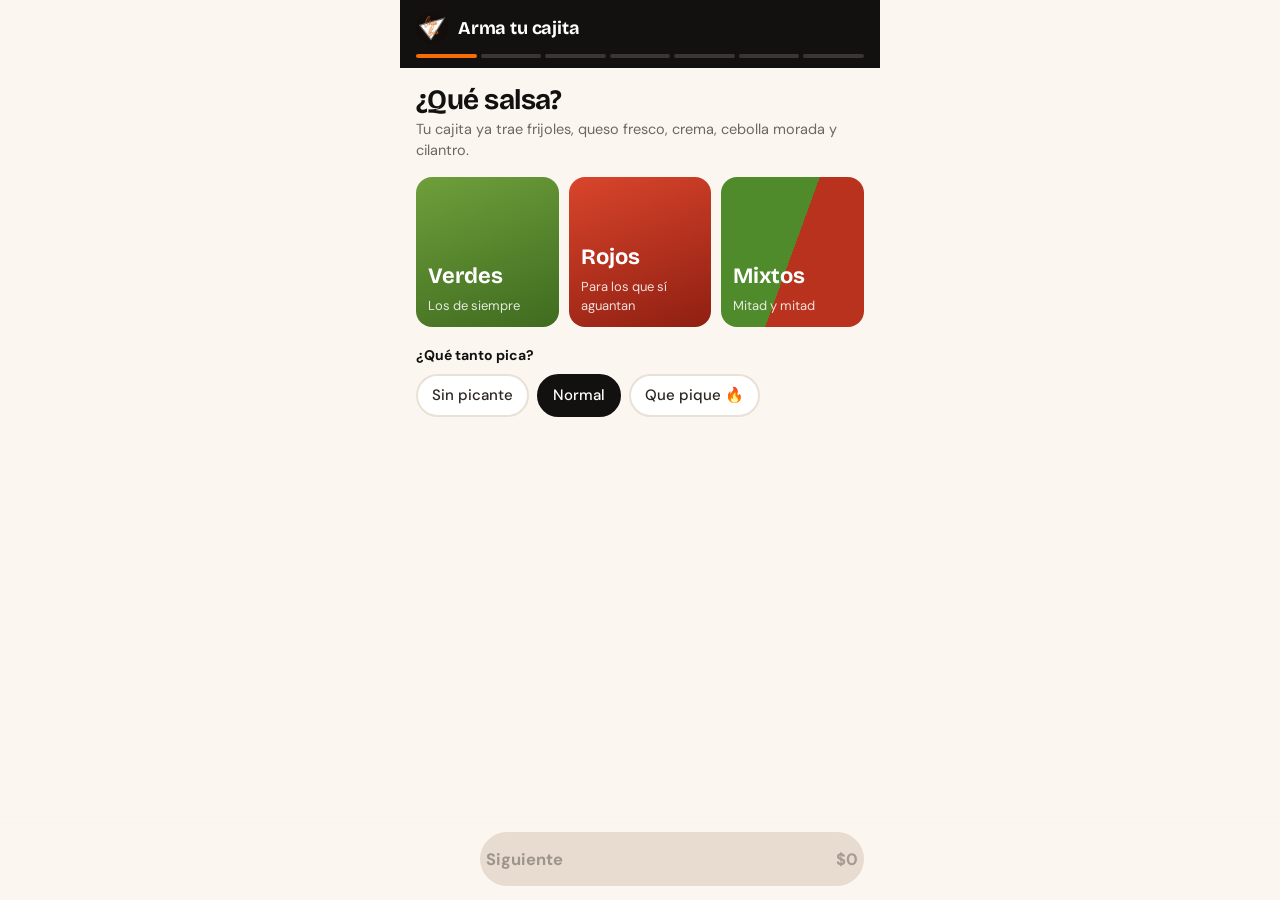
<file: docs/demo/chilabike/arma/index.html>
<!doctype html>
<!-- Menú interactivo de Chilabike ("Arma tu cajita"): se abre desde WhatsApp, Instagram o Messenger.
     Se arma SOLO con el menú capturado en el portal (Chilabike → Menú): producto, pasos (salsa, picor, proteína,
     toppings, bebida… los que haya) con sus opciones, precios y "agotado hoy"; luego carrito, entrega y pago.
     ?modo=evento cotiza un evento con las mismas salsas, proteínas y toppings. ?canal=wa|ig|fb dice desde qué app se abrió.
     Origen del menú: CONFIG.menuUrl (producción) → el que se editó en el portal del demo (localStorage) → menu-ejemplo.js.
     Al terminar: dentro del simulador avisa con postMessage; además guarda el pedido (demo: localStorage; producción: CONFIG.pedidoUrl). -->
<html lang="es">
<head>
<meta charset="utf-8">
<meta name="viewport" content="width=device-width, initial-scale=1, viewport-fit=cover">
<title>Arma tu cajita · Chilabike</title>
<meta name="robots" content="noindex, nofollow">
<meta name="theme-color" content="#121110">
<meta name="color-scheme" content="light only">
<link rel="preconnect" href="https://fonts.googleapis.com"><link rel="preconnect" href="https://fonts.gstatic.com" crossorigin>
<link rel="stylesheet" href="https://fonts.googleapis.com/css2?family=Bricolage+Grotesque:opsz,wght@12..96,700;12..96,800&family=DM+Sans:wght@400;500;700&display=swap">
<style>
:root { --negro:#121110; --crema:#FBF6EF; --papel:#fff; --linea:#E9E1D6; --naranja:#F66D07; --naranja-osc:#C9500C; --suave:#FDE8DA; --texto:#2B2724; --gris:#6E6760;
  --f-disp:'Bricolage Grotesque','Arial Black',Arial,sans-serif; --f-txt:'DM Sans',Arial,sans-serif; color-scheme:light; }
* { box-sizing:border-box; -webkit-tap-highlight-color:transparent; }
html, body { margin:0; height:100%; }
body { background:var(--crema); color:var(--texto); font:400 16px/1.45 var(--f-txt); -webkit-font-smoothing:antialiased; }
.app { max-width:480px; margin:0 auto; min-height:100%; display:flex; flex-direction:column; background:var(--crema); }
header { position:sticky; top:0; z-index:5; background:var(--negro); color:#fff; padding:12px 16px 10px; }
header .fila { display:flex; align-items:center; gap:10px; }
header .logo { width:32px; height:32px; border-radius:50%; background:#130E0C; display:grid; place-items:center; } header .logo img { width:84%; height:84%; object-fit:contain; }
header b { font-family:var(--f-disp); font-size:18px; letter-spacing:-.01em; }
header small { margin-left:auto; color:#BDB4A9; font-size:12px; }
.pasos { display:flex; gap:4px; margin-top:10px; }
.pasos i { flex:1; height:4px; border-radius:2px; background:#3A3633; transition:background .3s; }
.pasos i.on { background:var(--naranja); }
main { flex:1; padding:18px 16px 120px; }
.paso.anim { animation:entra .3s ease both; }
@keyframes entra { from { opacity:0; transform:translateX(16px); } to { opacity:1; transform:none; } }
h1 { font-family:var(--f-disp); font-size:28px; line-height:1.05; letter-spacing:-.02em; margin:0 0 4px; color:var(--negro); }
.ayuda { color:var(--gris); font-size:14.5px; margin:0 0 16px; }
.grid { display:grid; gap:10px; }
.g3 { grid-template-columns:repeat(3,minmax(0,1fr)); } .g2 { grid-template-columns:repeat(2,minmax(0,1fr)); }
.op { position:relative; display:flex; flex-direction:column; gap:4px; text-align:left; font:inherit; color:inherit; background:var(--papel); border:2px solid var(--linea); border-radius:16px; padding:12px; cursor:pointer; transition:transform .12s, border-color .15s, box-shadow .15s; min-height:64px; }
.op:active { transform:scale(.97); }
.op.on { border-color:var(--negro); box-shadow:0 0 0 2px var(--negro) inset; }
.op.on::after { content:"✓"; position:absolute; top:8px; right:10px; width:22px; height:22px; border-radius:50%; background:var(--negro); color:#fff; font-size:13px; font-weight:700; display:grid; place-items:center; }
.op b { font-size:15.5px; } .op small { color:var(--gris); font-size:13px; } .op .p { font-weight:700; font-size:13.5px; color:var(--naranja-osc); }
.op.agotado, .chip.agotado { opacity:.45; cursor:not-allowed; } .op.agotado .p::after { content:" · agotado"; }
.salsa { min-height:150px; justify-content:flex-end; color:#fff; border:0; }
.salsa small { color:rgba(255,255,255,.85); } .salsa b { font-family:var(--f-disp); font-size:22px; }
.salsa.on { box-shadow:0 0 0 3px var(--negro), 0 10px 24px -10px rgba(0,0,0,.5); }
.ico { font-size:26px; line-height:1; }
.chips { display:flex; flex-wrap:wrap; gap:8px; }
.chip { font:inherit; font-size:15px; font-weight:500; background:var(--papel); border:2px solid var(--linea); border-radius:999px; padding:9px 14px; cursor:pointer; color:inherit; transition:all .15s; }
.chip.on { background:var(--negro); border-color:var(--negro); color:#fff; }
.chip small { color:inherit; opacity:.7; font-weight:400; margin-left:4px; }
.seccion { margin:18px 0 8px; font-weight:700; font-size:14px; color:var(--negro); display:flex; justify-content:space-between; }
.seccion small { color:var(--gris); font-weight:400; }
.cant { display:flex; align-items:center; gap:14px; background:var(--papel); border:2px solid var(--linea); border-radius:16px; padding:10px 14px; }
.cant button { width:40px; height:40px; border-radius:50%; border:0; background:var(--suave); color:var(--naranja-osc); font-size:22px; font-weight:700; cursor:pointer; }
.cant b { font-family:var(--f-disp); font-size:24px; min-width:30px; text-align:center; }
.cant span { flex:1; color:var(--gris); font-size:14px; }
.caja { background:var(--papel); border:1px solid var(--linea); border-radius:16px; padding:14px; display:grid; gap:6px; margin-bottom:10px; }
.caja .tit { display:flex; justify-content:space-between; gap:10px; font-weight:700; }
.caja .det { color:var(--gris); font-size:14px; }
.caja .acc { display:flex; gap:14px; font-size:13.5px; } .caja .acc button { background:none; border:0; padding:0; font:inherit; color:var(--naranja-osc); font-weight:600; cursor:pointer; }
.total { display:flex; justify-content:space-between; font-family:var(--f-disp); font-size:22px; padding:10px 2px; }
input, select, textarea { width:100%; font:inherit; font-size:16px; border:2px solid var(--linea); border-radius:12px; padding:12px; background:var(--papel); color:inherit; }
input:focus, textarea:focus, select:focus { outline:none; border-color:var(--naranja); }
label.campo { display:grid; gap:6px; font-weight:700; font-size:14px; margin-bottom:12px; }
.rango { display:flex; align-items:center; gap:12px; } .rango input { flex:1; accent-color:var(--naranja); padding:0; border:0; } .rango b { font-family:var(--f-disp); font-size:26px; min-width:70px; text-align:right; }
.pie { position:fixed; left:0; right:0; bottom:0; z-index:6; background:linear-gradient(to top, var(--crema) 70%, rgba(251,246,239,0)); padding:18px 16px calc(14px + env(safe-area-inset-bottom,0px)); }
.pie .in { max-width:448px; margin:0 auto; display:flex; gap:10px; }
.btn { flex:1; min-height:54px; border-radius:999px; border:0; font:700 16.5px var(--f-txt); cursor:pointer; display:flex; align-items:center; justify-content:center; gap:10px; }
.btn-n { background:var(--naranja); color:var(--negro); box-shadow:0 12px 26px -12px rgba(201,80,12,.8); }
.btn-n:disabled { background:#E7DCCF; color:#9D958B; box-shadow:none; }
.btn-l { flex:0 0 54px; background:var(--papel); border:2px solid var(--linea); color:var(--negro); font-size:20px; }
.btn .t { margin-left:auto; padding-left:8px; opacity:.9; }
.listo { text-align:center; padding-top:30px; }
.listo .ok { width:84px; height:84px; border-radius:50%; background:var(--naranja); display:grid; place-items:center; margin:0 auto 16px; animation:pop .45s cubic-bezier(.2,1.6,.4,1) both; }
@keyframes pop { from { transform:scale(.3); opacity:0; } to { transform:none; opacity:1; } }
.nota { font-size:12.5px; color:var(--gris); text-align:center; margin-top:14px; }
.sucs { display:grid; gap:8px; }
.suc { display:flex; align-items:center; gap:10px; background:var(--papel); border:2px solid var(--linea); border-radius:14px; padding:11px 14px; cursor:pointer; }
.suc > div { flex:1; } .suc b { display:block; font-size:15.5px; } .suc small { color:var(--gris); font-size:13px; }
.suc a { font-size:13.5px; font-weight:700; color:var(--naranja-osc); text-decoration:none; white-space:nowrap; padding:6px 0 6px 8px; }
.suc.on { border-color:var(--negro); box-shadow:0 0 0 2px var(--negro) inset; } .suc.cerrada { opacity:.5; cursor:not-allowed; }
.ubi { width:100%; font:inherit; font-weight:700; font-size:15px; background:var(--papel); border:2px dashed var(--linea); border-radius:14px; padding:12px; cursor:pointer; color:var(--negro); }
.ubi.on { border-style:solid; border-color:#7BC47F; background:#EEF8EE; }
.op.fila { flex-direction:row; align-items:center; justify-content:space-between; gap:10px; min-height:0; padding-right:40px; } .op.fila small { display:block; }
.busca { position:relative; }
.sug { display:none; position:absolute; left:0; right:0; top:calc(100% + 4px); z-index:9; background:var(--papel); border:2px solid var(--negro); border-radius:14px; overflow:hidden; box-shadow:0 16px 32px -14px rgba(0,0,0,.45); }
.sug.on { display:block; }
.sug button { display:block; width:100%; text-align:left; font:inherit; background:none; border:0; border-bottom:1px solid var(--linea); padding:10px 12px 10px 38px; cursor:pointer; position:relative; color:var(--texto); }
.sug button::before { content:"📍"; position:absolute; left:12px; top:11px; font-size:15px; }
.sug button b { display:block; font-size:15px; font-weight:700; } .sug button small { color:var(--gris); font-size:12.5px; font-weight:400; }
.sug button.on, .sug button:hover { background:var(--suave); }
.sug-pie { font-size:10.5px; color:var(--gris); text-align:right; padding:4px 10px; font-weight:400; }
.ok-dir { margin:-4px 0 6px; font-size:13.5px; font-weight:700; color:#2E7D32; }
.ubi.mal { border-color:#F5C77E; background:#FFFAEB; color:#7A4B00; }
.incl { list-style:none; margin:0; padding:0; display:grid; gap:8px; }
.incl li { display:flex; gap:12px; align-items:flex-start; background:var(--papel); border:1px solid var(--linea); border-radius:14px; padding:10px 12px; font-size:14px; color:var(--gris); }
.incl li span { font-size:22px; line-height:1.1; } .incl li b { display:block; color:var(--negro); font-size:15px; }
.caja.ant { background:var(--suave); border-color:#F7C9A9; } .caja.ant .det { color:#7A3D12; }
.cant small { font-size:12.5px; }
.pend { background:#FFF3C4; color:#6B4E00; border-radius:4px; padding:0 4px; font-weight:700; font-size:.85em; }
</style>
</head>
<body>
<div class="app">
  <header>
    <div class="fila"><span class="logo"><img src="../../img/clientes/chilabike-logo.png" alt=""></span><b id="h-tit">Arma tu cajita</b><small id="h-canal"></small></div>
    <div class="pasos" id="barra"></div>
  </header>
  <main id="main"><p class="ayuda">Cargando el menú…</p></main>
  <div class="pie"><div class="in"><button class="btn btn-l" id="atras" aria-label="Atrás">‹</button><button class="btn btn-n" id="sig"><span id="sig-t">Siguiente</span><span class="t" id="sig-total"></span></button></div></div>
</div>
<script src="../menu-ejemplo.js?v=20261104-1947"></script>
<script>
// ---------- configuración (producción: la función de Supabase de Chilabike) ----------
var CONFIG = {
  mapsKey: '',      // llave de Google Maps (Places). Sin llave, las sugerencias salen de OpenStreetMap (Photon)
  menuUrl: '',      // GET → el menú publicado (tabla app.menus)
  pedidoUrl: '',    // POST → crea el pedido (tabla app.pedidos) y lo liga a la conversación
};
var q = new URLSearchParams(location.search);
var CANAL = { wa: 'WhatsApp', ig: 'Instagram', fb: 'Messenger' }[q.get('canal')] || '';
var EVENTO = q.get('modo') === 'evento';
var CONV = q.get('c') || null;               // la conversación de la que salió (va firmada en producción)
var DENTRO = window.parent !== window;
var $ = function (s) { return document.querySelector(s); };
var dinero = function (n) { return '$' + Math.round(n).toLocaleString('es-MX'); };
var esc = function (s) { return String(s == null ? '' : s).replace(/[&<>"]/g, function (c) { return { '&': '&amp;', '<': '&lt;', '>': '&gt;', '"': '&quot;' }[c]; }); };
$('#h-canal').textContent = CANAL ? 'dentro de ' + CANAL : '';
var M, PASOS, st;

function cargarMenu() {
  if (CONFIG.menuUrl) return fetch(CONFIG.menuUrl).then(function (r) { return r.json(); });
  var guardado = null; try { guardado = JSON.parse(localStorage.getItem('chilabike-demo-menu') || 'null'); } catch (e) {}
  return Promise.resolve(guardado || window.MENU_CHILABIKE);
}
cargarMenu().then(function (m) { M = m; var X = window.MENU_CHILABIKE; if (X) { M.ubicaciones = M.ubicaciones || X.ubicaciones; if (M.eventos && !M.eventos.zonas) M.eventos.zonas = X.eventos.zonas; } if (!(M.eventos || {}).horarios && window.MENU_CHILABIKE) M.eventos = Object.assign({}, window.MENU_CHILABIKE.eventos, M.eventos || {}, { horarios: window.MENU_CHILABIKE.eventos.horarios, incluye: window.MENU_CHILABIKE.eventos.incluye }); iniciar(); }).catch(function () { $('#main').innerHTML = '<p class="ayuda">No se pudo cargar el menú. Intenta de nuevo en un momento.</p>'; });

// ---------- ayudantes del menú ----------
var paso = function (id) { return M.pasos.find(function (p) { return p.id === id; }); };
var opcion = function (pid, oid) { var p = paso(pid); return p && p.opciones.find(function (o) { return o.id === oid; }); };
var visibles = function (p) { return p.opciones.filter(function (o) { return o.visible !== false; }); };
function nueva() {
  var e = {}; M.pasos.forEach(function (p) { e[p.id] = p.tipo === 'varias' ? [] : (p.predeterminado || null); });
  return { e: e, cant: 1 };
}
function precioUnit(c) {
  var t = Number(M.producto.precio || 0);
  M.pasos.forEach(function (p) { [].concat(c.e[p.id] || []).forEach(function (oid) { var o = opcion(p.id, oid); if (o) t += Number(o.precio || 0); }); });
  return t;
}
var precioCajita = function (c) { return precioUnit(c) * c.cant; };
var subtotal = function () { return st.carrito.reduce(function (s, c) { return s + precioCajita(c); }, 0); };
var envio = function () { return st.entrega === 'domicilio' ? Number(M.envio || 0) : 0; };
var total = function () { return subtotal() + envio(); };
function resumen(c) {
  var partes = [];
  M.pasos.forEach(function (p) {
    var ids = [].concat(c.e[p.id] || []);
    if (!ids.length || (p.predeterminado && ids.length === 1 && ids[0] === p.predeterminado)) return;
    var n = ids.map(function (oid) { return (opcion(p.id, oid) || {}).nombre; }).filter(function (x) { return x && !/^nada$/i.test(x); });
    if (n.length) partes.push(n.join(', '));
  });
  return partes.join(' · ');
}

// ---------- pasos: los del menú (los "junto" van en la misma pantalla que el anterior) + carrito, entrega y pago ----------
function iniciar() {
  document.title = (EVENTO ? 'Cotiza tu evento' : 'Arma tu ' + M.producto.nombre.split(' ')[0].toLowerCase()) + ' · ' + M.negocio;
  $('#h-tit').textContent = EVENTO ? 'Cotiza tu evento' : 'Arma tu ' + M.producto.nombre.split(' ')[0].toLowerCase();
  st = { paso: 0, actual: nueva(), carrito: [], entrega: null, sucursal: null, direccion: '', pago: null, cambio: null,
    ev: { tipo: null, fecha: '', horario: null, hora: '', personas: 0, lugar: '', zona: null, ubicacion: null, factura: null } };
  if (EVENTO) { PASOS = EVENTOS.filter(function (p) { return !p.siFactura || EV().pideFactura; }); } else {
    PASOS = [];
    M.pasos.forEach(function (p) { if (p.junto && PASOS.length) PASOS[PASOS.length - 1].ids.push(p.id); else PASOS.push({ ids: [p.id] }); });
    PASOS = PASOS.map(pasoMenu).concat([CARRITO, ENTREGA, PAGO]);
  }
  pintar();
}
function bloque(p, i) {
  var A = st.actual, sel = function (o) { return [].concat(A.e[p.id] || []).indexOf(o.id) >= 0; };
  var cab = i === 0 ? '<h1>' + esc(p.titulo) + '</h1>' + (p.ayuda ? '<p class="ayuda">' + esc(p.ayuda) + '</p>' : '<p class="ayuda"></p>') : '<div class="seccion">' + esc(p.titulo) + (p.tipo === 'varias' ? '<small>las que quieras</small>' : '') + '</div>';
  var ops = visibles(p);
  if (p.estilo === 'salsa') return cab + '<div class="grid g3">' + ops.map(function (o) {
    return '<button class="op salsa' + (sel(o) ? ' on' : '') + (o.disponible === false ? ' agotado' : '') + '" style="background:' + (o.color || 'var(--negro)') + '" data-p="' + p.id + '" data-o="' + o.id + '"><b>' + esc(o.nombre) + '</b><small>' + esc(o.disponible === false ? 'Agotado hoy' : o.desc || '') + '</small></button>'; }).join('') + '</div>';
  if (p.estilo === 'tarjeta') return cab + '<div class="grid g2">' + ops.map(function (o) {
    return '<button class="op' + (sel(o) ? ' on' : '') + (o.disponible === false ? ' agotado' : '') + '" data-p="' + p.id + '" data-o="' + o.id + '">' + (o.emoji ? '<span class="ico">' + o.emoji + '</span>' : '') + '<b>' + esc(o.nombre) + '</b><span class="p">' + (o.disponible === false ? 'Agotado hoy' : o.precio ? (p.id === 'bebida' ? dinero(o.precio) : '+' + dinero(o.precio)) : i === 0 && p.id !== 'bebida' ? 'Incluido' : '') + '</span></button>'; }).join('') + '</div>';
  return cab + '<div class="chips">' + ops.map(function (o) {
    return '<button class="chip' + (sel(o) ? ' on' : '') + (o.disponible === false ? ' agotado' : '') + '" data-p="' + p.id + '" data-o="' + o.id + '">' + esc(o.nombre) + (o.disponible === false ? '<small>agotado</small>' : o.precio ? '<small>+' + dinero(o.precio) + '</small>' : '') + '</button>'; }).join('') + '</div>';
}
function pasoMenu(g) {
  var ps = g.ids.map(paso), ultimoMenu = g.ids.indexOf(M.pasos[M.pasos.length - 1].id) >= 0;
  return { menu: true, ultimoMenu: ultimoMenu, auto: ps.length === 1 && ps[0].tipo === 'una' && ps[0].estilo !== 'salsa' && !ultimoMenu,
    listo: function () { return ps.every(function (p) { return !p.obligatorio || [].concat(st.actual.e[p.id] || []).length > 0; }); },
    html: function () {
      return ps.map(bloque).join('') + (ultimoMenu ? '<div class="seccion">¿Cuántas así?</div><div class="cant"><button data-cant="-1">−</button><b>' + st.actual.cant + '</b><button data-cant="1">+</button><span>' + dinero(precioCajita(st.actual)) + '</span></div>' : '');
    } };
}
var CARRITO = { carrito: true, listo: function () { return st.carrito.length > 0; }, al: function () { if (pasoListo(st.actual)) { st.carrito.push(st.actual); st.actual = nueva(); } }, html: function () {
  return '<h1>Tu pedido</h1><p class="ayuda">¿Alguien más va a querer? Agrégale otra.</p>' +
    st.carrito.map(function (c, i) { return '<div class="caja"><div class="tit"><span>' + c.cant + ' × ' + esc(M.producto.nombre) + '</span><span>' + dinero(precioCajita(c)) + '</span></div><div class="det">' + esc(resumen(c)) + '</div><div class="acc"><button data-quitar="' + i + '">Quitar</button></div></div>'; }).join('') +
    '<button class="op" data-otra style="align-items:center;flex-direction:row;justify-content:center;border-style:dashed"><b>+ Agregar otra</b></button>' +
    '<div class="total"><span>Subtotal</span><span>' + dinero(subtotal()) + '</span></div>'; } };
var ENTREGA = { listo: function () { return (st.entrega === 'recoger' && !!st.sucursal) || (st.entrega === 'domicilio' && st.direccion.trim().length > 5); }, html: function () {
  return '<h1>¿Cómo te lo damos?</h1><p class="ayuda">A domicilio te llega con uno de nuestros choferes.</p><div class="grid g2">' +
    '<button class="op' + (st.entrega === 'domicilio' ? ' on' : '') + '" data-ent="domicilio"><span class="ico">🛵</span><b>A domicilio</b><span class="p">' + (M.envio ? '+' + dinero(M.envio) : 'Sin costo') + '</span></button>' +
    '<button class="op' + (st.entrega === 'recoger' ? ' on' : '') + '" data-ent="recoger"><span class="ico">🏪</span><b>Paso por él</b><span class="p">Sin costo</span></button></div>' +
    (st.entrega === 'domicilio' ? '<div style="margin-top:14px"><label class="campo">Dirección<div class="busca"><input id="dir" value="' + esc(st.direccion) + '" placeholder="Escribe tu calle y número" autocomplete="off"><div class="sug" id="dir-sug"></div></div></label>' + (st.dirMapa ? '<p class="ok-dir">📍 Ubicación exacta guardada</p>' : '<p class="nota" style="text-align:left;margin:-4px 0 0">Escribe y escoge tu dirección de la lista.</p>') + '</div>' : '') +
    (st.entrega === 'recoger' ? '<div class="seccion" style="margin-top:18px">¿En qué sucursal?</div><div class="sucs">' + M.sucursales.map(function (s) {
      var u = ubic(s), cerrada = !abreHoy(s);
      return '<div class="suc' + (s === st.sucursal ? ' on' : '') + (cerrada ? ' cerrada' : '') + '" data-suc="' + esc(s) + '"><div><b>' + esc(s) + '</b>' +
        (u.direccion || u.referencia || u.nota ? '<small>' + esc([u.direccion, u.referencia, u.nota].filter(Boolean).join(' · ')) + (cerrada ? ' · hoy no abre' : '') + '</small>' : '') + '</div>' +
        (u.mapa ? '<a href="' + esc(u.mapa) + '" target="_blank" rel="noopener" data-mapa>Mapa ↗</a>' : '') + '</div>'; }).join('') + '</div>' : ''); } };
var ubic = function (s) { return (M.ubicaciones || {})[s] || {}; };
var abreHoy = function (s) { var d = ubic(s).dias; return !d || d.indexOf(new Date().getDay()) >= 0; };
var PAGO = { listo: function () { return !!st.pago; }, html: function () {
  return '<h1>¿Cómo pagas?</h1><p class="ayuda">Total: <b>' + dinero(total()) + '</b>' + (envio() ? ' (con envío)' : '') + '</p><div class="grid g2">' +
    M.pagos.map(function (x) { return '<button class="op' + (st.pago === x ? ' on' : '') + '" data-pago="' + esc(x) + '"><span class="ico">' + ({ Efectivo: '💵', Transferencia: '🏦', Tarjeta: '💳' }[x] || '💰') + '</span><b>' + esc(x) + '</b><small>' + ({ Efectivo: 'Al recibir', Transferencia: 'Te pasamos los datos', Tarjeta: 'Terminal al recibir' }[x] || '') + '</small></button>'; }).join('') + '</div>' +
    (st.pago === 'Efectivo' ? '<div class="seccion" style="margin-top:16px">¿Con cuánto pagas? <small>para llevarte cambio</small></div><div class="chips">' + ['Exacto', '$200', '$500', '$1,000'].map(function (x) { return '<button class="chip' + (st.cambio === x ? ' on' : '') + '" data-cambio="' + x + '">' + x + '</button>'; }).join('') + '</div>' : ''); } };
// Eventos: el esquema de Javier (precio por persona, mínimo de órdenes según el horario, lo que incluye y el anticipo).
var EV = function () { return M.eventos || {}; };
var horarios = function () { return (EV().horarios || []).slice().sort(function (a, b) { return a.desde < b.desde ? -1 : 1; }); };
var horarioDe = function (h) { var l = horarios(), r = null; l.forEach(function (x) { if (h >= x.desde) r = x; }); return r || l[l.length - 1] || null; };
var minimo = function () { var h = horarios().filter(function (x) { return x.id === st.ev.horario; })[0]; return h ? h.minimo : 15; };
var listaIncluye = function () { return '<ul class="incl">' + (EV().incluye || []).map(function (x) { return '<li><span>' + esc(x.emoji || '✓') + '</span><div><b>' + esc(x.t) + '</b>' + esc(x.d || '') + '</div></li>'; }).join('') + '</ul>'; };
var EVENTOS = [
  { listo: function () { return !!st.ev.tipo; }, auto: true, html: function () {
    var ico = { 'Cumpleaños': '🎂', 'Boda o XV': '💍', 'Desayuno de oficina': '💼', 'Reunión': '🙌', 'Tornafiesta': '🌙' };
    return '<h1>¿Qué vas a celebrar?</h1><p class="ayuda">En 1 minuto te damos tu cotización.</p><div class="grid g2">' +
      EV().tipos.map(function (x) { return '<button class="op' + (st.ev.tipo === x ? ' on' : '') + '" data-ev-tipo="' + esc(x) + '"><span class="ico">' + (ico[x] || '✨') + '</span><b>' + esc(x) + '</b></button>'; }).join('') + '</div>'; } },
  { listo: function () { return !!st.ev.fecha && !!st.ev.horario; }, html: function () {
    var min = new Date(Date.now() + 864e5).toISOString().slice(0, 10);
    var ico = { manana: '☀️', tarde: '🌤️', noche: '🌙', madrugada: '🌌' };
    return '<h1>¿Cuándo es?</h1><p class="ayuda">El mínimo de órdenes cambia según el horario.</p><label class="campo">Fecha<input type="date" id="ev-fecha" min="' + min + '" value="' + esc(st.ev.fecha) + '"></label>' +
      '<div class="seccion">Horario</div><div class="grid g2">' + (EV().horarios || []).map(function (h) {
        return '<button class="op' + (st.ev.horario === h.id ? ' on' : '') + '" data-ev-hor="' + h.id + '"><span class="ico">' + (ico[h.id] || '🕒') + '</span><b>' + esc(h.nombre) + '</b><span class="p">Mínimo ' + h.minimo + ' órdenes</span></button>'; }).join('') + '</div>' +
      (st.ev.horario ? '<label class="campo" style="margin-top:14px">Hora aproximada<input type="time" id="ev-hora" value="' + esc(st.ev.hora) + '"></label>' : ''); } },
  { listo: function () { return st.ev.personas >= minimo() && (st.ev.lugar.trim().length > 3 || !!st.ev.ubicacion) && (!(EV().zonas || []).length || !!st.ev.zona); }, al: function () { if (st.ev.personas < minimo()) st.ev.personas = minimo(); }, html: function () {
    var E = st.ev, m = minimo(), pp = EV().precioPersona;
    return '<h1>¿Cuántos y dónde?</h1><p class="ayuda">Una orden por persona.</p>' +
      '<div class="cant"><button data-ev-pers="-5" aria-label="Menos">−</button><b id="ev-pers-n">' + E.personas + '</b><span>personas<br><small>mínimo ' + m + ' en este horario</small></span><button data-ev-pers="5" aria-label="Más">+</button></div>' +
      '<div class="rango" style="margin:10px 0 4px"><input type="range" id="ev-pers" min="' + m + '" max="' + Math.max(500, m * 4) + '" step="1" value="' + E.personas + '"></div>' +
      (pp ? '<p class="ayuda" id="ev-estim">' + E.personas + ' × ' + dinero(pp) + ' = <b>' + dinero(pp * E.personas) + '</b></p>' : '') +
      '<label class="campo">¿Dónde es? <small style="font-weight:400;color:var(--gris)">escribe y escoge de la lista</small><div class="busca"><input id="ev-lugar" value="' + esc(E.lugar) + '" placeholder="Ej. Quinta Los Encinos, Santiago" autocomplete="off"><div class="sug" id="ev-sug"></div></div></label>' +
      (E.ubicacion ? '<p class="ok-dir">📍 Ubicación exacta guardada' + (E.km != null ? ' · a ' + E.km + ' km de Monterrey' : '') + '</p>' : '<button class="ubi" id="ev-ubi">📍 Estoy en el lugar: usar mi ubicación</button>') +
      ((EV().zonas || []).length ? '<div class="seccion">¿Por qué zona? <small>para el traslado</small></div><div class="grid">' + EV().zonas.map(function (z) {
        return '<button class="op fila' + (E.zona === z.id ? ' on' : '') + '" data-ev-zona="' + z.id + '"><div><b>' + esc(z.nombre) + '</b>' + (z.detalle ? '<small>' + esc(z.detalle) + '</small>' : '') + '</div><span class="p">' + rango(z) + '</span></button>'; }).join('') + '</div>' : ''); } },
  { siFactura: true, listo: function () { return st.ev.factura !== null; }, auto: true, html: function () {
    return '<h1>¿Requieres factura?</h1><p class="ayuda">Para tenerla lista el día del evento.</p><div class="grid g2">' +
      [['si', '🧾', 'Sí, con factura'], ['no', '🙅', 'No, sin factura']].map(function (x) { return '<button class="op' + (st.ev.factura === (x[0] === 'si') ? ' on' : '') + '" data-ev-fac="' + x[0] + '"><span class="ico">' + x[1] + '</span><b>' + x[2] + '</b></button>'; }).join('') + '</div>'; } },
  { listo: function () { return true; }, html: function () {
    var E = st.ev, X = EV(), pp = X.precioPersona, tot = pp ? pp * E.personas : 0, ant = X.anticipo || 0, h = horarios().filter(function (x) { return x.id === E.horario; })[0] || {}, z = zona();
    var tMin = tot + (z ? z.min : 0), tMax = tot + (z ? z.max : 0), dos = function (a, b) { return a === b ? dinero(a) : dinero(a) + '–' + dinero(b); };
    return '<h1>Tu cotización</h1><p class="ayuda">' + esc(E.tipo) + ' · ' + fechaBonita(E.fecha) + ' · ' + esc(h.nombre || '') + (E.hora ? ' (' + horaBonita(E.hora) + ')' : '') + '</p>' +
      '<div class="caja"><div class="total" style="padding:0"><span>' + E.personas + ' personas</span><span>' + (pp ? dinero(tot) : '$<span class="pend">__</span>') + '</span></div>' +
      '<div class="det">' + (pp ? dinero(pp) + ' por persona' : 'Precio por persona: se cotiza') + ' · ' + esc(E.lugar) + (E.factura === true ? ' · con factura' : E.factura === false ? ' · sin factura' : '') + '</div>' +
      (z ? '<div class="tit" style="font-weight:500"><span>🚚 Traslado y montaje aprox.</span><span>' + rango(z) + '</span></div>' : '') +
      (X.traslado ? '<div class="det">' + esc(X.traslado) + (CANAL ? ' Mándala por el chat de ' + CANAL + ' 📍' : '') + '</div>' : '') +
      (z && pp ? '<div class="total" style="padding:6px 0 0;border-top:1px solid var(--linea)"><span>Total aprox.</span><span>' + dos(tMin, tMax) + '</span></div>' : '') + '</div>' +
      (ant && pp ? '<div class="caja ant"><div class="tit"><span>Para apartar tu fecha</span><span>' + dos(tMin * ant / 100, tMax * ant / 100) + '</span></div><div class="det">' + ant + '% de anticipo · el resto se liquida el día del evento.</div></div>' : '') +
      '<div class="seccion">El servicio incluye</div>' + listaIncluye() +
      (X.condiciones ? '<p class="nota" style="text-align:left">' + esc(X.condiciones) + '</p>' : ''); } },
];
// ---------- buscador de direcciones (como Google Maps: escribes y escoges) ----------
var MTY = { lat: 25.6866, lng: -100.3161 };
function km(a, b) { var r = Math.PI / 180, x = (b.lng - a.lng) * r * Math.cos((a.lat + b.lat) / 2 * r), y = (b.lat - a.lat) * r; return Math.round(Math.sqrt(x * x + y * y) * 6371); }
function zonaPorKm(k) { var z = EV().zonas || []; if (!z.length) return null; return (k <= 22 ? z[0] : k <= 60 ? z[1] || z[0] : z[2] || z[z.length - 1]).id; }
var etiqueta = function (p) { var a = [p.name, [p.street, p.housenumber].filter(Boolean).join(' ')].filter(Boolean); if (a[0] && a[1] && a[1].indexOf(a[0]) === 0) a.shift();
  return { t: a.join(', ') || p.city || '', d: [p.district || p.locality, p.city, p.state].filter(Boolean).filter(function (x, i, l) { return l.indexOf(x) === i; }).join(', ') }; };
function sugerencias(q) {
  if (CONFIG.mapsKey && window.google && google.maps && google.maps.places) return new Promise(function (ok) {
    new google.maps.places.AutocompleteService().getPlacePredictions({ input: q, componentRestrictions: { country: 'mx' }, locationBias: { center: MTY, radius: 80000 } }, function (r) {
      ok((r || []).map(function (x) { return { t: x.structured_formatting.main_text, d: x.structured_formatting.secondary_text, id: x.place_id }; })); }); });
  return fetch('https://photon.komoot.io/api/?limit=6&lat=25.6866&lon=-100.3161&bbox=-101.6,24.6,-99.4,26.6&q=' + encodeURIComponent(q)).then(function (r) { return r.json(); }).then(function (j) {
    return (j.features || []).map(function (f) { var e = etiqueta(f.properties); return { t: e.t, d: e.d, lat: f.geometry.coordinates[1], lng: f.geometry.coordinates[0] }; }); });
}
function detalle(x) {
  if (!x.id) return Promise.resolve(x);
  return new Promise(function (ok) { new google.maps.places.PlacesService(document.createElement('div')).getDetails({ placeId: x.id, fields: ['geometry', 'formatted_address'] }, function (p) {
    ok(p ? { t: x.t, d: p.formatted_address, lat: p.geometry.location.lat(), lng: p.geometry.location.lng() } : x); }); });
}
// Conecta un campo con su lista de sugerencias; alElegir recibe { t, d, lat, lng }
function buscador(input, lista, alEscribir, alElegir) {
  var t, ult = '', marcado = -1, res = [];
  var cerrar = function () { lista.innerHTML = ''; lista.classList.remove('on'); };
  var pinta = function () { lista.innerHTML = res.map(function (x, i) { return '<button type="button" data-i="' + i + '"' + (i === marcado ? ' class="on"' : '') + '><b>' + esc(x.t) + '</b><small>' + esc(x.d) + '</small></button>'; }).join('') +
    '<div class="sug-pie">' + (CONFIG.mapsKey ? 'Google Maps' : '© OpenStreetMap') + '</div>'; lista.classList.toggle('on', res.length > 0);
    lista.querySelectorAll('[data-i]').forEach(function (b) { b.onmousedown = function (e) { e.preventDefault(); elegir(res[+b.dataset.i]); }; }); };
  var elegir = function (x) { cerrar(); detalle(x).then(function (y) { input.value = y.t + (y.d ? ', ' + y.d : ''); alElegir(y); }); };
  input.addEventListener('input', function () { alEscribir(input.value); clearTimeout(t); var q = input.value.trim(); if (q.length < 3) return cerrar();
    t = setTimeout(function () { ult = q; sugerencias(q).then(function (r) { if (ult !== q) return; res = r; marcado = -1; pinta(); }).catch(cerrar); }, 280); });
  input.addEventListener('keydown', function (e) { if (!res.length || !lista.classList.contains('on')) return;
    if (e.key === 'ArrowDown' || e.key === 'ArrowUp') { e.preventDefault(); marcado = (marcado + (e.key === 'ArrowDown' ? 1 : -1) + res.length) % res.length; pinta(); }
    if (e.key === 'Enter' && marcado >= 0) { e.preventDefault(); elegir(res[marcado]); } });
  input.addEventListener('blur', function () { setTimeout(cerrar, 150); });
}
function inverso(lat, lng) {
  return fetch('https://photon.komoot.io/reverse?lat=' + lat + '&lon=' + lng).then(function (r) { return r.json(); }).then(function (j) { var f = (j.features || [])[0]; if (!f) return ''; var e = etiqueta(f.properties); return e.t + (e.d ? ', ' + e.d : ''); }).catch(function () { return ''; });
}
if (CONFIG.mapsKey) { var gm = document.createElement('script'); gm.src = 'https://maps.googleapis.com/maps/api/js?libraries=places&language=es&region=MX&key=' + encodeURIComponent(CONFIG.mapsKey); gm.async = true; document.head.appendChild(gm); }
var mapa = function (lat, lng) { return 'https://maps.google.com/?q=' + (+lat).toFixed(6) + ',' + (+lng).toFixed(6); };
var zona = function () { return (EV().zonas || []).filter(function (z) { return z.id === st.ev.zona; })[0] || null; };
var rango = function (z) { return z.min === z.max ? dinero(z.min) : dinero(z.min) + '–' + dinero(z.max); };
function horaBonita(h) { if (!h) return ''; var p = h.split(':'), d = new Date(); d.setHours(+p[0], +p[1]); return d.toLocaleTimeString('es-MX', { hour: 'numeric', minute: '2-digit' }); }
var nombres = function (pid, ids) { return ids.map(function (i) { return (opcion(pid, i) || {}).nombre; }).filter(Boolean); };
var pasoListo = function (c) { return M.pasos.every(function (p) { return !p.obligatorio || [].concat(c.e[p.id] || []).length > 0; }); };

var ultimoPaso = -1;
function pintar() {
  var p = PASOS[st.paso], anim = ultimoPaso !== st.paso; ultimoPaso = st.paso;
  $('#barra').innerHTML = PASOS.map(function (_, i) { return '<i class="' + (i <= st.paso ? 'on' : '') + '"></i>'; }).join('');
  $('#main').innerHTML = '<section class="paso' + (anim ? ' anim' : '') + '">' + p.html() + '</section>';
  var ultimo = st.paso === PASOS.length - 1;
  $('#sig-t').textContent = ultimo ? (EVENTO ? 'Enviar a ' + M.negocio : 'Hacer mi pedido') : p.ultimoMenu ? 'Agregar al pedido' : 'Siguiente';
  $('#sig-total').textContent = EVENTO ? '' : (p.menu ? dinero(subtotal() + (pasoListo(st.actual) || precioUnit(st.actual) > M.producto.precio ? precioCajita(st.actual) : 0)) : dinero(total()));
  $('#sig').disabled = !p.listo();
  $('#atras').style.visibility = st.paso === 0 ? 'hidden' : 'visible';
  enlazar();
}
function enlazar() {
  var A = st.actual;
  document.querySelectorAll('[data-p]').forEach(function (b) { b.onclick = function () {
    var p = paso(b.dataset.p), o = opcion(p.id, b.dataset.o); if (!o || o.disponible === false) return;
    if (p.tipo === 'varias') { var l = A.e[p.id], i = l.indexOf(o.id); if (i >= 0) l.splice(i, 1); else l.push(o.id); }
    else A.e[p.id] = o.id;
    pintar(); if (PASOS[st.paso].auto && p.tipo === 'una') setTimeout(avanzar, 260);
  }; });
  document.querySelectorAll('[data-cant]').forEach(function (b) { b.onclick = function () { A.cant = Math.max(1, A.cant + Number(b.dataset.cant)); pintar(); }; });
  document.querySelectorAll('[data-quitar]').forEach(function (b) { b.onclick = function () { st.carrito.splice(Number(b.dataset.quitar), 1); pintar(); }; });
  var otra = $('[data-otra]'); if (otra) otra.onclick = function () { st.paso = 0; pintar(); };
  document.querySelectorAll('[data-ent]').forEach(function (b) { b.onclick = function () { st.entrega = b.dataset.ent; pintar(); var d = $('#dir'); if (d) d.focus(); }; });
  var dir = $('#dir'); if (dir) buscador(dir, $('#dir-sug'), function (v) { st.direccion = v; st.dirMapa = null; $('#sig').disabled = !PASOS[st.paso].listo(); },
    function (y) { st.direccion = dir.value; st.dirMapa = mapa(y.lat, y.lng); pintar(); });
  document.querySelectorAll('[data-suc]').forEach(function (b) { b.onclick = function (ev) { if (ev.target.closest('[data-mapa]') || b.classList.contains('cerrada')) return; st.sucursal = b.dataset.suc; pintar(); }; });
  document.querySelectorAll('[data-pago]').forEach(function (b) { b.onclick = function () { st.pago = b.dataset.pago; pintar(); }; });
  document.querySelectorAll('[data-cambio]').forEach(function (b) { b.onclick = function () { st.cambio = b.dataset.cambio; pintar(); }; });
  var E = st.ev;
  document.querySelectorAll('[data-ev-tipo]').forEach(function (b) { b.onclick = function () { E.tipo = b.dataset.evTipo; pintar(); setTimeout(avanzar, 260); }; });
  var revisa = function () { $('#sig').disabled = !PASOS[st.paso].listo(); };
  var pers = function (n) { E.personas = Math.max(minimo(), n); $('#ev-pers-n').textContent = E.personas; var r = $('#ev-pers'); if (r) r.value = E.personas;
    var es = $('#ev-estim'), pp = EV().precioPersona; if (es && pp) es.innerHTML = E.personas + ' × ' + dinero(pp) + ' = <b>' + dinero(pp * E.personas) + '</b>'; revisa(); };
  document.querySelectorAll('[data-ev-hor]').forEach(function (b) { b.onclick = function () { var h = horarios().filter(function (x) { return x.id === b.dataset.evHor; })[0]; E.horario = h.id; if (!E.hora || horarioDe(E.hora) !== h) E.hora = h.hora || h.desde; pintar(); }; });
  document.querySelectorAll('[data-ev-fac]').forEach(function (b) { b.onclick = function () { E.factura = b.dataset.evFac === 'si'; pintar(); setTimeout(avanzar, 260); }; });
  document.querySelectorAll('[data-ev-pers]').forEach(function (b) { b.onclick = function () { pers(E.personas + Number(b.dataset.evPers)); }; });
  document.querySelectorAll('[data-ev-zona]').forEach(function (b) { b.onclick = function () { E.zona = b.dataset.evZona; pintar(); }; });
  var fijar = function (lat, lng) { E.ubicacion = mapa(lat, lng); E.km = km(MTY, { lat: lat, lng: lng }); E.zona = zonaPorKm(E.km) || E.zona; };
  var ub = $('#ev-ubi'); if (ub) ub.onclick = function () {
    var listo_ = false, falla = function (m) { if (listo_) return; listo_ = true; ub.textContent = m; ub.classList.add('mal'); };
    if (!navigator.geolocation) return falla('Tu navegador no deja: escribe la dirección arriba');
    ub.textContent = 'Buscando tu ubicación…'; setTimeout(function () { falla('No se pudo: escribe la dirección arriba ☝️'); }, 9000);
    navigator.geolocation.getCurrentPosition(function (p) { if (listo_) return; listo_ = true; fijar(p.coords.latitude, p.coords.longitude);
      inverso(p.coords.latitude, p.coords.longitude).then(function (t) { if (t && !E.lugar.trim()) E.lugar = t; pintar(); }); pintar(); },
      function () { falla('No se pudo: escribe la dirección arriba ☝️'); }, { timeout: 8000, maximumAge: 60000 }); };
  var f = $('#ev-fecha'); if (f) f.oninput = function () { E.fecha = f.value; revisa(); };
  var h = $('#ev-hora'); if (h) h.onchange = function () { E.hora = h.value; var x = horarioDe(h.value); if (x && x.id !== E.horario) { E.horario = x.id; pintar(); } };
  var pr = $('#ev-pers'); if (pr) pr.oninput = function () { pers(Number(pr.value)); };
  var lu = $('#ev-lugar'); if (lu) buscador(lu, $('#ev-sug'), function (v) { E.lugar = v; if (E.ubicacion) { E.ubicacion = null; E.km = null; pintar(); var n = $('#ev-lugar'); n.focus(); n.setSelectionRange(v.length, v.length); return; } revisa(); },
    function (y) { E.lugar = lu.value; fijar(y.lat, y.lng); pintar(); });
}
function avanzar() {
  var p = PASOS[st.paso]; if (!p.listo()) return;
  if (st.paso === PASOS.length - 1) return terminar();
  st.paso++; if (PASOS[st.paso].al) PASOS[st.paso].al(); pintar(); window.scrollTo(0, 0);
}
$('#sig').onclick = function () { if (PASOS) avanzar(); };
$('#atras').onclick = function () {
  if (!PASOS || st.paso === 0) return;
  if (PASOS[st.paso].carrito && st.carrito.length) st.actual = st.carrito.pop();
  st.paso--; pintar();
};

function terminar() {
  var pedido, ahora = new Date().toISOString();
  if (EVENTO) {
    var E = st.ev, X = EV(), pp = X.precioPersona, tot = pp ? pp * E.personas : null, h = horarios().filter(function (x) { return x.id === E.horario; })[0] || {}, z = zona();
    pedido = { tipo: 'evento', canal: CANAL || 'Página', conversacion: CONV, creado_en: ahora,
      texto: '🎉 Quiero cotizar un evento\n' + E.tipo + ' · ' + E.personas + ' personas\n📅 ' + fechaBonita(E.fecha) + ', ' + horaBonita(E.hora) + ' (' + h.nombre + ')\n📍 ' + E.lugar + (E.ubicacion ? ' · ' + E.ubicacion : '') + (z ? '\n🚚 Zona: ' + z.nombre + ' (traslado aprox. ' + rango(z) + ')' : '') +
        (E.factura !== null ? '\n🧾 ' + (E.factura ? 'Con factura' : 'Sin factura') : '') + (tot ? '\n💰 ' + dinero(tot) + ' (' + dinero(pp) + ' por persona) + traslado' : ''),
      evento: { tipo: E.tipo, fecha: E.fecha, hora: E.hora, personas: E.personas, direccion: E.lugar, horario: h.nombre, factura: E.factura, zona: z ? z.nombre : null, ubicacion: E.ubicacion, traslado: z ? z.min : null, traslado_max: z ? z.max : null,
        precio_persona: pp || null, monto: tot, anticipo_sugerido: tot && X.anticipo ? (tot + (z ? z.min : 0)) * X.anticipo / 100 : null,
        notas: (h.nombre ? 'Horario: ' + h.nombre + ' (mínimo ' + h.minimo + ')' : '') + (E.factura !== null ? ' · ' + (E.factura ? 'requiere factura' : 'sin factura') : '') + (z ? ' · zona: ' + z.nombre + ', traslado aprox. ' + rango(z) : ' · traslado por cotizar') + (E.ubicacion ? ' · ubicación: ' + E.ubicacion : '') } };
  } else {
    var items = st.carrito.map(function (c) {
      var el = {}; M.pasos.forEach(function (p) { var n = nombres(p.id, [].concat(c.e[p.id] || [])); if (n.length) el[p.id] = n; });
      return { cantidad: c.cant, producto: M.producto.nombre, precio_unit: precioUnit(c), total: precioCajita(c), elecciones: el, resumen: resumen(c) }; });
    pedido = { tipo: 'pedido', canal: CANAL || 'Página', conversacion: CONV, creado_en: ahora, items: items,
      entrega: st.entrega, direccion: st.entrega === 'domicilio' ? st.direccion : null, mapa: st.entrega === 'domicilio' ? st.dirMapa || null : null, sucursal: st.entrega === 'recoger' ? st.sucursal : null,
      pago: st.pago, cambio: st.pago === 'Efectivo' ? st.cambio : null, subtotal: subtotal(), envio: envio(), total: total(),
      texto: '🛒 Mi pedido\n' + items.map(function (i) { return '• ' + i.cantidad + ' × ' + i.resumen; }).join('\n') +
        '\n' + (st.entrega === 'domicilio' ? '🛵 A domicilio: ' + st.direccion + (st.dirMapa ? ' · ' + st.dirMapa : '') : '🏪 Paso por él a ' + st.sucursal + (ubic(st.sucursal).mapa ? ' · ' + ubic(st.sucursal).mapa : '')) +
        '\n💳 ' + st.pago + (st.cambio && st.pago === 'Efectivo' ? ' (pago con ' + st.cambio + ')' : '') + '\nTotal: ' + dinero(total()) };
  }
  if (CONFIG.pedidoUrl) fetch(CONFIG.pedidoUrl, { method: 'POST', headers: { 'Content-Type': 'application/json' }, body: JSON.stringify(pedido) }).catch(function () {});
  if (DENTRO) window.parent.postMessage({ chilabike: true, pedido: pedido }, '*');
  try { var l = JSON.parse(localStorage.getItem('chilabike-demo-pedidos') || '[]'); l.push(pedido); localStorage.setItem('chilabike-demo-pedidos', JSON.stringify(l)); } catch (e) {}
  $('#barra').innerHTML = PASOS.map(function () { return '<i class="on"></i>'; }).join('');
  $('#main').innerHTML = '<div class="listo"><div class="ok"><svg width="40" height="40" viewBox="0 0 24 24" fill="none" stroke="#121110" stroke-width="3" stroke-linecap="round" stroke-linejoin="round"><path d="m5 12 5 5 9-10"/></svg></div>' +
    '<h1>' + (EVENTO ? '¡Ya llegó tu solicitud!' : '¡Pedido enviado!') + '</h1><p class="ayuda">' + (CANAL ? 'Regresa al chat de ' + CANAL + ': ahí te confirmamos' : 'Te confirmamos por WhatsApp') + (EVENTO ? ' tu cotización.' : ' y te avisamos cuando salga tu pedido.') + '</p>' +
    '<div class="caja" style="text-align:left;white-space:pre-line">' + esc(pedido.texto) + '</div>' +
    (DENTRO ? '' : '<p class="nota">Demo: el pedido aparece en Chilabike → Pedidos del portal (unaria.mx/demo/?demo=chilabike) si lo abres en este navegador.</p>') + '</div>';
  document.querySelector('.pie').style.display = 'none';
}
function fechaBonita(iso) { if (!iso) return ''; var t = new Date(iso + 'T12:00:00').toLocaleDateString('es-MX', { weekday: 'long', day: 'numeric', month: 'long' }); return t.charAt(0).toUpperCase() + t.slice(1); }
</script>
</body>
</html>
</file>
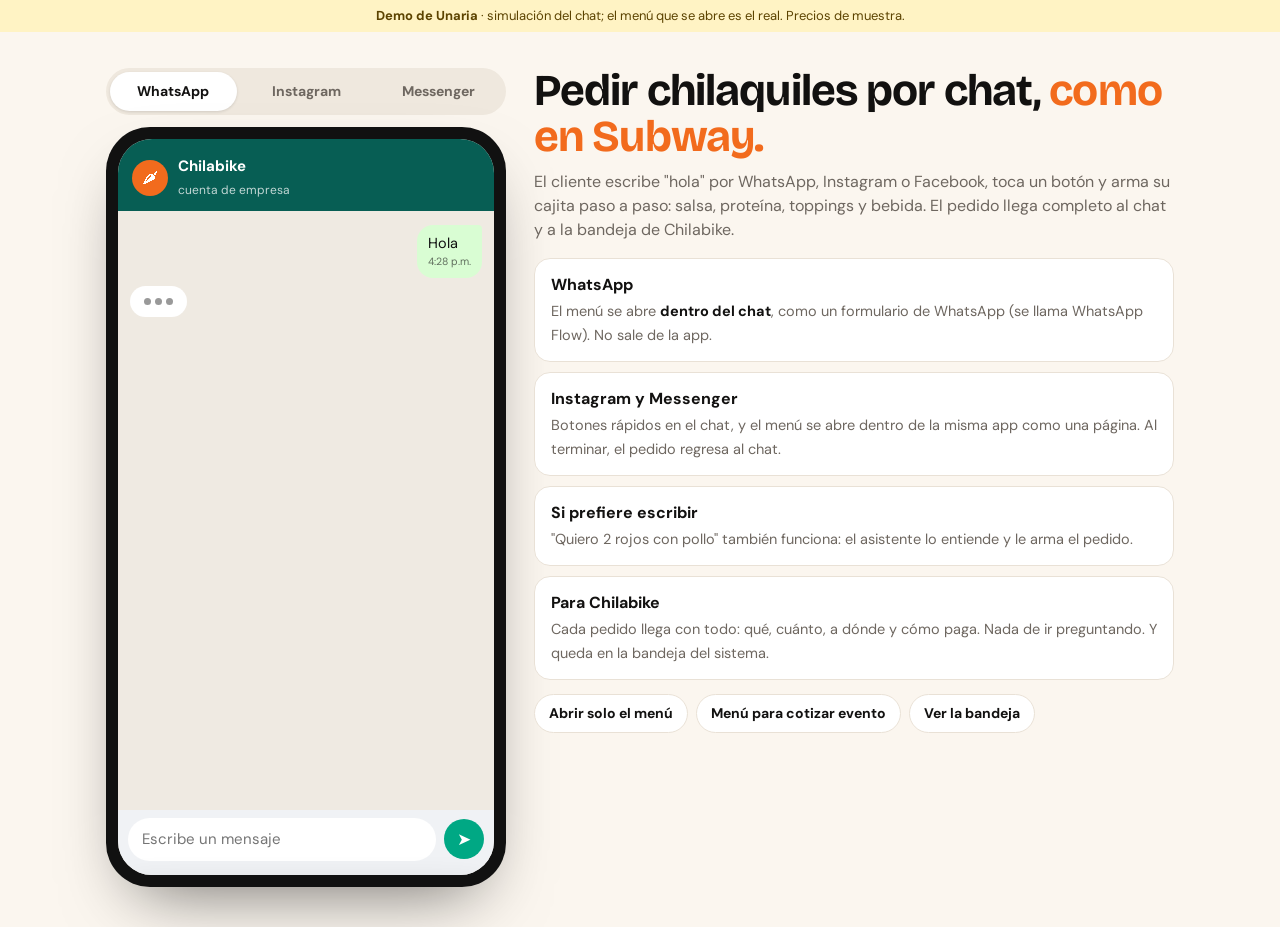
<file: docs/demo/chilabike/chat/index.html>
<!doctype html>
<!-- DEMO de Unaria para Chilabike: así se ve pedir por WhatsApp, Instagram o Messenger con el menú interactivo.
     El chat es una simulación; el menú ("Arma tu cajita", ../arma/) es la página real que se abre dentro de cada app. -->
<html lang="es">
<head>
<meta charset="utf-8">
<meta name="viewport" content="width=device-width, initial-scale=1, viewport-fit=cover">
<title>Pedir por chat · Chilabike (demo)</title>
<meta name="robots" content="noindex, nofollow">
<meta name="color-scheme" content="light only">
<link rel="preconnect" href="https://fonts.googleapis.com"><link rel="preconnect" href="https://fonts.gstatic.com" crossorigin>
<link rel="stylesheet" href="https://fonts.googleapis.com/css2?family=Bricolage+Grotesque:opsz,wght@12..96,700;12..96,800&family=DM+Sans:wght@400;500;700&display=swap">
<style>
:root { --negro:#121110; --crema:#FBF6EF; --naranja:#F26B1D; --texto:#2B2724; --gris:#6E6760; --linea:#E9E1D6; color-scheme:light;
  --f-disp:'Bricolage Grotesque','Arial Black',Arial,sans-serif; --f-txt:'DM Sans',Arial,sans-serif; }
* { box-sizing:border-box; }
body { margin:0; background:var(--crema); color:var(--texto); font:400 16px/1.5 var(--f-txt); -webkit-font-smoothing:antialiased; }
.demo { background:#FFF3C4; color:#5C4300; font-size:13px; text-align:center; padding:6px 14px; }
.cont { max-width:1100px; margin:0 auto; padding:24px 16px 40px; display:grid; grid-template-columns:minmax(0,1fr); gap:28px; }
@media (min-width:900px) { .cont { grid-template-columns:400px minmax(0,1fr); align-items:start; padding-top:36px; } .lado { position:sticky; top:24px; order:2; } }
.tabs { display:flex; gap:6px; background:#EFE8DE; padding:4px; border-radius:999px; margin-bottom:12px; }
.tabs button { flex:1; font:inherit; font-size:14px; font-weight:700; border:0; background:transparent; color:var(--gris); padding:9px 6px; border-radius:999px; cursor:pointer; }
.tabs button.on { background:#fff; color:var(--negro); box-shadow:0 1px 3px rgba(0,0,0,.12); }
.tel { position:relative; width:100%; max-width:400px; height:760px; margin:0 auto; border-radius:44px; background:#111; padding:12px; box-shadow:0 30px 70px -30px rgba(0,0,0,.6); }
.pant { position:relative; height:100%; border-radius:34px; overflow:hidden; display:flex; flex-direction:column; background:var(--fondo); }
.top { display:flex; align-items:center; gap:10px; padding:16px 14px 10px; background:var(--barra); color:var(--barra-t); }
.top .av { width:36px; height:36px; border-radius:50%; background:var(--naranja); display:grid; place-items:center; font-size:16px; flex:none; }
.top b { display:block; font-size:15px; } .top small { font-size:12px; opacity:.75; }
.hilo { flex:1; overflow:auto; padding:14px 12px; display:flex; flex-direction:column; gap:8px; scroll-behavior:smooth; }
.b { max-width:82%; padding:8px 11px; border-radius:16px; font-size:14.5px; line-height:1.4; white-space:pre-line; animation:in .25s ease both; overflow-wrap:anywhere; }
@keyframes in { from { opacity:0; transform:translateY(8px); } to { opacity:1; transform:none; } }
.b.ellos { align-self:flex-start; background:var(--b-ellos); color:var(--b-ellos-t); border-top-left-radius:4px; }
.b.yo { align-self:flex-end; background:var(--b-yo); color:var(--b-yo-t); border-top-right-radius:4px; }
.b small { display:block; font-size:10.5px; opacity:.6; text-align:right; margin-top:2px; }
.b a { color:inherit; text-decoration:underline; word-break:break-all; }
.b .form { font-size:11.5px; font-weight:700; opacity:.7; display:block; margin-bottom:3px; }
.botones { align-self:flex-start; width:82%; display:grid; gap:4px; margin-top:-4px; animation:in .25s ease both; }
.botones button { font:inherit; font-size:14.5px; font-weight:600; border:0; background:var(--b-ellos); color:var(--accion); padding:10px; border-radius:12px; cursor:pointer; }
.rapidas { display:flex; gap:6px; overflow-x:auto; padding:6px 12px; scrollbar-width:none; }
.rapidas button { flex:none; font:inherit; font-size:14px; font-weight:600; border:1.5px solid var(--accion); color:var(--accion); background:transparent; padding:7px 13px; border-radius:999px; cursor:pointer; }
.tarjeta { align-self:flex-start; width:78%; border-radius:16px; overflow:hidden; background:var(--b-ellos); color:var(--b-ellos-t); animation:in .25s ease both; box-shadow:0 1px 1px rgba(0,0,0,.06); }
.tarjeta .img { height:120px; background:linear-gradient(110deg,#4F8A2B 0 33%,#B8321D 33% 66%,#F26B1D 66%); display:flex; align-items:flex-end; padding:10px; color:#fff; font:800 20px var(--f-disp); }
.tarjeta .tx { padding:10px 12px 4px; font-size:14px; } .tarjeta .tx b { display:block; font-size:15px; }
.tarjeta button { width:100%; font:inherit; font-weight:700; font-size:14.5px; border:0; border-top:1px solid rgba(0,0,0,.08); background:transparent; color:var(--accion); padding:11px; cursor:pointer; }
.escribe { display:flex; gap:8px; padding:8px 10px 14px; background:var(--barra-baja); align-items:center; }
.escribe input { flex:1; min-width:0; font:inherit; font-size:15px; border:0; border-radius:999px; padding:10px 14px; background:var(--input); }
.escribe button { width:40px; height:40px; border-radius:50%; border:0; background:var(--accion); color:#fff; font-size:17px; cursor:pointer; flex:none; }
.puntos { align-self:flex-start; background:var(--b-ellos); border-radius:16px; padding:12px 14px; display:flex; gap:4px; }
.puntos i { width:7px; height:7px; border-radius:50%; background:#999; animation:p 1s infinite; } .puntos i:nth-child(2) { animation-delay:.15s; } .puntos i:nth-child(3) { animation-delay:.3s; }
@keyframes p { 50% { opacity:.3; } }
.hoja { position:absolute; inset:0; top:auto; height:94%; background:#fff; border-radius:22px 22px 0 0; transform:translateY(105%); transition:transform .35s cubic-bezier(.2,.8,.2,1); display:flex; flex-direction:column; z-index:5; box-shadow:0 -10px 40px rgba(0,0,0,.3); }
.hoja.on { transform:none; }
.hoja .barra { display:flex; align-items:center; gap:10px; padding:10px 14px; border-bottom:1px solid #eee; font-size:13px; color:#555; }
.hoja .barra b { color:#111; font-size:14px; } .hoja .barra button { margin-left:auto; border:0; background:#f1f1f1; border-radius:50%; width:30px; height:30px; cursor:pointer; font-size:15px; }
.hoja iframe { flex:1; border:0; width:100%; }
.lado h1 { font-family:var(--f-disp); font-size:clamp(30px,5vw,44px); line-height:1.05; letter-spacing:-.02em; margin:0 0 10px; color:var(--negro); }
.lado h1 span { color:var(--naranja); }
.lado p { color:var(--gris); margin:0 0 16px; }
.cards { display:grid; gap:10px; }
.card { background:#fff; border:1px solid var(--linea); border-radius:16px; padding:14px 16px; }
.card > b { display:block; color:var(--negro); margin-bottom:2px; } .card span b { color:var(--negro); } .card span { color:var(--gris); font-size:14.5px; }
.prueba { display:flex; flex-wrap:wrap; gap:8px; margin-top:14px; }
.prueba a { font-size:14px; font-weight:700; color:var(--negro); background:#fff; border:1.5px solid var(--linea); border-radius:999px; padding:8px 14px; text-decoration:none; }
/* temas */
.wa { --fondo:#EFEAE2; --barra:#075E54; --barra-t:#fff; --b-ellos:#fff; --b-ellos-t:#111; --b-yo:#D9FDD3; --b-yo-t:#111; --accion:#00A884; --barra-baja:#F0F2F5; --input:#fff; }
.ig { --fondo:#fff; --barra:#fff; --barra-t:#111; --b-ellos:#EFEFEF; --b-ellos-t:#111; --b-yo:linear-gradient(135deg,#7638FA,#D300C5 60%,#FF7A00); --b-yo-t:#fff; --accion:#7638FA; --barra-baja:#fff; --input:#EFEFEF; }
.fb { --fondo:#fff; --barra:#fff; --barra-t:#111; --b-ellos:#E9E9EB; --b-ellos-t:#111; --b-yo:#0084FF; --b-yo-t:#fff; --accion:#0084FF; --barra-baja:#fff; --input:#F0F0F0; }
.ig .top, .fb .top { border-bottom:1px solid #eee; }
.ig .b.yo { background:var(--b-yo); }
</style>
</head>
<body>
<div class="demo"><b>Demo de Unaria</b> · simulación del chat; el menú que se abre es el real. Precios de muestra.</div>
<div class="cont">
  <div class="lado">
    <h1>Pedir chilaquiles por chat, <span>como en Subway.</span></h1>
    <p>El cliente escribe "hola" por WhatsApp, Instagram o Facebook, toca un botón y arma su cajita paso a paso: salsa, proteína, toppings y bebida. El pedido llega completo al chat y a la bandeja de Chilabike.</p>
    <div class="cards">
      <div class="card"><b>WhatsApp</b><span>El menú se abre <b>dentro del chat</b>, como un formulario de WhatsApp (se llama WhatsApp Flow). No sale de la app.</span></div>
      <div class="card"><b>Instagram y Messenger</b><span>Botones rápidos en el chat, y el menú se abre dentro de la misma app como una página. Al terminar, el pedido regresa al chat.</span></div>
      <div class="card"><b>Si prefiere escribir</b><span>"Quiero 2 rojos con pollo" también funciona: el asistente lo entiende y le arma el pedido.</span></div>
      <div class="card"><b>Para Chilabike</b><span>Cada pedido llega con todo: qué, cuánto, a dónde y cómo paga. Nada de ir preguntando. Y queda en la bandeja del sistema.</span></div>
    </div>
    <div class="prueba"><a href="../arma/" target="_blank" rel="noopener">Abrir solo el menú</a><a href="../arma/?modo=evento" target="_blank" rel="noopener">Menú para cotizar evento</a><a href="../../?demo=chilabike#/chilabike-bandeja" target="_blank" rel="noopener">Ver la bandeja</a></div>
  </div>

  <div>
    <div class="tabs" role="tablist"><button data-c="wa" class="on">WhatsApp</button><button data-c="ig">Instagram</button><button data-c="fb">Messenger</button></div>
    <div class="tel"><div class="pant wa" id="pant">
      <div class="top"><span class="av">🌶</span><span><b id="nom">Chilabike</b><small id="sub">cuenta de empresa</small></span></div>
      <div class="hilo" id="hilo"></div>
      <div class="rapidas" id="rapidas"></div>
      <div class="escribe"><input id="txt" placeholder="Escribe un mensaje" autocomplete="off"><button id="env" aria-label="Enviar">➤</button></div>
      <div class="hoja" id="hoja"><div class="barra"><span id="hoja-t"></span><button id="cerrar" aria-label="Cerrar">✕</button></div><iframe id="marco" title="Menú de Chilabike" allow="geolocation"></iframe></div>
    </div></div>
  </div>
</div>
<script src="../menu-ejemplo.js?v=20261104-1947"></script>
<script>
var MENU = window.MENU_CHILABIKE || {}; try { var g_ = JSON.parse(localStorage.getItem('chilabike-demo-menu') || 'null'); if (g_) MENU = Object.assign({}, MENU, g_, { ubicaciones: g_.ubicaciones || MENU.ubicaciones }); } catch (e) {}
var gen = 0, canal = 'wa', hilo = document.getElementById('hilo'), rap = document.getElementById('rapidas'), num = 128;
var NOM = { wa: ['Chilabike', 'cuenta de empresa'], ig: ['chilabike.mty', 'Chila Bike'], fb: ['Chilabike', 'Suele responder en minutos'] };
var hora = function () { return new Date().toLocaleTimeString('es-MX', { hour: 'numeric', minute: '2-digit' }); };
var espera = function (ms) { return new Promise(function (r) { setTimeout(r, ms); }); };
function burbuja(quien, texto, extra) {
  var d = document.createElement('div'); d.className = 'b ' + quien;
  d.innerHTML = (extra || '') + texto.replace(/[&<>]/g, function (c) { return { '&': '&amp;', '<': '&lt;', '>': '&gt;' }[c]; }).replace(/https?:\/\/[^\s<]+/g, function (u) { return '<a href="' + u + '" target="_blank" rel="noopener">' + u + '</a>'; }) + '<small>' + hora() + '</small>';
  hilo.appendChild(d); hilo.scrollTop = hilo.scrollHeight; return d;
}
async function bot(texto, botones) {
  var mia = gen;
  if (mia !== gen) return;
  var p = document.createElement('div'); p.className = 'puntos'; p.innerHTML = '<i></i><i></i><i></i>'; hilo.appendChild(p); hilo.scrollTop = hilo.scrollHeight;
  await espera(700 + Math.min(900, texto.length * 8)); p.remove();
  if (mia !== gen) return;   // cambiaron de app mientras escribía
  burbuja('ellos', texto); opciones(botones || []);
}
// WhatsApp: botones debajo del mensaje · Instagram y Messenger: respuestas rápidas arriba del teclado
function opciones(lista) {
  rap.innerHTML = '';
  if (!lista.length) return;
  if (canal === 'wa') {
    var g = document.createElement('div'); g.className = 'botones';
    lista.forEach(function (o) { var b = document.createElement('button'); b.textContent = o[0]; b.onclick = function () { g.remove(); elegir(o); }; g.appendChild(b); });
    hilo.appendChild(g);
  } else lista.forEach(function (o) { var b = document.createElement('button'); b.textContent = o[0]; b.onclick = function () { rap.innerHTML = ''; elegir(o); }; rap.appendChild(b); });
  hilo.scrollTop = hilo.scrollHeight;
}
function elegir(o) { burbuja('yo', o[0]); o[1](); }
function tarjeta(titulo, texto, boton, accion) {
  var t = document.createElement('div'); t.className = 'tarjeta';
  t.innerHTML = '<div class="img">' + titulo + '</div><div class="tx"><b>' + texto[0] + '</b>' + texto[1] + '</div><button>' + boton + '</button>';
  t.querySelector('button').onclick = accion; hilo.appendChild(t); hilo.scrollTop = hilo.scrollHeight;
}
var INICIO = [['🌶️ Pedir mi cajita', function () { abrirMenu(false); }], ['🎉 Cotizar un evento', function () { abrirMenu(true); }], ['📍 Sucursales y horario', sucursales]];
async function abrirMenu(evento) {
  await bot(evento ? '¡Qué buen plan! 🙌 Cotízalo aquí en un minuto:' : '¡Va! Arma tu cajita como la quieras 👇');
  tarjeta(evento ? 'Cotiza tu evento' : 'Arma tu cajita', evento ? ['Eventos Chilabike', 'Fecha, horario, personas y tu cotización al instante.'] : ['Menú Chilabike', 'Salsa, proteína, toppings y bebida.'],
    canal === 'wa' ? (evento ? '📋 Cotizar' : '📋 Ver menú y pedir') : (evento ? 'Cotizar evento' : 'Abrir menú'), function () { hoja(evento); });
}
function hoja(evento) {
  document.getElementById('hoja-t').innerHTML = canal === 'wa' ? '<b>Chilabike</b> · formulario de WhatsApp' : '🔒 <b>chilabike.mx</b> · se abre dentro de ' + (canal === 'ig' ? 'Instagram' : 'Messenger');
  document.getElementById('marco').src = '../arma/?canal=' + canal + (evento ? '&modo=evento' : '');
  document.getElementById('hoja').classList.add('on');
}
document.getElementById('cerrar').onclick = function () { document.getElementById('hoja').classList.remove('on'); };
// Las ubicaciones con el formato que ya usa Javier en el chat (salen de Menú → Sucursales)
function textoUbicaciones() {
  var U = MENU.ubicaciones || {};
  return '📍 Ubicaciones:\n\n' + (MENU.sucursales || []).map(function (n, i) { var u = U[n] || {};
    return (i % 2 ? '🟠 ' : '⚫ ') + n + (u.nota ? ' (' + u.nota.toLowerCase() + ')' : '') + (u.direccion ? '\n📍 ' + u.direccion : '') + (u.referencia ? '\n(' + u.referencia + ')' : '') + (u.mapa ? '\n' + u.mapa : ''); }).join('\n\n');
}
async function sucursales() {
  await bot(textoUbicaciones(), [['🌶️ Pedir mi cajita', function () { abrirMenu(false); }], ['🎉 Cotizar un evento', function () { abrirMenu(true); }]]);
}
window.addEventListener('message', async function (e) {
  if (!e.data || !e.data.chilabike) return;
  var p = e.data.pedido;
  await espera(500); document.getElementById('hoja').classList.remove('on');
  await espera(350);
  burbuja('yo', p.texto, canal === 'wa' ? '<span class="form">📋 Respuesta del formulario</span>' : '');
  if (p.tipo === 'evento') {
    var ev = p.evento, $$ = function (n) { return '$' + Math.round(n).toLocaleString('es-MX'); };
    await bot('¡Gracias! 🎉 Para ' + ev.personas + ' personas ' + (ev.horario ? '(' + ev.horario.toLowerCase() + ') ' : '') + (ev.monto ? 'sale en ' + $$(ev.precio_persona) + ' por persona: ' + $$(ev.monto) + '.' : 'te paso tu cotización en un momento.') +
      '\nEl traslado y montaje te lo cotizo según la ubicación 🚚' + (ev.anticipo_sugerido ? '\nPara apartar la fecha es el 50% (' + $$(ev.anticipo_sugerido) + ') y el resto el día del evento.' : '') + '\n¿Te aparto la fecha?', [['✅ Sí, apartar', async function () {
      if (!ev.ubicacion) return pedirUbicacion(ev);
      await bot('¡Va! Te paso los datos para el anticipo por transferencia y me mandas el comprobante por aquí 🙌'); }], ['📍 Mandar ubicación', function () { pedirUbicacion(ev, true); }], ['🤔 Tengo dudas', async function () {
      await bot('Claro, dime y te contesto. Si prefieres, Javier te marca.'); }]]);
  } else {
    num++;
    if (p.pago === 'Transferencia') await bot('¡Recibido! 🙌 Tu pedido #' + num + ' suma ' + '$' + p.total + '.\nTransfiere a la CLABE [__] y manda tu comprobante por aquí. En cuanto llegue, entra a cocina.');
    else await bot('¡Listo! 🙌 Tu pedido #' + num + ' ya está en la cocina 🍳\nTotal: $' + p.total + ' en efectivo. Te aviso cuando salga.');
    var u = p.sucursal ? ((MENU.ubicaciones || {})[p.sucursal] || {}) : null;
    await espera(2200);
    if (u) await bot('✅ Tu pedido #' + num + ' ya está listo en ' + p.sucursal + '.' + (u.direccion ? '\n📍 ' + u.direccion : '') + (u.mapa ? '\n' + u.mapa : ''));
    else await bot('🛵 Tu pedido #' + num + ' ya va en camino. Llega en unos 25 min.');
  }
});
// Javier siempre pide la ubicación del evento para confirmar el traslado y montaje
async function pedirUbicacion(ev, ya) {
  if (!ya) await bot('Para apartarte la fecha, mándame la ubicación del evento 📍 y te confirmo el traslado y montaje.', [['📍 Enviar ubicación', function () { pedirUbicacion(ev, true); }]]);
  else {
    burbuja('yo', '📍 Ubicación: ' + ev.direccion + '\nhttps://maps.google.com/?q=25.6489,-100.2860', canal === 'wa' ? '<span class="form">Ubicación</span>' : '');
    var tr = ev.traslado || 650, tot = (ev.precio_persona || 110) * ev.personas + tr, $$ = function (n) { return '$' + Math.round(n).toLocaleString('es-MX'); };
    await bot('¡Gracias! Ya la vi 👀 El traslado y montaje queda en ' + $$(tr) + '.\nTotal: ' + $$(tot) + '. Para apartar la fecha es el 50% (' + $$(tot / 2) + ') y el resto el día del evento. ¿Te paso los datos para el anticipo?', [['✅ Sí, pásamelos', async function () {
      await bot('Va 🙌 Transfiere a la CLABE [__] a nombre de [__] y mándame el comprobante por aquí. En cuanto llegue, tu fecha queda apartada ✅'); }]]);
  }
}
// Texto libre: el asistente lo entiende (en el demo, unas frases de ejemplo)
async function libre(t) {
  burbuja('yo', t);
  var s = t.toLowerCase(), n = (s.match(/\d+/) || ['1'])[0];
  var salsa = /mixt/.test(s) ? 'mixtos' : /roj/.test(s) ? 'rojos' : /verd/.test(s) ? 'verdes' : null;
  var prot = /arrach/.test(s) ? 'arrachera' : /huevo/.test(s) ? 'huevo' : /chorizo/.test(s) ? 'chorizo' : /pollo/.test(s) ? 'pollo' : null;
  if (/d[oó]nde (est|qued)|ubicaci|sucursal|direcci[oó]n|mapa|c[oó]mo llego/.test(s)) return sucursales();
  if (/evento|boda|cumple|fiesta|xv|personas/.test(s)) return abrirMenu(true);
  if (salsa) return bot('Va, te anoto ' + n + ' cajita' + (n > 1 ? 's' : '') + ' de ' + salsa + (prot ? ' con ' + prot : '') + ' 🌶️\n¿Le pones algo más o así está bien?', [['➕ Agregar toppings', function () { abrirMenu(false); }], ['👌 Así está bien', async function () {
    await bot('Perfecto. ¿A domicilio o pasas por él?', [['🛵 A domicilio', async function () { await bot('Pásame tu dirección y te digo el total con envío.'); }], ['🏪 Paso por él', async function () { await bot('¿A qué sucursal vas? Te lo tenemos listo en 15 min.\n\n' + textoUbicaciones()); }]]); }]]);
  if (/hola|buen|que tal|qué tal|hey/.test(s)) return bienvenida();
  return bot('Te ayudo con eso 🙌 ¿Quieres pedir o cotizar un evento?', INICIO);
}
async function bienvenida() { await bot('¡Hola! 👋 Bienvenido a Chilabike, si los pruebas repites 🌶️\n¿Qué se te antoja hoy?', INICIO); }
var txt = document.getElementById('txt');
document.getElementById('env').onclick = function () { var t = txt.value.trim(); if (t) { txt.value = ''; libre(t); } };
txt.onkeydown = function (e) { if (e.key === 'Enter') document.getElementById('env').click(); };
function reiniciar() {
  gen++;
  document.getElementById('pant').className = 'pant ' + canal; document.getElementById('nom').textContent = NOM[canal][0]; document.getElementById('sub').textContent = NOM[canal][1];
  hilo.innerHTML = ''; rap.innerHTML = ''; document.getElementById('hoja').classList.remove('on');
  setTimeout(function () { burbuja('yo', 'Hola'); bienvenida(); }, 300);
}
document.querySelectorAll('[data-c]').forEach(function (b) { b.onclick = function () { document.querySelectorAll('[data-c]').forEach(function (x) { x.classList.toggle('on', x === b); }); canal = b.dataset.c; reiniciar(); }; });
reiniciar();
</script>
</body>
</html>
</file>
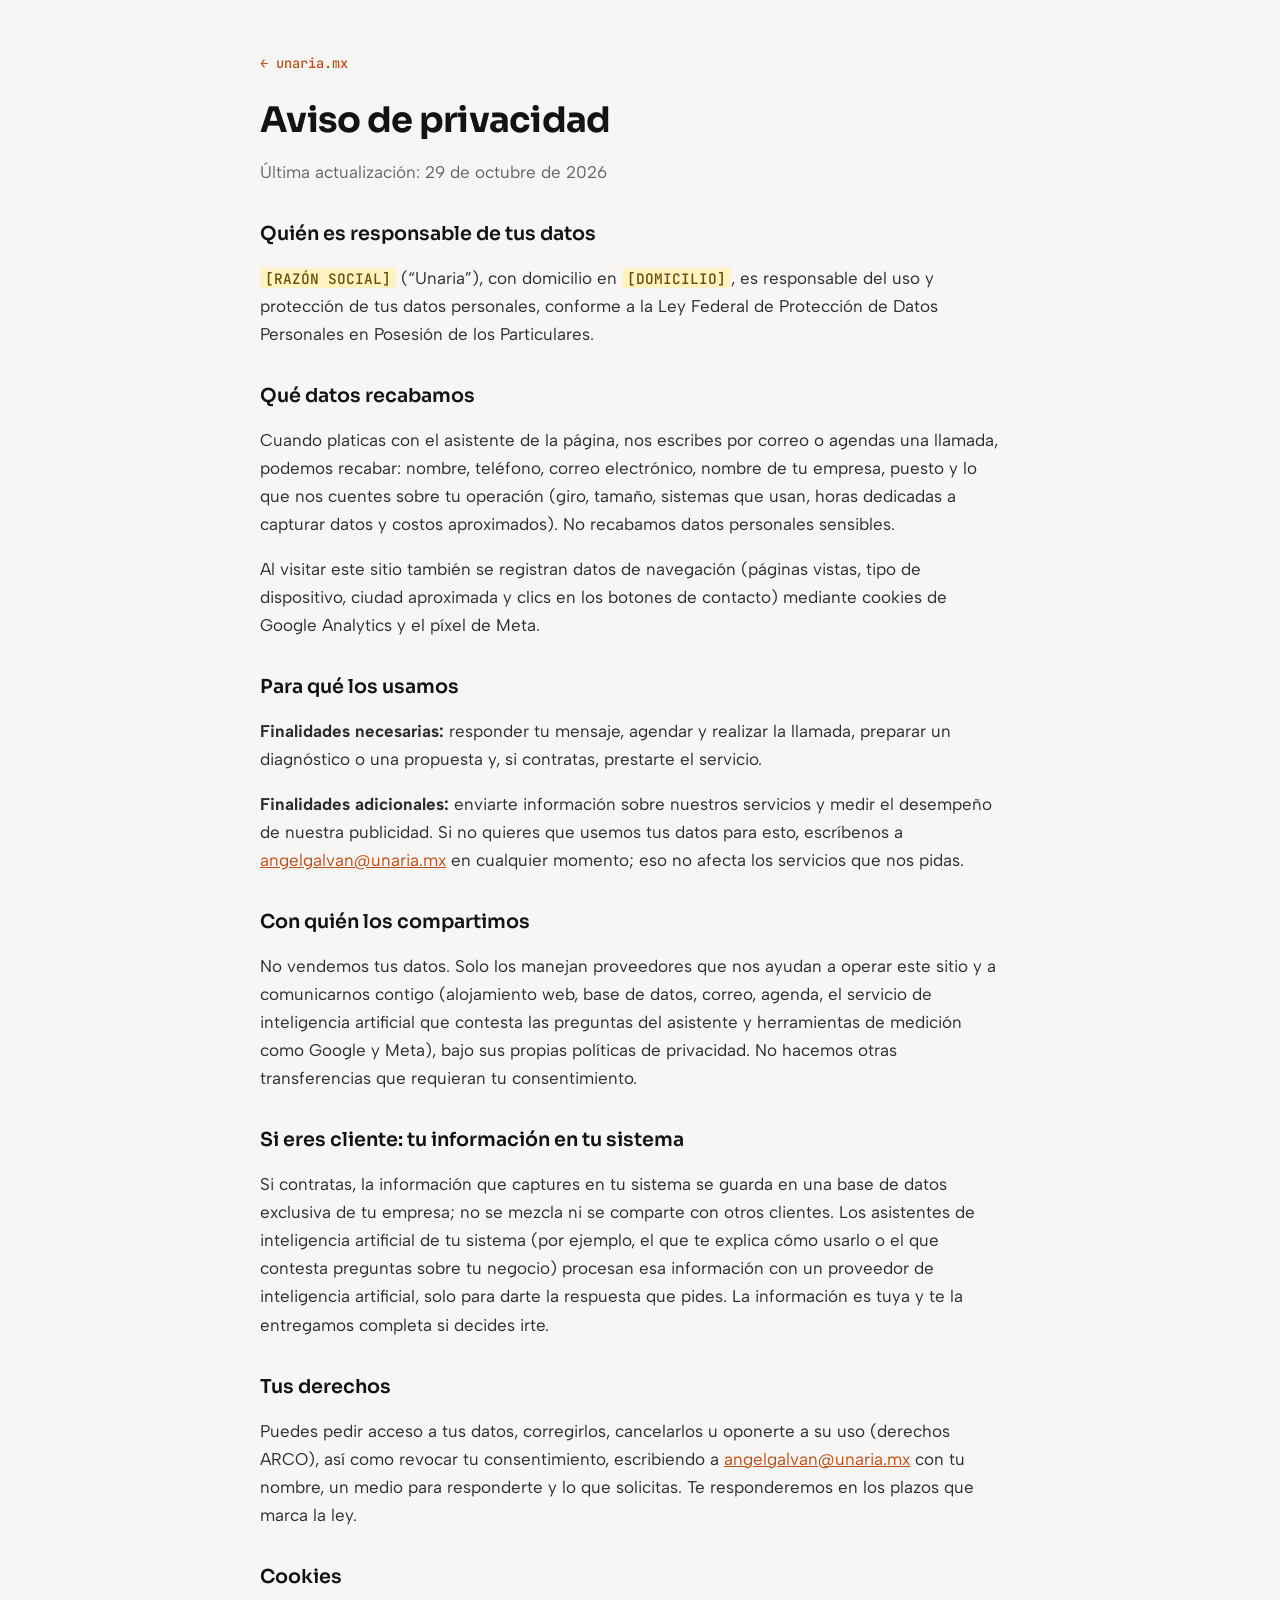
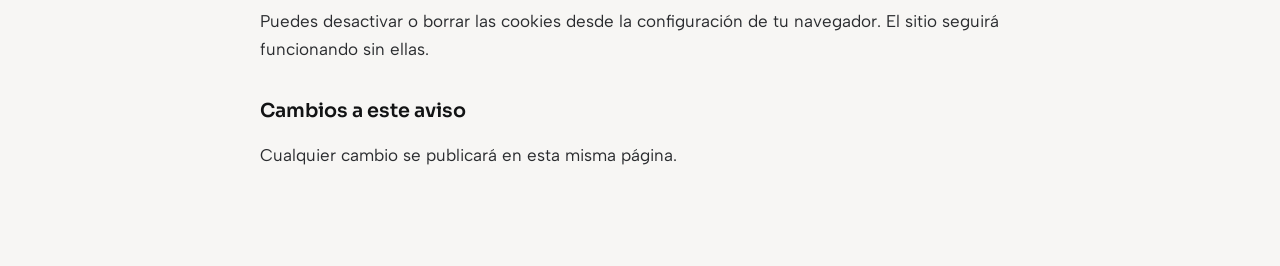
<file: docs/aviso-de-privacidad.html>
<!doctype html>
<html lang="es-MX">
<head>
<meta charset="utf-8">
<meta name="facebook-domain-verification" content="j7nkhatuqslzheots31kg51pumii2w" />
<meta name="viewport" content="width=device-width, initial-scale=1, viewport-fit=cover">
<title>Aviso de privacidad · Unaria</title>
<meta name="robots" content="noindex">
<link rel="icon" href="favicon.svg" type="image/svg+xml">
<link rel="stylesheet" href="https://fonts.googleapis.com/css2?family=Sora:wght@600;700&family=Albert+Sans:wght@400;600&family=JetBrains+Mono:wght@500&display=swap">
<style>
:root { --papel:#F7F6F4; --tinta:#121314; --texto:#2A2C2F; --gris:#62666C; --linea:#E2E1DE; --acento:#BF4D17; --marcador:#FFF3C4; --marcador-texto:#6B4E00; }
body { margin:0; background:var(--papel); color:var(--texto); font:400 17px/1.65 'Albert Sans','Segoe UI',Arial,sans-serif; }
main { max-width: 760px; margin: 0 auto; padding-block: 48px 80px; padding-left: max(20px, env(safe-area-inset-left, 0px)); padding-right: max(20px, env(safe-area-inset-right, 0px)); }
a { color: var(--acento); }
.volver { font: 500 .85rem 'JetBrains Mono', monospace; text-decoration: none; }
h1 { font: 700 2.2rem/1.15 'Sora', Arial, sans-serif; color: var(--tinta); letter-spacing: -.02em; margin: 24px 0 8px; }
h2 { font: 600 1.2rem/1.3 'Sora', Arial, sans-serif; color: var(--tinta); margin: 36px 0 8px; }
p, li { max-width: 68ch; }
.fecha { color: var(--gris); }
.marcador { font: 500 .85em 'JetBrains Mono', monospace; background: var(--marcador); color: var(--marcador-texto); padding: .05em .35em; border-radius: 3px; }
</style>
</head>
<body>
<main>
<a class="volver" href="/">← unaria.mx</a>
<h1>Aviso de privacidad</h1>
<p class="fecha">Última actualización: 29 de octubre de 2026</p>

<h2>Quién es responsable de tus datos</h2>
<p><span class="marcador">[RAZÓN SOCIAL]</span> (“Unaria”), con domicilio en <span class="marcador">[DOMICILIO]</span>, es responsable del uso y protección de tus datos personales, conforme a la Ley Federal de Protección de Datos Personales en Posesión de los Particulares.</p>

<h2>Qué datos recabamos</h2>
<p>Cuando platicas con el asistente de la página, nos escribes por correo o agendas una llamada, podemos recabar: nombre, teléfono, correo electrónico, nombre de tu empresa, puesto y lo que nos cuentes sobre tu operación (giro, tamaño, sistemas que usan, horas dedicadas a capturar datos y costos aproximados). No recabamos datos personales sensibles.</p>
<p>Al visitar este sitio también se registran datos de navegación (páginas vistas, tipo de dispositivo, ciudad aproximada y clics en los botones de contacto) mediante cookies de Google Analytics y el píxel de Meta.</p>

<h2>Para qué los usamos</h2>
<p><b>Finalidades necesarias:</b> responder tu mensaje, agendar y realizar la llamada, preparar un diagnóstico o una propuesta y, si contratas, prestarte el servicio.</p>
<p><b>Finalidades adicionales:</b> enviarte información sobre nuestros servicios y medir el desempeño de nuestra publicidad. Si no quieres que usemos tus datos para esto, escríbenos a <a href="mailto:angelgalvan@unaria.mx">angelgalvan@unaria.mx</a> en cualquier momento; eso no afecta los servicios que nos pidas.</p>

<h2>Con quién los compartimos</h2>
<p>No vendemos tus datos. Solo los manejan proveedores que nos ayudan a operar este sitio y a comunicarnos contigo (alojamiento web, base de datos, correo, agenda, el servicio de inteligencia artificial que contesta las preguntas del asistente y herramientas de medición como Google y Meta), bajo sus propias políticas de privacidad. No hacemos otras transferencias que requieran tu consentimiento.</p>

<h2>Si eres cliente: tu información en tu sistema</h2>
<p>Si contratas, la información que captures en tu sistema se guarda en una base de datos exclusiva de tu empresa; no se mezcla ni se comparte con otros clientes. Los asistentes de inteligencia artificial de tu sistema (por ejemplo, el que te explica cómo usarlo o el que contesta preguntas sobre tu negocio) procesan esa información con un proveedor de inteligencia artificial, solo para darte la respuesta que pides. La información es tuya y te la entregamos completa si decides irte.</p>

<h2>Tus derechos</h2>
<p>Puedes pedir acceso a tus datos, corregirlos, cancelarlos u oponerte a su uso (derechos ARCO), así como revocar tu consentimiento, escribiendo a <a href="mailto:angelgalvan@unaria.mx">angelgalvan@unaria.mx</a> con tu nombre, un medio para responderte y lo que solicitas. Te responderemos en los plazos que marca la ley.</p>

<h2>Cookies</h2>
<p>Puedes desactivar o borrar las cookies desde la configuración de tu navegador. El sitio seguirá funcionando sin ellas.</p>

<h2>Cambios a este aviso</h2>
<p>Cualquier cambio se publicará en esta misma página.</p>
</main>
</body>
</html>
</file>
